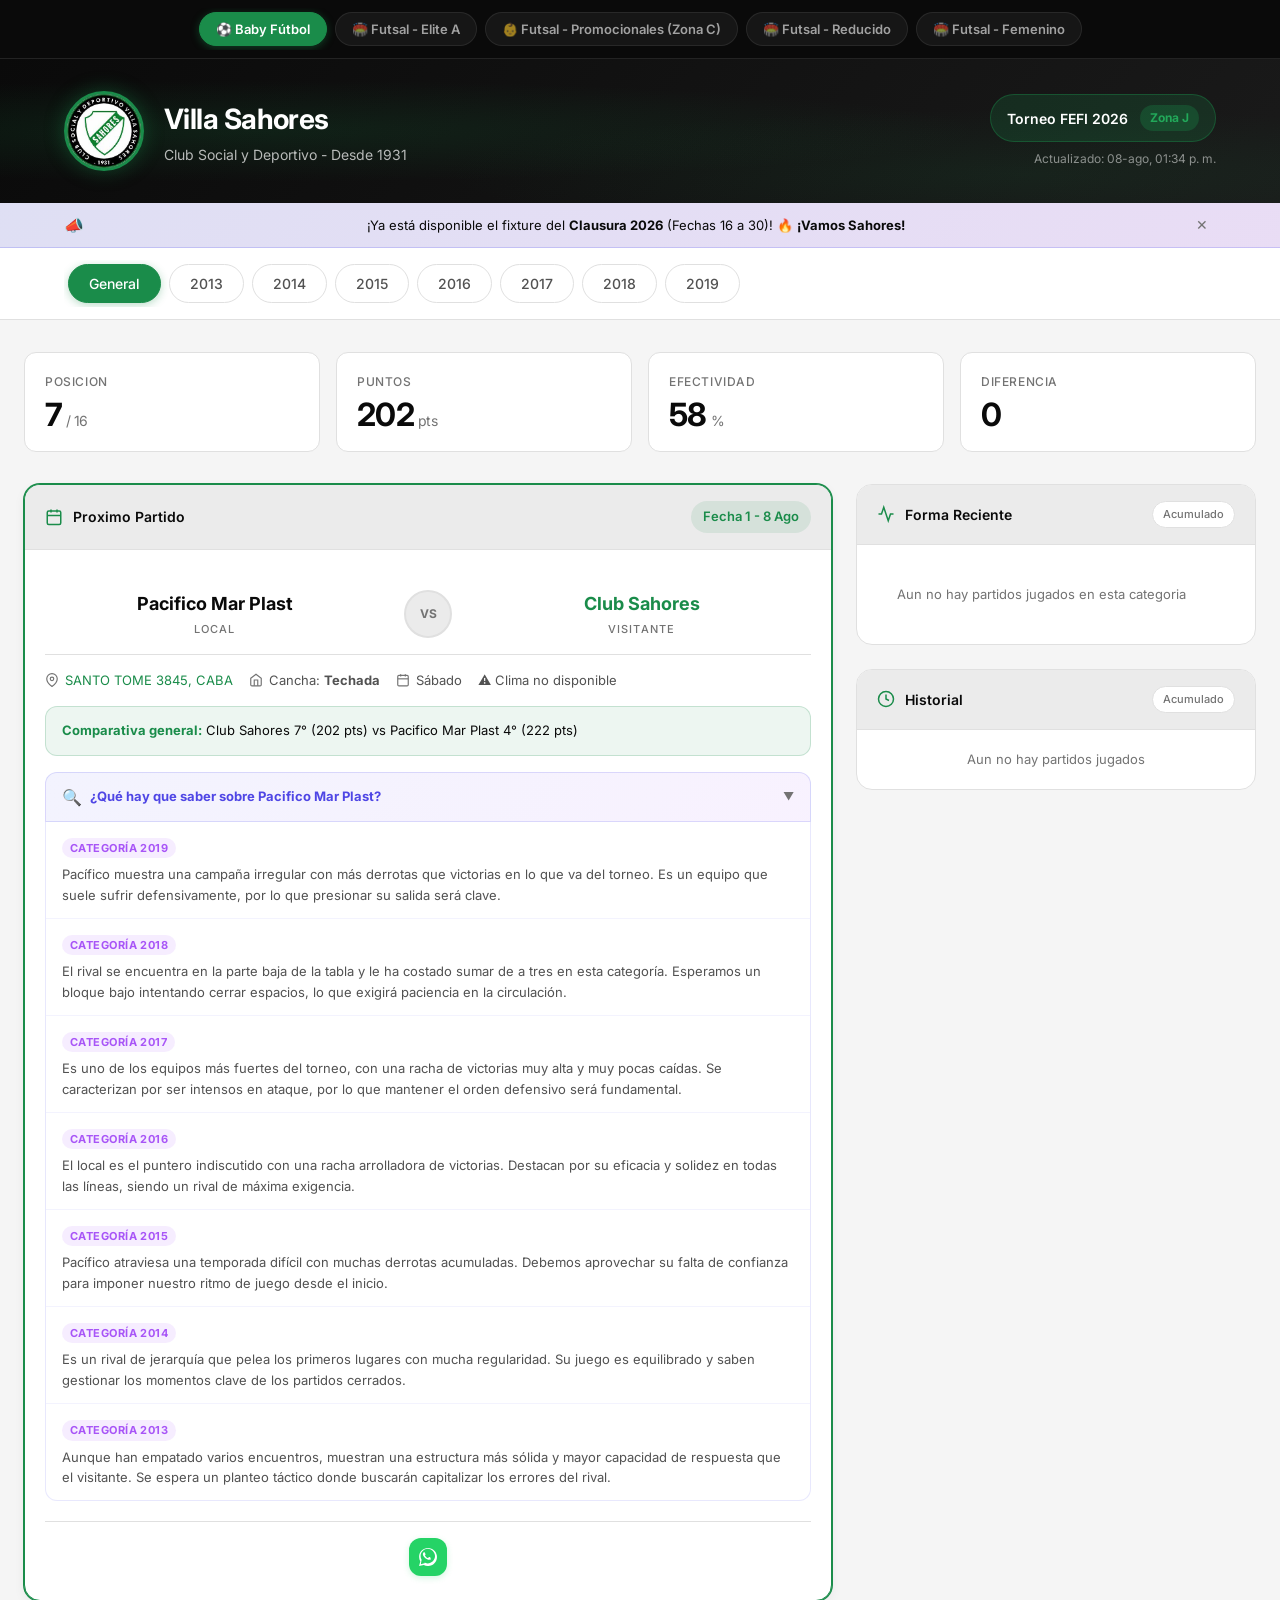
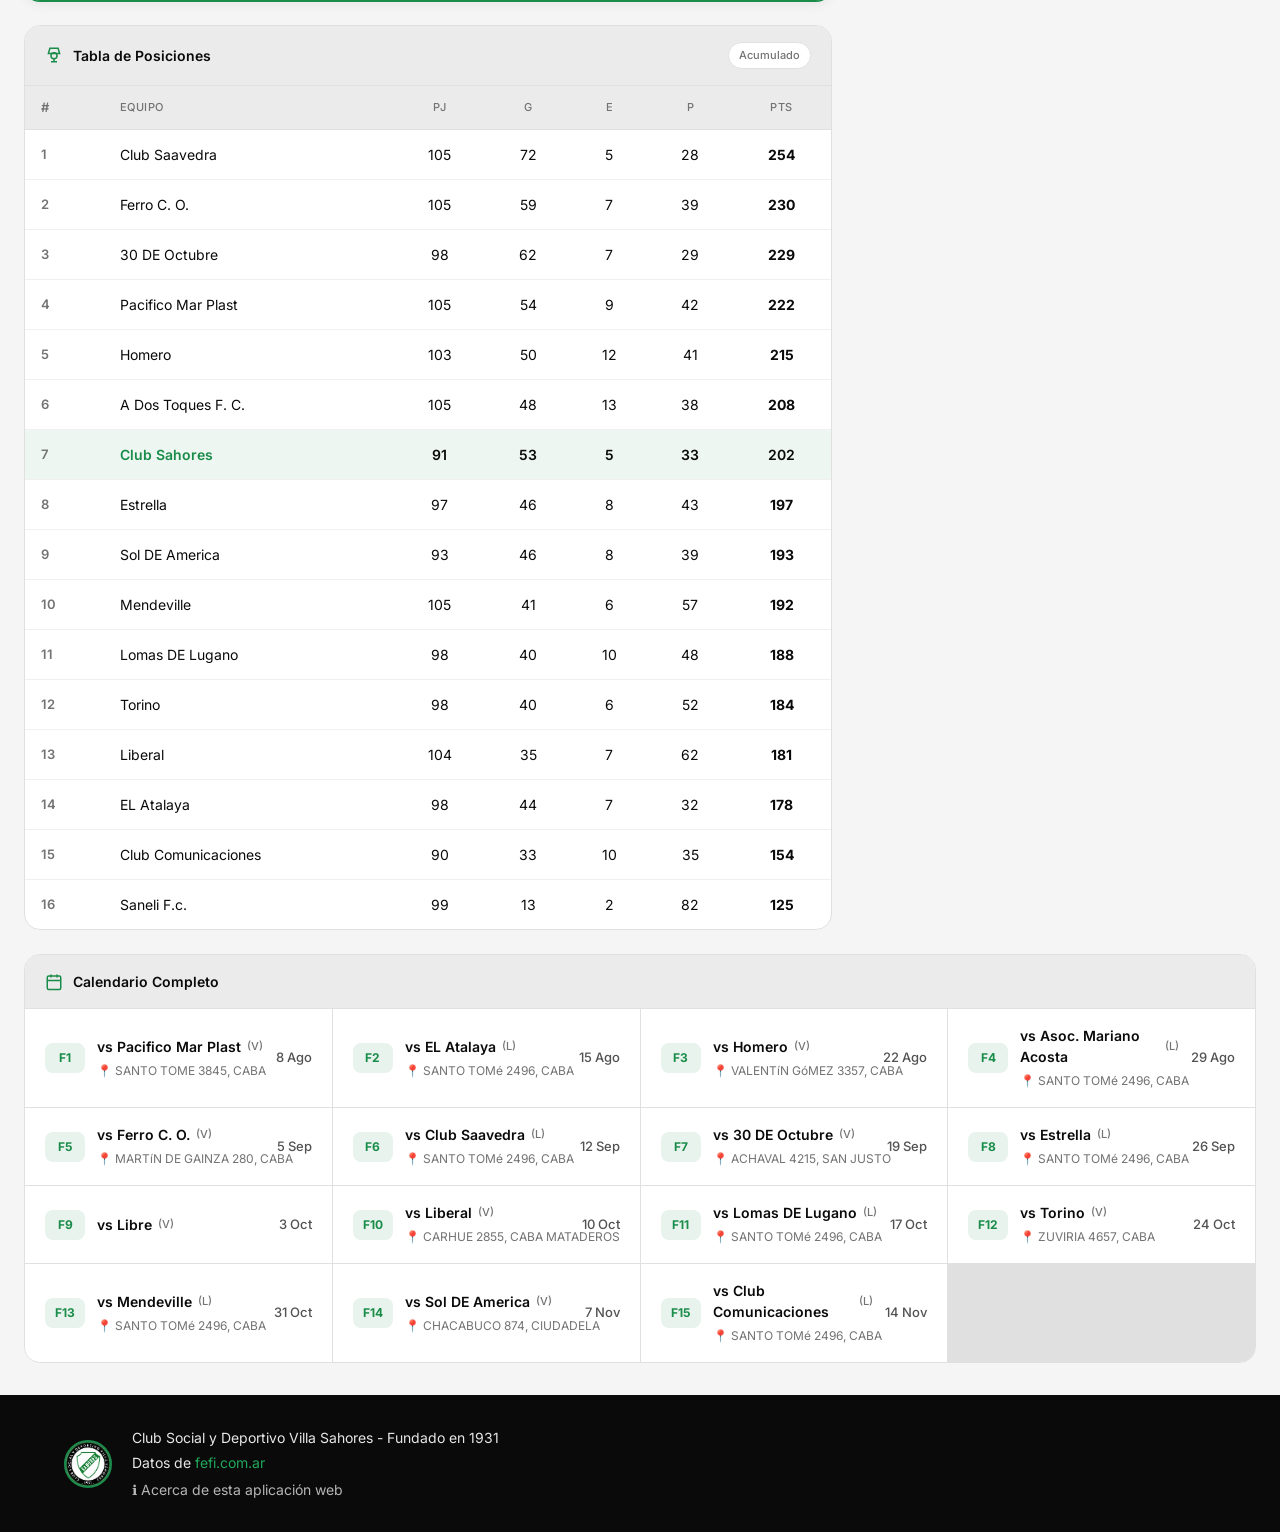
<file: index.html>
<!DOCTYPE html>
<html lang="es-AR">
<head>
  <meta charset="UTF-8">
  <meta name="viewport" content="width=device-width, initial-scale=1.0, viewport-fit=cover">
  <meta name="theme-color" content="#1a8c4a">
  <meta name="description" content="Dashboard del torneo FEFI 2026 - Club Social y Deportivo Villa Sahores, Zona J">
  <title>Villa Sahores - Dashboard Deportivo</title>

  <!-- PWA Manifest -->
  <link rel="manifest" href="manifest.json">

  <!-- iOS PWA (Apple) -->
  <meta name="apple-mobile-web-app-capable" content="yes">
  <meta name="apple-mobile-web-app-status-bar-style" content="default">
  <meta name="apple-mobile-web-app-title" content="Sahores">
  <link rel="apple-touch-icon" href="images/apple-touch-icon.png">
  <link rel="apple-touch-icon" sizes="180x180" href="images/apple-touch-icon.png">

  <!-- Android / General -->
  <link rel="icon" type="image/png" sizes="192x192" href="images/icon-192.png">
  <link rel="icon" type="image/png" sizes="512x512" href="images/icon-512.png">
  <link rel="shortcut icon" href="images/icon-192.png">

  <link rel="preconnect" href="https://fonts.googleapis.com">
  <link rel="preconnect" href="https://fonts.gstatic.com" crossorigin>
  <link href="https://fonts.googleapis.com/css2?family=Inter:wght@400;500;600;700&display=swap" rel="stylesheet">
  <link rel="stylesheet" href="styles.css?v=12">

  <!-- Google tag (gtag.js) -->
  <script async src="https://www.googletagmanager.com/gtag/js?id=G-KBW05P5Q7M"></script>
  <script>
    window.dataLayer = window.dataLayer || [];
    function gtag(){dataLayer.push(arguments);}
    gtag('js', new Date());
    gtag('config', 'G-KBW05P5Q7M');

    // Helper global para trackear eventos personalizados
    window.trackEvent = function(eventName, eventParams) {
      if (typeof gtag === "function") {
        gtag("event", eventName, eventParams);
      } else {
        console.log("Analytics event:", eventName, eventParams);
      }
    };
  </script>
</head>
<body>
  <!-- Sport Selector -->
  <nav class="sport-selector" id="sport-selector">
    <div class="container sport-selector-row">
      <button class="sport-btn active" data-sport="babyfutbol" id="sport-btn-babyfutbol">
        ⚽ Baby Fútbol
      </button>
      <button class="sport-btn" data-sport="futsal" id="sport-btn-futsal">
        🏟️ Futsal - Elite A
      </button>
      <button class="sport-btn" data-sport="futsal-promo" id="sport-btn-futsal-promo">
        👶 Futsal - Promocionales (Zona C)
      </button>
      <button class="sport-btn" data-sport="futsal-reducido" id="sport-btn-futsal-reducido">
        🏟️ Futsal - Reducido
      </button>
      <button class="sport-btn" data-sport="futsal-femenino" id="sport-btn-futsal-femenino">
        🏟️ Futsal - Femenino
      </button>
    </div>
  </nav>

  <!-- Hero Header -->
  <header class="hero">
    <div class="hero-bg"></div>
    <div class="container hero-content">
      <div class="hero-left">
        <img src="images/logo-sahores.jpeg" alt="Escudo Villa Sahores" class="club-logo">
        <div class="hero-text">
          <h1>Villa Sahores</h1>
          <p class="hero-subtitle" id="hero-subtitle">Club Social y Deportivo - Desde 1931</p>
        </div>
      </div>
      <div class="hero-right">
        <div class="tournament-badge" id="tournament-badge">
          <span class="badge-label" id="badge-label">Torneo FEFI 2026</span>
          <span class="badge-zona" id="badge-zona">Zona J</span>
        </div>
        <div class="updated" id="updated"></div>
      </div>
    </div>
  </header>

  <!-- Announcement Banner (FEFI & Futsal) -->
  <div id="announcement-banner" class="announcement-banner" style="display: none;">
    <div class="container announcement-banner-content">
      <span class="announcement-banner-icon" id="announcement-banner-icon">📣</span>
      <span class="announcement-banner-text" id="announcement-banner-text"></span>
      <button class="announcement-banner-close" onclick="closeAnnouncementBanner()" aria-label="Cerrar aviso">✕</button>
    </div>
  </div>

  <!-- Sub Tournament Selector for Futsal Elite A -->
  <div id="sub-tournament-container" class="sub-tournament-container" style="display: none;">
    <div class="container">
      <div class="sub-tournament-selector" id="sub-tournament-selector">
        <button class="sub-tab-btn active" data-sub="elite">🏆 Elite A (Clausura)</button>
        <button class="sub-tab-btn" data-sub="antecedentes">📜 Antecedentes (Apertura Honor B)</button>
      </div>
    </div>
  </div>

  <!-- Navigation Tabs -->
  <nav class="nav-bar">
    <div class="container">
      <div class="cat-selector" id="cat-selector" role="tablist"></div>
    </div>
  </nav>

  <main class="container main-content">
    <!-- Stats Grid -->
    <section class="stats-grid" id="metrics"></section>

    <!-- Two Column Layout -->
    <div class="two-col">
      <!-- Left Column -->
      <div class="col-main">
        <!-- Proximo Partido -->
        <section class="card card-featured" id="next-match-section">
          <div class="card-header">
            <div class="card-title">
              <svg class="icon" viewBox="0 0 24 24" fill="none" stroke="currentColor" stroke-width="2">
                <rect x="3" y="4" width="18" height="18" rx="2" ry="2"></rect>
                <line x1="16" y1="2" x2="16" y2="6"></line>
                <line x1="8" y1="2" x2="8" y2="6"></line>
                <line x1="3" y1="10" x2="21" y2="10"></line>
              </svg>
              <span>Proximo Partido</span>
            </div>
            <span class="card-badge" id="next-match-date"></span>
          </div>
          <div class="match-content">
            <div class="match-teams" id="next-match-teams"></div>
            <div class="match-meta" id="next-match-meta"></div>
            <div class="match-prediction" id="next-match-prediction"></div>
            <div class="match-scouting" id="next-match-scouting"></div>
            <div class="match-actions" id="next-match-actions"></div>
          </div>
        </section>

        <!-- Tabla de Posiciones -->
        <section class="card">
          <div class="card-header">
            <div class="card-title">
              <svg class="icon" viewBox="0 0 24 24" fill="none" stroke="currentColor" stroke-width="2">
                <path d="M8 21h8M12 17v4M6.5 3h11l2 7h-15l2-7z"></path>
                <circle cx="12" cy="13" r="4"></circle>
              </svg>
              <span>Tabla de Posiciones</span>
            </div>
            <span class="card-tag" id="table-cat-tag"></span>
          </div>
          <div class="table-wrapper">
            <table class="standings" id="standings"></table>
          </div>
        </section>

        <!-- Estadísticas de Goleadores y Tarjetas -->
        <section class="card" id="futsal-stats-card" style="display: none;">
          <div class="card-header">
            <div class="card-title">
              <svg class="icon" viewBox="0 0 24 24" fill="none" stroke="currentColor" stroke-width="2">
                <circle cx="12" cy="8" r="7"></circle>
                <path d="M5.5 21l3-8 7 8"></path>
              </svg>
              <span>Estadísticas de Jugadores</span>
            </div>
            <span class="card-tag" id="futsal-stats-cat-tag"></span>
          </div>
          <div class="table-wrapper">
            <table class="standings" id="futsal-stats-table"></table>
          </div>
        </section>
      </div>

      <!-- Right Column -->
      <div class="col-side">
        <!-- Forma Reciente -->
        <section class="card">
          <div class="card-header">
            <div class="card-title">
              <svg class="icon" viewBox="0 0 24 24" fill="none" stroke="currentColor" stroke-width="2">
                <polyline points="22 12 18 12 15 21 9 3 6 12 2 12"></polyline>
              </svg>
              <span>Forma Reciente</span>
            </div>
            <span class="card-tag" id="form-cat-tag"></span>
          </div>
          <div class="form-row" id="form-row"></div>
        </section>

        <!-- Historial -->
        <section class="card">
          <div class="card-header">
            <div class="card-title">
              <svg class="icon" viewBox="0 0 24 24" fill="none" stroke="currentColor" stroke-width="2">
                <circle cx="12" cy="12" r="10"></circle>
                <polyline points="12 6 12 12 16 14"></polyline>
              </svg>
              <span>Historial</span>
            </div>
            <span class="card-tag" id="history-cat-tag"></span>
          </div>
          <div class="history-list" id="history-list"></div>
        </section>
      </div>
    </div>

    <!-- Calendario Full Width -->
    <section class="card">
      <div class="card-header">
        <div class="card-title">
          <svg class="icon" viewBox="0 0 24 24" fill="none" stroke="currentColor" stroke-width="2">
            <rect x="3" y="4" width="18" height="18" rx="2" ry="2"></rect>
            <line x1="16" y1="2" x2="16" y2="6"></line>
            <line x1="8" y1="2" x2="8" y2="6"></line>
            <line x1="3" y1="10" x2="21" y2="10"></line>
          </svg>
          <span>Calendario Completo</span>
        </div>
      </div>
      <div class="schedule-grid" id="schedule"></div>
    </section>
  </main>

  <footer>
    <div class="container">
      <div class="footer-content">
        <img src="images/logo-sahores.jpeg" alt="Villa Sahores" class="footer-logo">
        <div class="footer-text">
          <p>Club Social y Deportivo Villa Sahores - Fundado en 1931</p>
          <p class="footer-credits" id="footer-credits">Datos de <a href="https://fefi.com.ar/2026-torneo-anual-baby-futbol/j/" target="_blank" rel="noopener">fefi.com.ar</a></p>
          <p class="footer-about">
            <a href="acerca-de.html" class="footer-about-link">ℹ️ Acerca de esta aplicación web</a>
          </p>
        </div>
      </div>
    </div>
  </footer>

  <script src="weather.js?v=20"></script>
  <script src="share.js?v=20"></script>
  <script src="futsal_stats.js?v=20"></script>
  <script src="futsal.js?v=20"></script>
  <script src="futsal_reducido.js?v=20"></script>
  <script src="futsal_femenino.js?v=20"></script>
  <script src="app.js?v=20"></script>

  <!-- Desregistrar Service Worker y limpiar cachés -->
  <script>
    if ('serviceWorker' in navigator) {
      navigator.serviceWorker.getRegistrations().then(function(regs) {
        for (var r of regs) { r.unregister(); }
      });
    }
    if ('caches' in window) {
      caches.keys().then(function(keys) {
        for (var k of keys) { caches.delete(k); }
      });
    }
  </script>
</body>
</html>
</file>
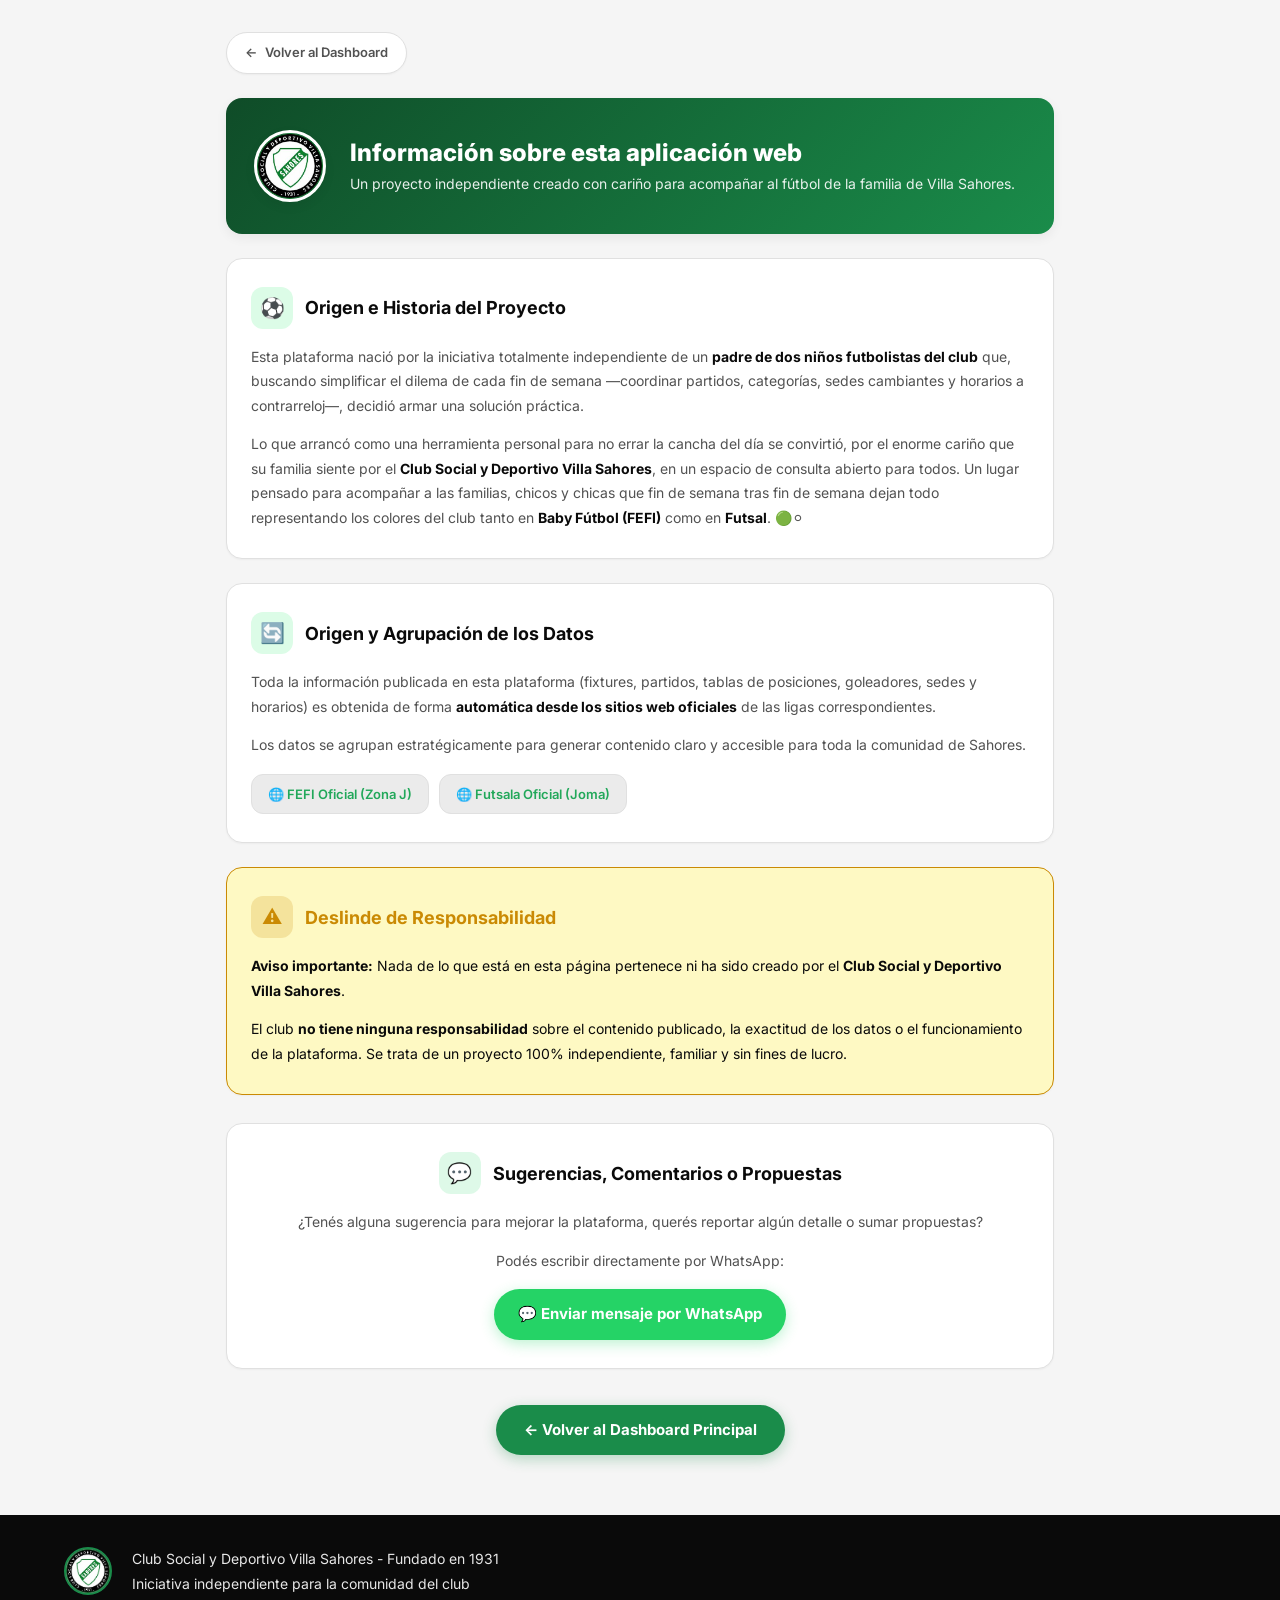
<file: acerca-de.html>
<!DOCTYPE html>
<html lang="es-AR">
<head>
  <meta charset="UTF-8">
  <meta name="viewport" content="width=device-width, initial-scale=1.0">
  <meta name="theme-color" content="#1a8c4a">
  <meta name="description" content="Información sobre la aplicación web del Club Social y Deportivo Villa Sahores">
  <title>Información sobre esta App Web - Villa Sahores</title>
  
  <!-- PWA Manifest & Icons -->
  <link rel="manifest" href="manifest.json">
  <link rel="apple-touch-icon" href="images/apple-touch-icon.png">
  <link rel="apple-touch-icon" sizes="180x180" href="images/apple-touch-icon.png">
  <link rel="icon" type="image/png" sizes="192x192" href="images/icon-192.png">
  <link rel="icon" type="image/png" sizes="512x512" href="images/icon-512.png">
  <link rel="shortcut icon" href="images/icon-192.png">

  <link rel="preconnect" href="https://fonts.googleapis.com">
  <link rel="preconnect" href="https://fonts.gstatic.com" crossorigin>
  <link href="https://fonts.googleapis.com/css2?family=Inter:wght@400;500;600;700;800&display=swap" rel="stylesheet">
  <link rel="stylesheet" href="styles.css?v=12">

  <style>
    .about-container {
      max-width: 860px;
      margin: 0 auto;
      padding: 32px 16px 60px 16px;
      width: 100%;
      box-sizing: border-box;
    }

    .btn-back-wrap {
      margin-bottom: 24px;
    }

    .btn-back {
      display: inline-flex;
      align-items: center;
      gap: 8px;
      background: var(--surface);
      border: 1px solid var(--border);
      color: var(--text-secondary);
      font-size: 13px;
      font-weight: 600;
      padding: 10px 18px;
      border-radius: var(--radius-full);
      text-decoration: none;
      transition: all var(--transition-fast);
      box-shadow: var(--shadow-sm);
    }

    .btn-back:hover {
      background: var(--brand-green);
      color: #ffffff;
      border-color: var(--brand-green);
      transform: translateX(-2px);
    }

    .about-hero-card {
      background: linear-gradient(135deg, #0f4c28 0%, #1a8c4a 100%);
      color: #ffffff;
      border-radius: var(--radius-lg);
      padding: 32px 28px;
      margin-bottom: 24px;
      box-shadow: var(--shadow-md);
      display: flex;
      align-items: center;
      gap: 24px;
    }

    .about-hero-logo {
      width: 72px;
      height: 72px;
      border-radius: 50%;
      object-fit: cover;
      border: 3px solid #ffffff;
      flex-shrink: 0;
      box-shadow: var(--shadow-md);
    }

    .about-hero-text h1 {
      font-size: 24px;
      font-weight: 800;
      color: #ffffff;
      margin: 0 0 6px 0;
      line-height: 1.25;
    }

    .about-hero-text p {
      font-size: 14px;
      color: rgba(255, 255, 255, 0.9);
      margin: 0;
      line-height: 1.4;
    }

    .about-section-card {
      background: var(--surface);
      border: 1px solid var(--border);
      border-radius: var(--radius-lg);
      padding: 28px 24px;
      margin-bottom: 24px;
      box-shadow: var(--shadow-sm);
    }

    .about-section-header {
      display: flex;
      align-items: center;
      gap: 12px;
      margin-bottom: 16px;
    }

    .about-section-icon {
      font-size: 20px;
      width: 42px;
      height: 42px;
      border-radius: var(--radius-md);
      background: var(--success-bg);
      color: var(--success);
      display: flex;
      align-items: center;
      justify-content: center;
      flex-shrink: 0;
    }

    .about-section-title {
      font-size: 18px;
      font-weight: 700;
      color: var(--text);
    }

    .about-section-body {
      font-size: 14px;
      line-height: 1.75;
      color: var(--text-secondary);
    }

    .about-section-body strong {
      color: var(--text);
      font-weight: 700;
    }

    .about-section-body p {
      margin-bottom: 14px;
    }

    .about-section-body p:last-child {
      margin-bottom: 0;
    }

    .about-disclaimer-card {
      background: var(--warning-bg);
      border: 1px solid var(--warning);
      border-radius: var(--radius-lg);
      padding: 28px 24px;
      margin-bottom: 28px;
      box-shadow: var(--shadow-sm);
    }

    .about-disclaimer-card .about-section-icon {
      background: rgba(202, 138, 4, 0.2);
      color: var(--warning);
    }

    .about-disclaimer-card .about-section-title {
      color: var(--warning);
    }

    .about-disclaimer-card .about-section-body {
      color: var(--text);
    }

    .source-badge-list {
      display: flex;
      flex-wrap: wrap;
      gap: 10px;
      margin-top: 16px;
    }

    .source-badge {
      display: inline-flex;
      align-items: center;
      gap: 6px;
      background: var(--bg-alt);
      border: 1px solid var(--border);
      padding: 8px 16px;
      border-radius: var(--radius-md);
      font-size: 13px;
      font-weight: 600;
      color: var(--brand-green-light);
      text-decoration: none;
      transition: all var(--transition-fast);
    }

    .source-badge:hover {
      background: var(--brand-green);
      color: #ffffff;
      border-color: var(--brand-green);
    }

    .about-actions {
      text-align: center;
      margin-top: 36px;
    }

    .btn-main-dashboard {
      display: inline-flex;
      align-items: center;
      justify-content: center;
      gap: 10px;
      background: var(--brand-green);
      color: white;
      font-size: 15px;
      font-weight: 700;
      padding: 14px 28px;
      border-radius: var(--radius-full);
      text-decoration: none;
      box-shadow: 0 4px 14px rgba(26, 140, 74, 0.3);
      transition: all var(--transition-base);
    }

    .btn-main-dashboard:hover {
      background: var(--brand-green-light);
      transform: translateY(-2px);
      box-shadow: 0 6px 20px rgba(26, 140, 74, 0.4);
    }

    .btn-whatsapp-contact {
      display: inline-flex;
      align-items: center;
      justify-content: center;
      gap: 10px;
      background: #25D366;
      color: #ffffff;
      font-size: 15px;
      font-weight: 700;
      padding: 12px 24px;
      border-radius: var(--radius-full);
      text-decoration: none;
      box-shadow: 0 4px 14px rgba(37, 211, 102, 0.3);
      transition: all var(--transition-base);
    }

    .btn-whatsapp-contact:hover {
      background: #128C7E;
      color: #ffffff;
      transform: translateY(-2px);
      box-shadow: 0 6px 20px rgba(37, 211, 102, 0.4);
    }

    @media (max-width: 600px) {
      .about-container {
        padding: 16px 12px 36px 12px;
      }
      .about-hero-card {
        flex-direction: column;
        text-align: center;
        padding: 24px 18px;
        gap: 14px;
      }
      .about-hero-logo {
        width: 64px;
        height: 64px;
      }
      .about-hero-text h1 {
        font-size: 20px;
      }
      .about-section-card,
      .about-disclaimer-card {
        padding: 20px 16px;
      }
      .about-section-title {
        font-size: 16px;
      }
      .about-section-body {
        font-size: 13px;
        line-height: 1.65;
      }
    }
  </style>
</head>
<body>

  <div class="about-container">
    <!-- Back Button -->
    <div class="btn-back-wrap">
      <a href="index.html" class="btn-back">
        <span>←</span> Volver al Dashboard
      </a>
    </div>

    <!-- Hero Card -->
    <div class="about-hero-card">
      <img src="images/logo-sahores.jpeg" alt="Villa Sahores" class="about-hero-logo">
      <div class="about-hero-text">
        <h1>Información sobre esta aplicación web</h1>
        <p>Un proyecto independiente creado con cariño para acompañar al fútbol de la familia de Villa Sahores.</p>
      </div>
    </div>

    <!-- Section 1: Origen del Proyecto -->
    <div class="about-section-card">
      <div class="about-section-header">
        <div class="about-section-icon">⚽</div>
        <h2 class="about-section-title">Origen e Historia del Proyecto</h2>
      </div>
      <div class="about-section-body">
        <p>
          Esta plataforma nació por la iniciativa totalmente independiente de un <strong>padre de dos niños futbolistas del club</strong> que, buscando simplificar el dilema de cada fin de semana —coordinar partidos, categorías, sedes cambiantes y horarios a contrarreloj—, decidió armar una solución práctica.
        </p>
        <p>
          Lo que arrancó como una herramienta personal para no errar la cancha del día se convirtió, por el enorme cariño que su familia siente por el <strong>Club Social y Deportivo Villa Sahores</strong>, en un espacio de consulta abierto para todos. Un lugar pensado para acompañar a las familias, chicos y chicas que fin de semana tras fin de semana dejan todo representando los colores del club tanto en <strong>Baby Fútbol (FEFI)</strong> como en <strong>Futsal</strong>. 🟢⚪
        </p>
      </div>
    </div>

    <!-- Section 2: Fuentes e Información -->
    <div class="about-section-card">
      <div class="about-section-header">
        <div class="about-section-icon">🔄</div>
        <h2 class="about-section-title">Origen y Agrupación de los Datos</h2>
      </div>
      <div class="about-section-body">
        <p>
          Toda la información publicada en esta plataforma (fixtures, partidos, tablas de posiciones, goleadores, sedes y horarios) es obtenida de forma <strong>automática desde los sitios web oficiales</strong> de las ligas correspondientes.
        </p>
        <p>
          Los datos se agrupan estratégicamente para generar contenido claro y accesible para toda la comunidad de Sahores.
        </p>
        <div class="source-badge-list">
          <a href="https://fefi.com.ar/2026-torneo-anual-baby-futbol/j/" target="_blank" rel="noopener" class="source-badge">
            🌐 FEFI Oficial (Zona J)
          </a>
          <a href="https://futsala.ar" target="_blank" rel="noopener" class="source-badge">
            🌐 Futsala Oficial (Joma)
          </a>
        </div>
      </div>
    </div>

    <!-- Section 3: Deslinde de Responsabilidad -->
    <div class="about-disclaimer-card">
      <div class="about-section-header">
        <div class="about-section-icon">⚠️</div>
        <h2 class="about-section-title">Deslinde de Responsabilidad</h2>
      </div>
      <div class="about-section-body">
        <p>
          <strong>Aviso importante:</strong> Nada de lo que está en esta página pertenece ni ha sido creado por el <strong>Club Social y Deportivo Villa Sahores</strong>.
        </p>
        <p>
          El club <strong>no tiene ninguna responsabilidad</strong> sobre el contenido publicado, la exactitud de los datos o el funcionamiento de la plataforma. Se trata de un proyecto 100% independiente, familiar y sin fines de lucro.
        </p>
      </div>
    </div>

    <!-- Section 4: Contacto y Sugerencias -->
    <div class="about-section-card" style="text-align: center;">
      <div class="about-section-header" style="justify-content: center;">
        <div class="about-section-icon" style="background: rgba(37, 211, 102, 0.15); color: #25D366;">💬</div>
        <h2 class="about-section-title">Sugerencias, Comentarios o Propuestas</h2>
      </div>
      <div class="about-section-body">
        <p>
          ¿Tenés alguna sugerencia para mejorar la plataforma, querés reportar algún detalle o sumar propuestas?
        </p>
        <p>
          Podés escribir directamente por WhatsApp:
        </p>
        <div style="margin-top: 16px; display: flex; justify-content: center;">
          <a href="https://wa.me/5491168080953?text=Hola!%20Te%20escribo%20desde%20la%20App%20Web%20de%20Villa%20Sahores%20con%20una%20sugerencia/comentario." target="_blank" rel="noopener" class="btn-whatsapp-contact">
            💬 Enviar mensaje por WhatsApp
          </a>
        </div>
      </div>
    </div>

    <!-- Action Button -->
    <div class="about-actions">
      <a href="index.html" class="btn-main-dashboard">
        <span>← Volver al Dashboard Principal</span>
      </a>
    </div>
  </div>

  <footer>
    <div class="container">
      <div class="footer-content">
        <img src="images/logo-sahores.jpeg" alt="Villa Sahores" class="footer-logo">
        <div class="footer-text">
          <p>Club Social y Deportivo Villa Sahores - Fundado en 1931</p>
          <p class="footer-credits">Iniciativa independiente para la comunidad del club</p>
        </div>
      </div>
    </div>
  </footer>

</body>
</html>
</file>
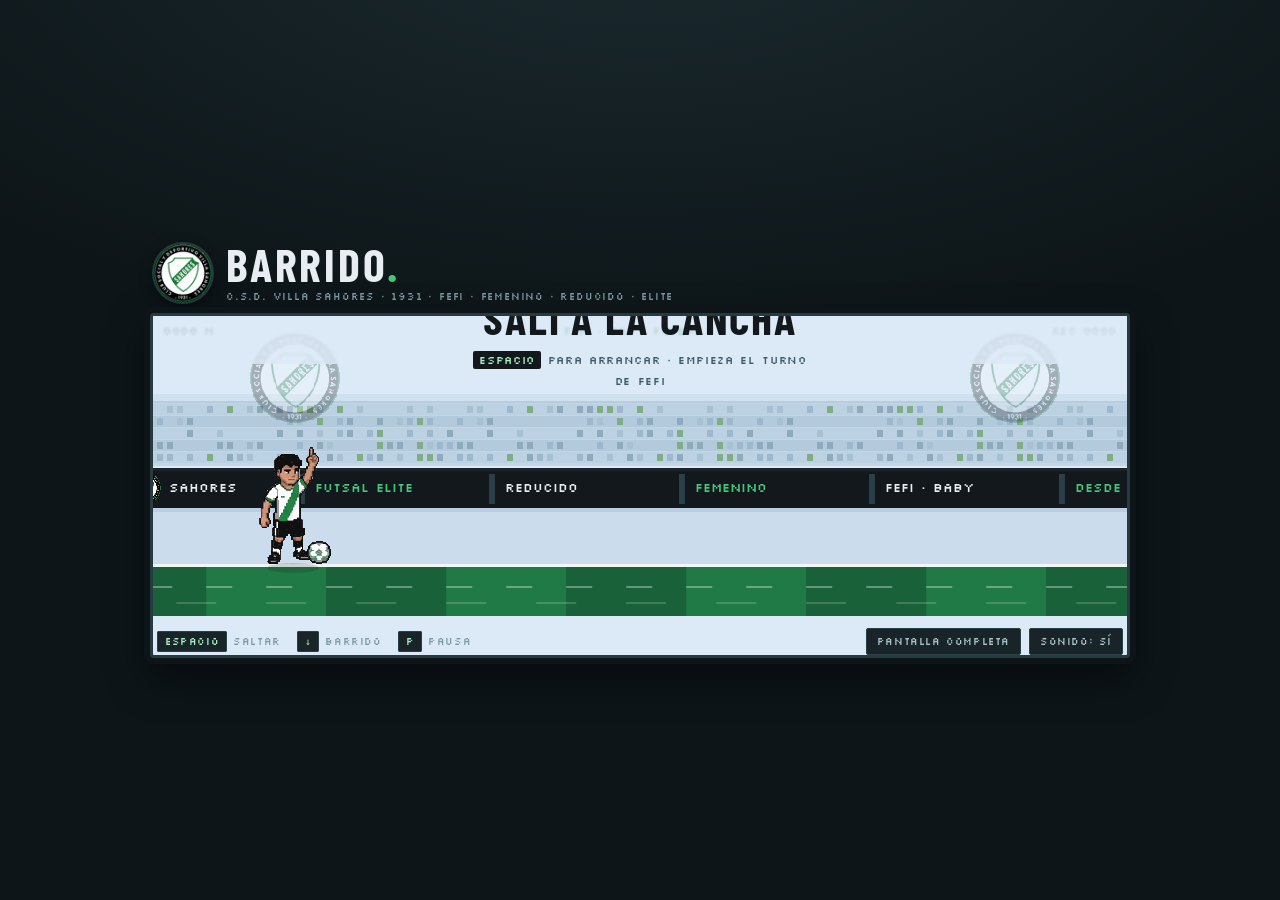
<file: barrido.html>
<!DOCTYPE html>
<html lang="es-AR">
<head>
<meta charset="utf-8">
<meta name="viewport" content="width=device-width, initial-scale=1, viewport-fit=cover">
<title>Barrido — Villa Sahores</title>
<link rel="preconnect" href="https://fonts.googleapis.com">
<link rel="preconnect" href="https://fonts.gstatic.com" crossorigin>
<link href="https://fonts.googleapis.com/css2?family=Silkscreen:wght@400;700&family=Barlow+Condensed:wght@600;700&display=swap" rel="stylesheet">
<style>
  :root{
    --sky:#dceaf7;
    --court:#1f7a45;
    --court-dark:#186139;
    --line:#f2f6f4;
    --ink:#12181c;
    --board:#0d1518;
    --led:#a8f0c4;
    --led-dim:#3d6b51;
    --cone:#e8622a;
    --paper:#e7edf2;
  }
  *{box-sizing:border-box}
  html,body{height:100%}
  body{
    margin:0;
    overscroll-behavior:none;
    -webkit-tap-highlight-color:transparent;
    -webkit-user-select:none;user-select:none;
    background:var(--board);
    background-image:
      radial-gradient(120% 80% at 50% -10%, #1b2a2f 0%, #0d1518 60%);
    color:var(--paper);
    font-family:"Barlow Condensed",system-ui,sans-serif;
    display:flex;
    align-items:center;
    justify-content:center;
    padding:16px;
    min-height:100dvh;
  }

  .cabinet{width:min(980px,100%)}

  /* ---- marquesina / scoreboard ---- */
  .marquee{
    display:flex;align-items:center;gap:14px;
    padding:0 4px 10px;
  }
  .crest{
    width:58px;height:58px;flex:none;border-radius:50%;
    box-shadow:0 0 0 2px #263a41, 0 4px 14px rgba(0,0,0,.5);
  }
  .marquee .txt{display:flex;flex-direction:column;gap:5px;min-width:0}
  .marquee h1{
    margin:0;
    font-family:"Barlow Condensed",sans-serif;
    font-weight:700;
    font-size:clamp(28px,6vw,46px);
    letter-spacing:.06em;
    text-transform:uppercase;
    line-height:.95;
    color:var(--paper);
  }
  .marquee h1 em{font-style:normal;color:#43c97b}
  .marquee p{
    margin:0;
    font-family:"Silkscreen",monospace;
    font-size:10px;
    letter-spacing:.08em;
    color:#7f9aa4;
    text-transform:uppercase;
  }

  .bezel{
    position:relative;
    touch-action:none;
    border:3px solid #263a41;
    border-radius:4px;
    background:var(--sky);
    box-shadow:0 0 0 6px #0d1518, 0 18px 40px rgba(0,0,0,.55);
    overflow:hidden;
  }

  canvas{display:block;width:100%;height:300px;image-rendering:pixelated}

  /* ---- HUD ---- */
  .hud{
    position:absolute;inset:8px 10px auto 10px;
    display:flex;justify-content:space-between;align-items:flex-start;
    font-family:"Silkscreen",monospace;
    font-size:11px;letter-spacing:.05em;
    color:#3c5a68;
    pointer-events:none;
  }
  .hud b{font-weight:400;color:#16323f}
  .hud .turno{color:#0f7a3f;letter-spacing:.06em}
  @media (max-width:560px){ .hud .turno{display:none} }
  .hud .rec{opacity:.65}
  .hud .flash{color:#0f7a3f;opacity:0}
  .hud .flash.on{animation:blip .9s steps(2,end) 3}
  @keyframes blip{0%,49%{opacity:1}50%,100%{opacity:0}}

  /* ---- overlay ---- */
  .curtain{
    position:absolute;inset:0;
    display:grid;place-content:center;justify-items:center;gap:10px;
    text-align:center;
    background:rgba(220,234,247,.82);
    backdrop-filter:blur(1px);
    padding:20px;
  }
  .curtain[hidden]{display:none}
  .curtain .big{
    font-family:"Barlow Condensed",sans-serif;font-weight:700;
    text-transform:uppercase;letter-spacing:.04em;
    font-size:clamp(26px,5.4vw,44px);line-height:1;
    color:#12181c;margin:0;
  }
  .curtain .sub{
    font-family:"Silkscreen",monospace;font-size:11px;letter-spacing:.06em;
    color:#3c5a68;margin:0;max-width:44ch;line-height:1.9;
  }
  .curtain .sub kbd{
    font:inherit;background:#12181c;color:var(--led);
    padding:2px 6px;border-radius:2px;
  }
  .curtain .stat{
    font-family:"Silkscreen",monospace;font-size:12px;color:#12181c;
    margin:0;letter-spacing:.06em;
  }
  .curtain .stat span{color:#0f7a3f}

  /* ---- Guía sutil de zonas táctiles para mobile ---- */
  .touch-zones-guide {
    position: absolute;
    inset: 0;
    pointer-events: none;
    display: flex;
    flex-direction: column;
    justify-content: space-between;
    padding: 30px 10px 10px 10px;
    z-index: 12;
    opacity: 0.85;
  }

  .touch-zone-badge {
    display: inline-flex;
    align-items: center;
    gap: 6px;
    background: rgba(13, 21, 24, 0.75);
    backdrop-filter: blur(4px);
    -webkit-backdrop-filter: blur(4px);
    border: 1px solid rgba(168, 240, 196, 0.35);
    color: var(--led);
    font-family: "Silkscreen", monospace;
    font-size: 10px;
    padding: 4px 10px;
    border-radius: 20px;
    letter-spacing: 0.05em;
    transition: all 0.15s ease;
    box-shadow: 0 2px 8px rgba(0, 0, 0, 0.5);
    width: fit-content;
  }

  .touch-zone-badge.top-zone {
    align-self: flex-start;
  }

  .touch-zone-badge.bottom-zone {
    align-self: flex-start;
  }

  .touch-zone-badge.active {
    background: rgba(67, 201, 123, 0.5);
    border-color: #43c97b;
    color: #ffffff;
    transform: scale(1.08);
    box-shadow: 0 0 14px rgba(67, 201, 123, 0.7);
  }

  @media (hover: hover) and (pointer: fine) {
    .touch-zones-guide {
      display: none;
    }
  }

  /* ---- controls bar ---- */
  .rack{
    display:flex;justify-content:space-between;align-items:center;gap:12px;
    padding:12px 4px 0;
    font-family:"Silkscreen",monospace;font-size:10px;letter-spacing:.06em;
    color:#7f9aa4;flex-wrap:wrap;
  }
  .rack .keys{display:flex;gap:16px;flex-wrap:wrap}
  .rack kbd{
    font:inherit;background:#182428;border:1px solid #2b3f47;
    color:var(--led);padding:3px 7px;border-radius:2px;margin-right:6px;
  }
  .rack button{
    font:inherit;background:#182428;border:1px solid #2b3f47;color:#a9c4cd;
    padding:6px 10px;border-radius:2px;cursor:pointer;letter-spacing:.06em;
  }
  .rack button:hover{border-color:#43c97b;color:#43c97b}
  .rack button:focus-visible,.pad button:focus-visible{outline:2px solid #43c97b;outline-offset:2px}

  /* ---- touch pad ---- */
  .pad{display:none;gap:10px;margin-top:12px;touch-action:none}
  .pad button{
    flex:1;padding:22px 0;font-family:"Silkscreen",monospace;font-size:13px;
    background:#182428;border:1px solid #2b3f47;color:var(--led);
    border-radius:3px;letter-spacing:.08em;touch-action:manipulation;cursor:pointer;
  }
  .pad button:active{background:#22343a}
  @media (pointer:coarse){ .pad{display:flex} .rack .keys{display:none} }

  /* ---- portón: en celular solo se juega apaisado ---- */
  .rotate{
    position:fixed;inset:0;z-index:60;
    background:#0d1518;
    background-image:radial-gradient(120% 90% at 50% 0%, #1b2a2f 0%, #0d1518 65%);
    display:flex;flex-direction:column;align-items:center;justify-content:center;
    gap:20px;padding:28px;text-align:center;
  }
  .rotate[hidden]{display:none}
  .rotate img{
    width:66px;height:66px;border-radius:50%;
    box-shadow:0 0 0 2px #263a41, 0 6px 18px rgba(0,0,0,.6);
  }
  .rotate .big{
    margin:0;font-family:"Barlow Condensed",sans-serif;font-weight:700;
    text-transform:uppercase;letter-spacing:.04em;font-size:clamp(28px,9vw,40px);
    line-height:1;color:var(--paper);
  }
  .rotate .sub{
    margin:0;font-family:"Silkscreen",monospace;font-size:10px;line-height:2.1;
    color:#7f9aa4;max-width:32ch;
  }
  .phone{
    width:44px;height:74px;border:3px solid #43c97b;border-radius:9px;
    position:relative;animation:tilt 2.4s ease-in-out infinite;
  }
  .phone::after{
    content:"";position:absolute;left:50%;bottom:6px;width:16px;height:3px;
    transform:translateX(-50%);background:#43c97b;border-radius:2px;
  }
  @keyframes tilt{0%,28%{transform:rotate(0)}58%,100%{transform:rotate(-90deg)}}

  /* ---- pantallas chicas ---- */
  @media (max-width:600px){
    body{padding:10px 10px 14px;align-items:flex-start}
    .marquee{gap:10px;padding-bottom:8px}
    .marquee h1{font-size:30px}
    .marquee p{font-size:9px;line-height:1.6}
    .crest{width:44px;height:44px}
    .rack{padding-top:10px;justify-content:center}
    .curtain .sub{font-size:10px;line-height:2}
  }
  /* ---- celular acostado: todo el alto para la cancha ---- */
  @media (orientation:landscape) and (max-height:540px){
    body{padding:6px}
    .marquee{padding-bottom:6px}
    .marquee p{display:none}
    .marquee h1{font-size:22px}
    .crest{width:32px;height:32px}
    .pad{display:none}
    .rack{padding-top:6px}
  }
  .cabinet:fullscreen{
    display:flex;flex-direction:column;justify-content:center;
    background:#0d1518;padding:10px;width:100%;height:100%;
  }

  @media (prefers-reduced-motion:reduce){
    .hud .flash.on{animation:none;opacity:1}
    .phone{animation:none;transform:rotate(-90deg)}
  }
</style>
</head>
<body>
<div class="rotate" id="rotate" hidden>
  <img alt="Escudo del Club Social Deportivo Villa Sahores">
  <div class="phone" aria-hidden="true"></div>
  <p class="big">Girá el celular</p>
  <p class="sub">La cancha se juega apaisada. Poné el teléfono en horizontal y salís a jugar.</p>
</div>

<div class="cabinet">

  <div class="marquee">
    <img class="crest" src="[data-uri]" alt="Escudo del Club Social Deportivo Villa Sahores">
    <div class="txt">
      <h1>Barrido<em>.</em></h1>
      <p>C.S.D. Villa Sahores · 1931 · fefi · femenino · reducido · elite</p>
    </div>
  </div>

  <div class="bezel" id="bezel">
    <canvas id="game" width="900" height="300" aria-label="Juego: el jugador corre con la pelota y esquiva obstáculos"></canvas>

    <div class="hud">
      <div><b id="metros">0000</b> M <span class="flash" id="flash"></span></div>
      <div class="turno" id="turno">FEFI · BABY FÚTBOL</div>
      <div class="rec">REC <b id="record">0000</b></div>
    <div class="touch-zones-guide" id="touchGuide">
      <div class="touch-zone-badge top-zone" id="badgeJump">
        <span>⬆️</span> <span>SALTÁ (Tap Arriba)</span>
      </div>
      <div class="touch-zone-badge bottom-zone" id="badgeSlide">
        <span>⬇️</span> <span>BARRÉ (Tap Abajo)</span>
      </div>
    </div>

    <div class="curtain" id="curtain">
      <p class="big" id="cTitle">Salí a la cancha</p>
      <p class="stat" id="cStat" hidden></p>
      <p class="sub" id="cSub"><kbd>ESPACIO</kbd> para arrancar · empieza el turno de FEFI</p>
    </div>
  </div>

  <div class="rack">
    <div class="keys">
      <span><kbd>ESPACIO</kbd>saltar</span>
      <span><kbd>↓</kbd>barrido</span>
      <span><kbd>P</kbd>pausa</span>
    </div>
    <div style="display:flex;gap:8px">
      <button id="fs" type="button">Pantalla completa</button>
      <button id="sound" type="button" aria-pressed="true">Sonido: sí</button>
    </div>
  </div>

  <div class="pad">
    <button id="btnJump" type="button">SALTAR</button>
    <button id="btnSlide" type="button">BARRIDO</button>
  </div>

</div>

<script>
(() => {
"use strict";

/* ================= sprites ================= */
const META = {"run0": [1, 1, 64, 115], "run1": [120, 1, 67, 115], "run2": [239, 1, 55, 114], "run3": [358, 1, 64, 113], "run4": [477, 1, 57, 116], "run5": [596, 1, 65, 118], "run6": [1, 126, 53, 116], "run7": [120, 126, 67, 113], "run8": [239, 126, 66, 116], "run9": [358, 126, 47, 116], "jump": [477, 126, 87, 103], "slide": [596, 126, 117, 76], "hit0": [1, 251, 90, 93], "hit1": [120, 251, 115, 72], "cel0": [239, 251, 71, 119], "cel1": [358, 251, 64, 123], "ball": [477, 251, 22, 21], "badge": [596, 251, 104, 104]};
const IMG = new Image();
IMG.src = "[data-uri]";

/* ================= setup ================= */
const cv  = document.getElementById("game");
const ctx = cv.getContext("2d", { alpha:false });
let  W = 900;                    // ancho lógico (cambia según la pantalla)
let  SCALE = 1;                  // escala horizontal respecto del diseño de 900
const H = 300;
const GROUND = 248;              // línea de piso (y lógico)
const TOUCH = matchMedia("(pointer:coarse)").matches;

const elMetros  = document.getElementById("metros");
const elRecord  = document.getElementById("record");
const elFlash   = document.getElementById("flash");
const elCurtain = document.getElementById("curtain");
const elTitle   = document.getElementById("cTitle");
const elSub     = document.getElementById("cSub");
const elStat    = document.getElementById("cStat");
const elSound   = document.getElementById("sound");
const elTurno   = document.getElementById("turno");

/* La cancha mantiene 300 de alto lógico y estira el ancho según la pantalla:
   en el celular se ve más cuadrada, en la compu bien panorámica. */
function layout(){
  const shell = document.querySelector(".bezel");
  const cabW  = Math.max(240, shell.clientWidth);
  const vh    = window.innerHeight;
  const used  = document.querySelector(".marquee").offsetHeight
              + document.querySelector(".rack").offsetHeight
              + document.querySelector(".pad").offsetHeight + 56;
  const room  = Math.max(140, vh - used);

  let cssH = Math.min(300, room);
  cssH = Math.max(cabW/3.4, Math.min(cabW/1.5, cssH));
  cssH = Math.max(108, cssH);

  W = Math.max(380, Math.min(1100, Math.round(H * cabW / cssH)));
  SCALE = W / 900;

  cv.style.height = Math.round(cssH) + "px";
  const dpr = Math.min(window.devicePixelRatio || 1, 2);
  cv.width  = Math.round(W * dpr);
  cv.height = Math.round(H * dpr);
  ctx.setTransform(dpr,0,0,dpr,0,0);
  ctx.imageSmoothingEnabled = false;

  P.x = Math.max(64, Math.round(126 * SCALE));
}
let relayout;
function scheduleLayout(){ clearTimeout(relayout); relayout = setTimeout(layout, 80); }
window.addEventListener("resize", scheduleLayout);
window.addEventListener("orientationchange", scheduleLayout);
if (window.visualViewport) window.visualViewport.addEventListener("resize", scheduleLayout);

function spr(name, cx, bottom, scale=1, flip=false, rot=0){
  const f = META[name]; if(!f) return;
  const w = f[2]*scale, h = f[3]*scale;
  ctx.save();
  ctx.translate(cx, bottom);
  if (rot) ctx.rotate(rot);
  if (flip) ctx.scale(-1,1);
  ctx.drawImage(IMG, f[0],f[1],f[2],f[3], -w/2, -h, w, h);
  ctx.restore();
}

/* ================= audio ================= */
let AC = null, muted = false;
function ac(){
  if(!AC){ try{ AC = new (window.AudioContext||window.webkitAudioContext)(); }catch(e){} }
  if (AC && AC.state === "suspended") AC.resume().catch(()=>{});
  return AC;
}
function beep(freq, dur, type="square", vol=.05, slide=0){
  if (muted) return; const a = ac(); if(!a) return;
  const o = a.createOscillator(), g = a.createGain();
  o.type = type; o.frequency.setValueAtTime(freq, a.currentTime);
  if (slide) o.frequency.exponentialRampToValueAtTime(Math.max(40,freq+slide), a.currentTime+dur);
  g.gain.setValueAtTime(vol, a.currentTime);
  g.gain.exponentialRampToValueAtTime(.0001, a.currentTime+dur);
  o.connect(g).connect(a.destination); o.start(); o.stop(a.currentTime+dur);
}
function noise(dur=.18, vol=.05){
  if (muted) return; const a = ac(); if(!a) return;
  const n = Math.floor(a.sampleRate*dur);
  const buf = a.createBuffer(1,n,a.sampleRate), d = buf.getChannelData(0);
  for(let i=0;i<n;i++) d[i] = (Math.random()*2-1) * (1-i/n);
  const s = a.createBufferSource(); s.buffer = buf;
  const g = a.createGain(); g.gain.value = vol;
  const f = a.createBiquadFilter(); f.type="bandpass"; f.frequency.value=900;
  s.connect(f).connect(g).connect(a.destination); s.start();
}
elSound.addEventListener("click", () => {
  muted = !muted;
  elSound.textContent = "Sonido: " + (muted ? "no" : "sí");
  elSound.setAttribute("aria-pressed", String(!muted));
});

/* ================= fondo ================= */
const rnd = (s) => { s = Math.sin(s*127.1)*43758.5453; return s - Math.floor(s); };

// tribuna pre-renderizada y tileada
const stand = document.createElement("canvas");
stand.width = 300; stand.height = 150;
{
  const c = stand.getContext("2d");
  c.fillStyle = "#dceaf7"; c.fillRect(0,0,300,150);
  c.fillStyle = "#c2d6e6"; c.fillRect(0,84,300,66);
  for (let r=0;r<5;r++){
    const y = 88 + r*12;
    c.fillStyle = r%2 ? "#b3cadd" : "#bcd2e3"; c.fillRect(0,y,300,11);
    for (let i=0;i<300;i+=10){
      const v = rnd(r*31+i);
      if (v < .55) continue;
      c.fillStyle = v > .93 ? "#7fae86" : v > .82 ? "#9db8cc" : v > .7 ? "#a7c0d2" : "#8fa9bd";
      c.fillRect(i+2, y+2, 6, 7);
    }
  }
  // techo
  c.fillStyle = "#cfe0ee"; c.fillRect(0,78,300,7);
  c.fillStyle = "#b7cddf"; c.fillRect(0,85,300,2);
}

const ADS = ["VILLA SAHORES", "FUTSAL ELITE", "REDUCIDO", "FEMENINO",
             "FEFI · BABY", "DESDE 1931", "VAMOS SAHORES"];

const TURNOS = [
  ["FEFI · BABY FÚTBOL", 0],
  ["FUTSAL FEMENINO",  250],
  ["FUTSAL REDUCIDO",  600],
  ["FUTSAL ELITE",    1000]
];

function badge(cx, cy, size){
  const f = META.badge;
  ctx.drawImage(IMG, f[0],f[1],f[2],f[3], cx-size/2, cy-size/2, size, size);
}

function drawBackground(scroll){
  // cielo
  ctx.fillStyle = "#dceaf7"; ctx.fillRect(0,0,W,GROUND);
  // tribuna (parallax lento)
  const o1 = -((scroll*0.12) % 300);
  for (let x = o1; x < W; x += 300) ctx.drawImage(stand, x, 0);
  // escudo pintado sobre el paredón de la tribuna
  const o0 = -((scroll*0.12) % 720);
  ctx.globalAlpha = .26;
  for (let x = o0; x < W; x += 720) badge(x + 150, 62, 92);
  ctx.globalAlpha = 1;

  // cartelería
  ctx.fillStyle = "#12181c"; ctx.fillRect(0,152,W,40);
  ctx.fillStyle = "#1a2429"; ctx.fillRect(0,152,W,3);
  ctx.font = "13px Silkscreen, monospace";
  ctx.textBaseline = "middle";
  const step = 190, o2 = -((scroll*0.42) % step);
  const cols = Math.ceil(W/step) + 2, base = Math.floor((scroll*0.42)/step);
  for (let i = -1; i < cols; i++){
    const bx = o2 + i*step;
    const k = (((base + i) % ADS.length) + ADS.length) % ADS.length;
    if (k === 0){
      badge(bx + 20, 172, 32);
      ctx.fillStyle = "#e7edf2";
      ctx.fillText("SAHORES", bx + 44, 172);
    } else {
      ctx.fillStyle = k % 2 ? "#43c97b" : "#e7edf2";
      ctx.fillText(ADS[k], bx, 172);
    }
    ctx.fillStyle = "#2b3f47"; ctx.fillRect(bx - 16, 158, 6, 30);
  }
  // pared de fondo + piso lejano
  ctx.fillStyle = "#cbdced"; ctx.fillRect(0,192,W,GROUND-192);
  ctx.fillStyle = "#b9cee2"; ctx.fillRect(0,192,W,4);

  // piso
  ctx.fillStyle = "#1f7a45"; ctx.fillRect(0,GROUND,W,H-GROUND);
  ctx.fillStyle = "#186139";
  const bandW = 120, o3 = -((scroll) % (bandW*2));
  for (let x = o3; x < W; x += bandW*2) ctx.fillRect(x, GROUND, bandW, H-GROUND);
  // línea de cal
  ctx.fillStyle = "#f2f6f4"; ctx.fillRect(0,GROUND,W,3);
  // marcas del parquet
  ctx.fillStyle = "rgba(242,246,244,.35)";
  const o4 = -((scroll*1.0) % 60);
  for (let x = o4; x < W; x += 60) ctx.fillRect(x, GROUND+22, 26, 2);
  ctx.fillStyle = "rgba(242,246,244,.18)";
  const o5 = -((scroll*1.0) % 90);
  for (let x = o5; x < W; x += 90) ctx.fillRect(x, GROUND+38, 40, 2);
}

/* ================= obstáculos ================= */
function cone(x, base, h){
  const w = h*0.8;
  ctx.fillStyle = "#12181c";
  ctx.beginPath(); ctx.moveTo(x, base-h-2); ctx.lineTo(x+w/2+2, base); ctx.lineTo(x-w/2-2, base); ctx.fill();
  ctx.fillStyle = "#e8622a";
  ctx.beginPath(); ctx.moveTo(x, base-h); ctx.lineTo(x+w/2, base-2); ctx.lineTo(x-w/2, base-2); ctx.fill();
  ctx.fillStyle = "#f6f1e7";
  const y = base - h*0.45, hw = (w/2)*(h*0.45/h)*0.98;
  ctx.fillRect(x-hw*0.92, y, hw*1.84, Math.max(3,h*0.14));
  ctx.fillStyle = "#12181c"; ctx.fillRect(x-w/2-4, base-3, w+8, 4);
  ctx.fillStyle = "#c9491a"; ctx.fillRect(x-w/2-3, base-3, w+6, 3);
}

function hurdle(x, base, w, h){
  ctx.fillStyle = "#12181c";
  ctx.fillRect(x-w/2, base-h-4, w, 8);
  ctx.fillRect(x-w/2, base-h, 5, h);
  ctx.fillRect(x+w/2-5, base-h, 5, h);
  ctx.fillStyle = "#f6f1e7"; ctx.fillRect(x-w/2+2, base-h-2, w-4, 4);
  ctx.fillStyle = "#43c97b"; ctx.fillRect(x-w/2+2, base-h+2, w-4, 4);
  ctx.fillStyle = "#e7edf2"; ctx.fillRect(x-w/2+1, base-h+8, 3, h-8);
  ctx.fillRect(x+w/2-4, base-h+8, 3, h-8);
}

function crossbar(x, bottom, w){
  // travesaño colgado: hay que barrerse por abajo
  ctx.fillStyle = "#12181c"; ctx.fillRect(x-5, 0, 10, bottom-18);
  ctx.fillStyle = "#e7edf2"; ctx.fillRect(x-3, 0, 6, bottom-18);
  ctx.fillStyle = "#12181c"; ctx.fillRect(x-w/2-3, bottom-22, w+6, 24);
  ctx.fillStyle = "#e7edf2"; ctx.fillRect(x-w/2, bottom-19, w, 6);
  ctx.fillStyle = "#43c97b"; ctx.fillRect(x-w/2, bottom-13, w, 4);
  ctx.strokeStyle = "rgba(18,24,28,.55)"; ctx.lineWidth = 1;
  for (let i=-w/2+4; i<w/2; i+=8){
    ctx.beginPath(); ctx.moveTo(x+i, bottom-9); ctx.lineTo(x+i, bottom-1); ctx.stroke();
  }
  for (let j=bottom-9; j<=bottom-1; j+=4){
    ctx.beginPath(); ctx.moveTo(x-w/2+1, j); ctx.lineTo(x+w/2-1, j); ctx.stroke();
  }
}

function makeObstacle(id, x){
  switch(id){
    case "cono1": return { id, x, w:34, boxes:[[-14,-34,28,34]] };
    case "cono2": return { id, x, w:66, boxes:[[-32,-32,26,32],[2,-36,28,36]] };
    case "cono3": return { id, x, w:100,boxes:[[-48,-30,24,30],[-12,-38,26,38],[24,-30,24,30]] };
    case "valla": return { id, x, w:58, boxes:[[-29,-48,58,48]] };
    case "pelota":{
      const alt = 68 + Math.floor(rndf()*17);       // 68..84 sobre el piso
      return { id, x, w:38, alt, spin:0, extra:70, boxes:[[-17,-alt-17,34,34]] };
    }
    case "trave": return { id, x, w:80, boxes:[] };
  }
}

function drawObstacle(o){
  switch(o.id){
    case "cono1": cone(o.x, GROUND, 34); break;
    case "cono2": cone(o.x-19, GROUND, 32); cone(o.x+16, GROUND, 36); break;
    case "cono3": cone(o.x-36, GROUND, 30); cone(o.x, GROUND, 38); cone(o.x+36, GROUND, 30); break;
    case "valla": hurdle(o.x, GROUND, 58, 48); break;
    case "pelota": {
      spr("ball", o.x, GROUND-o.alt+17, 1.55, false, o.spin);
      ctx.fillStyle = "rgba(18,24,28,.10)";
      ctx.beginPath(); ctx.ellipse(o.x+6, GROUND+3, 16, 4, 0, 0, 6.284); ctx.fill();
      break;
    }
    case "trave": crossbar(o.x, GROUND-54, 80); break;
  }
}

function obstacleBoxes(o){
  if (o.id === "trave") return [[o.x-42, 0, 84, GROUND-54]];
  return o.boxes.map(b => [o.x+b[0], GROUND+b[1], b[2], b[3]]);
}

/* ================= estado ================= */
let rndSeed = 1;
function rndf(){ rndSeed = (rndSeed*1664525 + 1013904223) % 4294967296; return rndSeed/4294967296; }

const P = {
  x: 130, y: 0, vy: 0,
  state: "run", frame: 0, t: 0,
  slideT: 0, coyote: 0, buffer: 0, dead: false, deadT: 0
};
const GRAV = 2450, JUMP_V = -735, SLIDE_TIME = .32, SLIDE_MAX = 1.5;

let obstacles = [], dust = [], scroll = 0, dist = 0, speed = 0, spawnIn = 0;
let mode = "ready", record = 0, shake = 0, nextMile = 100, flashT = 0;
let turnoIdx = 0, turnoT = 0;
let gated = false, resumeCount = 0;
let ball = { x: 0, y: 0, rot: 0 };

function reset(){
  P.y = 0; P.vy = 0; P.state = "run"; P.frame = 0; P.t = 0;
  P.slideT = 0; P.slideMax = 0; P.coyote = 0; P.buffer = 0; P.dead = false; P.deadT = 0;
  slideHeld = false; slideLock = false;
  obstacles = []; dust = []; dist = 0; speed = 340; spawnIn = 420;
  shake = 0; nextMile = 100; flashT = 0;
  turnoIdx = 0; turnoT = 0; elTurno.textContent = TURNOS[0][0];
  ball.x = P.x + 34; ball.y = 0; ball.rot = 0;
}

/* ================= input ================= */
let slideHeld = false, slideLock = false, paused = false;

function beginSlide(){
  P.state = "slide"; P.slideT = SLIDE_TIME; P.slideMax = SLIDE_MAX;
  noise(.2,.045);
}
function pressJump(){
  if (gated) return;
  if (mode === "ready"){ start(); return; }
  if (mode === "over"){ if (P.deadT > .5) start(); return; }
  if (mode !== "play") return;
  P.buffer = .12;
}
function releaseJump(){ if (P.vy < -190) P.vy = -190; }   // salto variable
function pressSlide(){
  if (gated) return;
  if (mode !== "play"){ pressJump(); return; }
  slideHeld = true;
  if (P.y > 0) P.vy += 950;                                // caída rápida
  else if (P.state !== "slide" && !slideLock) beginSlide();
}
function releaseSlide(){ slideHeld = false; slideLock = false; }

const KEY_JUMP  = ["Space","ArrowUp","KeyW","Enter"];
const KEY_SLIDE = ["ArrowDown","KeyS"];
addEventListener("keydown", e => {
  if (KEY_JUMP.includes(e.code) || KEY_SLIDE.includes(e.code)) e.preventDefault();
  if (e.repeat) return;
  if (KEY_JUMP.includes(e.code))  pressJump();
  if (KEY_SLIDE.includes(e.code)) pressSlide();
  if (e.code === "KeyP" && mode === "play") paused = !paused;
});
addEventListener("keyup", e => {
  if (KEY_JUMP.includes(e.code))  releaseJump();
  if (KEY_SLIDE.includes(e.code)) releaseSlide();
});

/* Dedos: mitad de arriba = saltar, mitad de abajo = barrido.
   Se sostiene mientras el dedo esté apoyado y admite las dos cosas a la vez. */
const bezel = document.getElementById("bezel");
const zone = new Map();
function grab(id, kind){
  zone.set(id, kind);
  if (kind === "slide") {
    pressSlide();
    const b = document.getElementById("badgeSlide");
    if (b) { b.classList.add("active"); setTimeout(() => b.classList.remove("active"), 220); }
  } else {
    pressJump();
    const b = document.getElementById("badgeJump");
    if (b) { b.classList.add("active"); setTimeout(() => b.classList.remove("active"), 220); }
  }
}
function drop(e){
  const k = zone.get(e.pointerId); if (!k) return;
  zone.delete(e.pointerId);
  (k === "slide" ? releaseSlide : releaseJump)();
}
bezel.addEventListener("pointerdown", e => {
  e.preventDefault();
  try { bezel.setPointerCapture(e.pointerId); } catch(_){}
  const r = bezel.getBoundingClientRect();
  const abajo = (e.clientY - r.top) / r.height > .55;
  grab(e.pointerId, abajo && mode === "play" ? "slide" : "jump");
});
["pointerup","pointercancel"].forEach(t => bezel.addEventListener(t, drop));
bezel.addEventListener("contextmenu", e => e.preventDefault());

function bindHold(el, kind){
  el.addEventListener("pointerdown", e => {
    e.preventDefault();
    try { el.setPointerCapture(e.pointerId); } catch(_){}
    grab(e.pointerId, kind);
  });
  ["pointerup","pointercancel","pointerleave"].forEach(t => el.addEventListener(t, drop));
}
bindHold(document.getElementById("btnJump"),  "jump");
bindHold(document.getElementById("btnSlide"), "slide");
document.addEventListener("visibilitychange", () => { if (document.hidden) paused = true; });

/* ================= flujo ================= */
function start(){
  reset(); mode = "play"; paused = false;
  elCurtain.hidden = true;
  beep(520,.07); setTimeout(()=>beep(780,.09),80);
}
function gameOver(){
  mode = "over"; P.dead = true; P.deadT = 0; P.state = "hit"; shake = 14;
  noise(.3,.07); beep(220,.25,"sawtooth",.05,-120);
  const m = Math.floor(dist/40);
  const nuevo = m > record;
  if (nuevo) record = m;
  elTitle.textContent = nuevo ? "¡Récord de Sahores!" : "Te barrieron";
  elStat.hidden = false;
  elStat.innerHTML = nuevo
    ? `<span>${pad(m)}</span> M · nuevo récord`
    : `${pad(m)} M · récord ${pad(record)}`;
  elSub.innerHTML = TOUCH ? "Tocá la cancha para la revancha"
                          : '<kbd>ESPACIO</kbd> para la revancha';
  elCurtain.hidden = false;
  elRecord.textContent = pad(record);
}
const pad = n => String(Math.max(0,Math.floor(n))).padStart(4,"0");

/* ================= spawn ================= */
function spawn(){
  const m = Math.floor(dist/40);
  const pool = ["cono1","cono1","cono2","valla"];
  if (m > TURNOS[1][1]) pool.push("cono3","pelota");
  if (m > TURNOS[2][1]) pool.push("pelota","trave");
  if (m > TURNOS[3][1]) pool.push("trave","cono3");
  const id = pool[Math.floor(rndf()*pool.length)];
  const last = obstacles[obstacles.length-1];
  const o = makeObstacle(id, W + 60);
  obstacles.push(o);
  // separación segura: alcanza para caer y volver a saltar
  const base = speed * (id === "trave" || id === "pelota" ? .95 : .82);
  spawnIn = base + rndf() * (250 - Math.min(140, m*0.22)) * SCALE;
  if (last && (last.id==="pelota"||last.id==="trave") && (id==="pelota"||id==="trave")) spawnIn += 160 * SCALE;
}

/* ================= colisión ================= */
function playerBox(){
  if (P.state === "slide") return [P.x-26, GROUND-P.y-40, 56, 40];
  if (P.y > 4)            return [P.x-15, GROUND-P.y-78, 30, 78];
  return [P.x-15, GROUND-P.y-86, 30, 86];
}
const hit = (a,b) => a[0] < b[0]+b[2] && a[0]+a[2] > b[0] && a[1] < b[1]+b[3] && a[1]+a[3] > b[1];

/* ================= update ================= */
function update(dt){
  if (gated) return;
  if (mode === "over"){ P.deadT += dt; shake = Math.max(0, shake - dt*40); return; }
  if (mode !== "play") { scroll += 60*dt; return; }

  const vspeed = Math.min(760, 340 + dist*0.021);   // ritmo "de diseño"
  speed = vspeed * SCALE;                            // px reales de esta pantalla
  const dx = speed * dt;
  dist += vspeed * dt; scroll += dx;
  spawnIn -= dx;
  if (spawnIn <= 0) spawn();

  // metros
  const m = Math.floor(dist/40);
  elMetros.textContent = pad(m);
  if (m >= nextMile){
    nextMile += 100; flashT = 1.6;
    elFlash.textContent = "+100";
    elFlash.classList.remove("on"); void elFlash.offsetWidth; elFlash.classList.add("on");
    beep(880,.08); setTimeout(()=>beep(1180,.1),90);
  }
  if (flashT > 0 && (flashT -= dt) <= 0) elFlash.classList.remove("on");

  // turnos del club: se corre una categoría por tramo
  let ti = 0;
  for (let i = 0; i < TURNOS.length; i++) if (m >= TURNOS[i][1]) ti = i;
  if (ti !== turnoIdx){
    turnoIdx = ti; turnoT = 2.4;
    elTurno.textContent = TURNOS[ti][0];
    beep(640,.09); setTimeout(()=>beep(860,.09),110); setTimeout(()=>beep(1080,.14),220);
  }
  if (turnoT > 0) turnoT -= dt;

  // salto
  P.buffer = Math.max(0, P.buffer - dt);
  P.coyote = P.y <= 0 ? .09 : Math.max(0, P.coyote - dt);
  if (P.buffer > 0 && (P.y <= 0 || P.coyote > 0)){
    if (P.state === "slide"){ P.state = "run"; slideLock = true; }
    P.vy = JUMP_V; P.y += 1; P.buffer = 0; P.coyote = 0;
    beep(660,.09,"square",.045,220);
    for (let i=0;i<5;i++) dust.push({x:P.x-6+rndf()*14, y:GROUND, vx:-60-rndf()*80, vy:-30*rndf(), t:.35});
  }
  if (P.y > 0 || P.vy < 0){
    P.vy += GRAV*dt; P.y -= P.vy*dt;
    if (P.y <= 0){
      if (P.vy > 200) for (let i=0;i<6;i++) dust.push({x:P.x-8+rndf()*18, y:GROUND, vx:-70-rndf()*90, vy:-20-40*rndf(), t:.4});
      P.y = 0; P.vy = 0;
    }
  }

  // barrido
  if (P.state === "slide"){
    P.slideT -= dt; P.slideMax -= dt;
    if (rndf() < .5) dust.push({x:P.x-30, y:GROUND, vx:-90-rndf()*110, vy:-15-30*rndf(), t:.4});
    if (P.y > 0) P.state = "run";
    else if (P.slideMax <= 0){ P.state = "run"; slideLock = true; }
    else if (P.slideT <= 0 && !slideHeld) P.state = "run";
  } else if (P.y > 0) P.state = "jump";
  else if (slideHeld && !slideLock) beginSlide();
  else P.state = "run";

  // animación de carrera
  P.t += dt * (speed/300);
  if (P.state === "run") P.frame = Math.floor(P.t*13) % 10;

  // pelota
  const targetY = P.state === "slide" ? 6 : P.y * .92;
  ball.y += (targetY - ball.y) * Math.min(1, dt*9);
  const off = P.state === "slide" ? 46 : 34;
  ball.x += ((P.x + off) - ball.x) * Math.min(1, dt*8);
  ball.rot += (speed/16) * dt;

  // obstáculos
  for (const o of obstacles){
    o.x -= dx + (o.extra ? o.extra*dt : 0);
    if (o.id === "pelota") o.spin -= dt*9;
  }
  obstacles = obstacles.filter(o => o.x > -140);

  // partículas
  for (const d of dust){ d.x += d.vx*dt; d.y += d.vy*dt; d.vy += 120*dt; d.t -= dt; }
  dust = dust.filter(d => d.t > 0);

  // colisión
  const pb = playerBox();
  for (const o of obstacles){
    for (const b of obstacleBoxes(o)){
      if (hit(pb, [b[0]+3, b[1]+3, b[2]-6, b[3]-6])) { gameOver(); return; }
    }
  }
  shake = Math.max(0, shake - dt*40);
}

/* ================= render ================= */
function render(){
  ctx.save();
  if (shake > .3) ctx.translate((rndf()-.5)*shake, (rndf()-.5)*shake*.6);

  drawBackground(scroll);
  for (const o of obstacles) drawObstacle(o);

  // sombra del jugador
  const sh = 1 - Math.min(.7, P.y/160);
  ctx.fillStyle = `rgba(18,24,28,${.16*sh})`;
  ctx.beginPath(); ctx.ellipse(P.x+4, GROUND+4, 26*sh, 5*sh, 0, 0, 6.284); ctx.fill();

  // polvo
  for (const d of dust){
    ctx.fillStyle = `rgba(242,246,244,${Math.max(0,d.t)*1.6})`;
    ctx.fillRect(d.x, d.y-2, 4, 3);
  }

  const feet = GROUND - P.y;
  if (mode === "over"){
    const f = P.deadT < .3 ? "hit0" : "hit1";
    spr(f, P.x, GROUND+2, .95);
    // la pelota se escapa
    ball.x -= 3; ball.rot -= .12;
    spr("ball", ball.x, GROUND, 1.1, false, ball.rot);
  } else if (mode === "ready"){
    spr("cel1", P.x, GROUND, .95);
    spr("ball", P.x+30, GROUND, 1.1, false, 0);
  } else {
    if (P.state === "slide")      spr("slide", P.x-4, feet, .95);
    else if (P.state === "jump")  spr("jump",  P.x, feet, .95);
    else                          spr("run"+P.frame, P.x, feet, .95);
    spr("ball", ball.x, GROUND - ball.y, 1.1, false, ball.rot);
  }

  if (turnoT > 0 && mode === "play"){
    const a = Math.min(1, turnoT * 1.8);
    ctx.globalAlpha = a;
    const bw = Math.min(400, W-28), bx = W/2 - bw/2;
    ctx.fillStyle = "#12181c"; ctx.fillRect(bx, 54, bw, 58);
    ctx.fillStyle = "#43c97b"; ctx.fillRect(bx, 54, bw, 3);
    badge(bx + 30, 84, 40);
    ctx.textAlign = "center";
    const tx = bx + 30 + (bw - 60)/2 + 12;
    ctx.font = "10px Silkscreen, monospace"; ctx.fillStyle = "#7f9aa4";
    ctx.fillText("CAMBIO DE TURNO", tx, 76);
    ctx.font = (bw < 330 ? "12px" : "15px") + " Silkscreen, monospace"; ctx.fillStyle = "#e7edf2";
    ctx.fillText(TURNOS[turnoIdx][0], tx, 98);
    ctx.textAlign = "left"; ctx.globalAlpha = 1;
  }

  if (resumeCount > 0 && mode === "play"){
    ctx.fillStyle = "rgba(220,234,247,.86)"; ctx.fillRect(0,0,W,GROUND);
    ctx.textAlign = "center";
    ctx.fillStyle = "#0f7a3f"; ctx.font = "46px Silkscreen, monospace";
    ctx.fillText(String(Math.ceil(resumeCount)), W/2, 132);
    ctx.fillStyle = "#3c5a68"; ctx.font = "10px Silkscreen, monospace";
    ctx.fillText("VOLVÉS A LA CANCHA", W/2, 162);
    ctx.textAlign = "left";
  }

  if (paused && resumeCount <= 0 && mode === "play"){
    ctx.fillStyle = "rgba(220,234,247,.8)"; ctx.fillRect(0,0,W,GROUND);
    ctx.fillStyle = "#12181c"; ctx.font = "20px Silkscreen, monospace";
    ctx.textAlign = "center"; ctx.fillText("PAUSA", W/2, 130);
    ctx.font = "10px Silkscreen, monospace"; ctx.fillStyle = "#3c5a68";
    ctx.fillText("P para seguir", W/2, 152);
    ctx.textAlign = "left";
  }
  ctx.restore();
}

/* ================= loop ================= */
let last = 0;
function frame(ts){
  const dt = Math.min(.033, (ts - last)/1000 || 0);
  last = ts;
  if (resumeCount > 0 && !gated){
    resumeCount -= dt;
    if (resumeCount <= 0){ resumeCount = 0; paused = false; }
  }
  if (!paused) update(dt);
  render();
  requestAnimationFrame(frame);
}

/* ---- en celular hay que jugar apaisado ---- */
const elRotate = document.getElementById("rotate");

function esCelularParado(){
  return TOUCH && window.innerHeight > window.innerWidth && window.innerWidth < 760;
}
function checkOrientation(){
  const parado = esCelularParado();
  elRotate.hidden = !parado;
  if (parado && !gated){
    gated = true;
    resumeCount = 0;
    if (mode === "play") paused = true;
    slideHeld = false; zone.clear();
  } else if (!parado && gated){
    gated = false;
    layout();
    if (mode === "play"){ paused = true; resumeCount = 3; }   // cuenta regresiva al volver
  }
}
addEventListener("resize", checkOrientation);
addEventListener("orientationchange", checkOrientation);
if (window.visualViewport) window.visualViewport.addEventListener("resize", checkOrientation);

/* pantalla completa (muy útil en el celular) */
const cab = document.querySelector(".cabinet");
const elFs = document.getElementById("fs");
if (!cab.requestFullscreen) elFs.hidden = true;
elFs.addEventListener("click", () => {
  if (document.fullscreenElement) document.exitFullscreen();
  else cab.requestFullscreen().catch(()=>{});
});
document.addEventListener("fullscreenchange", () => {
  elFs.textContent = document.fullscreenElement ? "Salir de pantalla completa" : "Pantalla completa";
  if (document.fullscreenElement && screen.orientation && screen.orientation.lock){
    screen.orientation.lock("landscape").catch(()=>{});
  }
  scheduleLayout();
});

function boot(){
  elRotate.querySelector("img").src = document.querySelector(".marquee .crest").src;
  layout(); checkOrientation(); reset(); mode = "ready";
  elRecord.textContent = pad(0);
  elSub.innerHTML = TOUCH
    ? "Tocá para arrancar · arriba saltás, abajo te barrés"
    : '<kbd>ESPACIO</kbd> para arrancar · empieza el turno de FEFI';
  requestAnimationFrame(ts => { last = ts; frame(ts); });
}
if (IMG.complete) boot(); else IMG.onload = boot;
})();
</script>
</body>
</html>
</file>
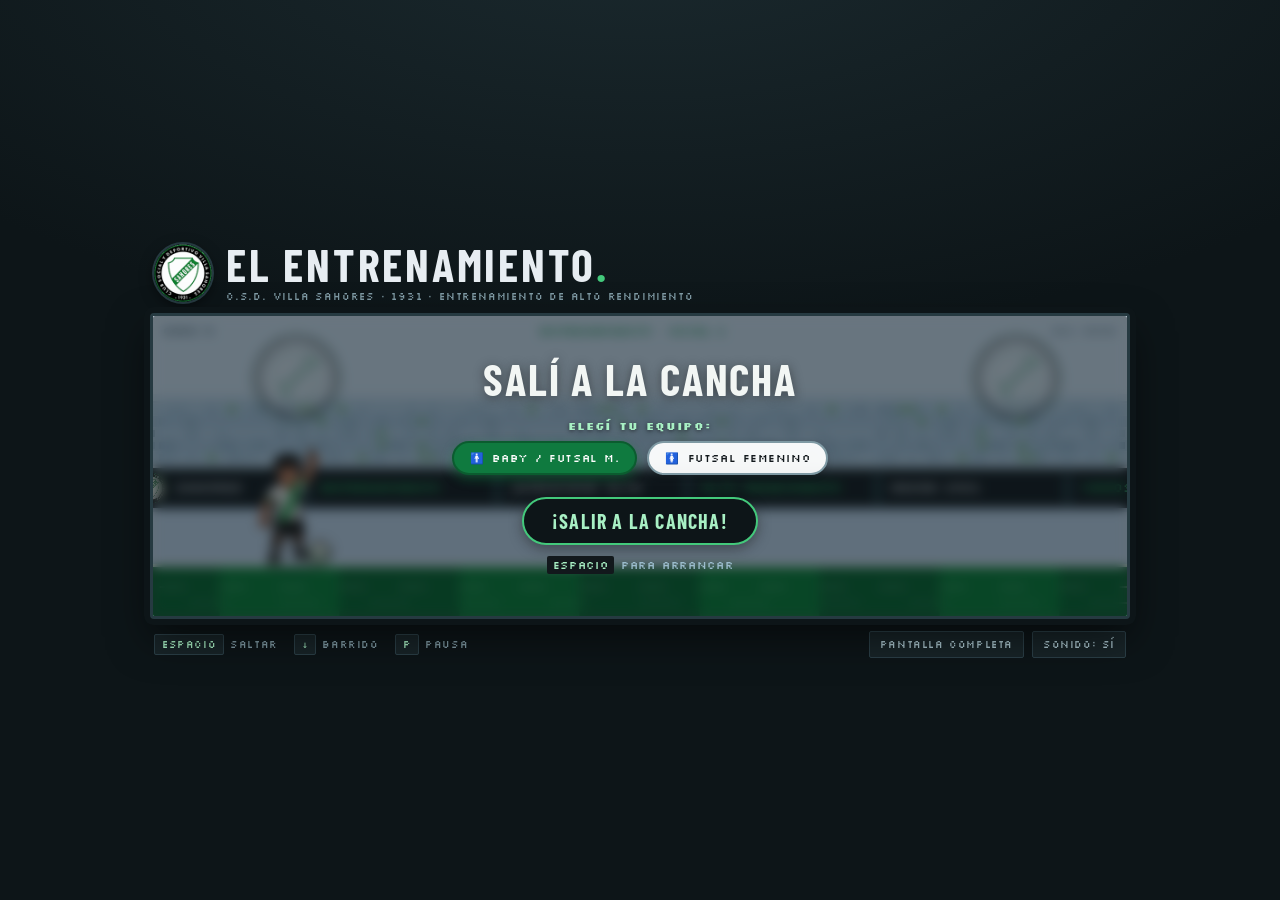
<file: entrenamiento.html>
<!DOCTYPE html>
<html lang="es-AR">
<head>
<meta charset="utf-8">
<meta name="viewport" content="width=device-width, initial-scale=1, viewport-fit=cover">
<title>El Entrenamiento — Villa Sahores</title>
<link rel="preconnect" href="https://fonts.googleapis.com">
<link href="https://fonts.googleapis.com/css2?family=Silkscreen:wght@400;700&family=Barlow+Condensed:wght@600;700&display=swap" rel="stylesheet">
<script>
  if ('serviceWorker' in navigator) {
    navigator.serviceWorker.getRegistrations().then(function(regs) {
      for (var r of regs) { r.update(); }
    });
  }
  if ('caches' in window) {
    caches.keys().then(function(keys) {
      for (var k of keys) {
        if (k !== 'sahores-v20') caches.delete(k);
      }
    });
  }
</script>
<style>
  :root{
    --sky:#dceaf7;
    --court:#1f7a45;
    --court-dark:#186139;
    --line:#f2f6f4;
    --ink:#12181c;
    --board:#0d1518;
    --led:#a8f0c4;
    --led-dim:#3d6b51;
    --cone:#e8622a;
    --paper:#e7edf2;
  }
  *{box-sizing:border-box}
  html,body{height:100%}
  body{
    margin:0;
    overscroll-behavior:none;
    -webkit-tap-highlight-color:transparent;
    -webkit-user-select:none;user-select:none;
    background:var(--board);
    background-image:
      radial-gradient(120% 80% at 50% -10%, #1b2a2f 0%, #0d1518 60%);
    color:var(--paper);
    font-family:"Barlow Condensed",system-ui,sans-serif;
    display:flex;
    align-items:center;
    justify-content:center;
    padding:16px;
    min-height:100dvh;
  }

  .cabinet{width:min(980px,100%)}

  /* ---- marquesina / scoreboard ---- */
  .marquee{
    display:flex;align-items:center;gap:14px;
    padding:0 4px 10px;
  }
  .crest{
    width:58px;height:58px;flex:none;border-radius:50%;
    box-shadow:0 0 0 2px #263a41, 0 4px 14px rgba(0,0,0,.5);
  }
  .marquee .txt{display:flex;flex-direction:column;gap:5px;min-width:0}
  .marquee h1{
    margin:0;
    font-family:"Barlow Condensed",sans-serif;
    font-weight:700;
    font-size:clamp(28px,6vw,46px);
    letter-spacing:.06em;
    text-transform:uppercase;
    line-height:.95;
    color:var(--paper);
  }
  .marquee h1 em{font-style:normal;color:#43c97b}
  .marquee p{
    margin:0;
    font-family:"Silkscreen",monospace;
    font-size:10px;
    letter-spacing:.08em;
    color:#7f9aa4;
    text-transform:uppercase;
  }

  .bezel-wrap{
    position:relative;
  }
  .bezel{
    position:relative;
    touch-action:none;
    border:3px solid #263a41;
    border-radius:4px;
    background:var(--sky);
    box-shadow:0 0 0 6px #0d1518, 0 18px 40px rgba(0,0,0,.55);
    overflow:hidden;
  }

  canvas{display:block;width:100%;height:300px;image-rendering:pixelated}

  /* ---- HUD ---- */
  .hud{
    position:absolute;inset:8px 10px auto 10px;
    display:flex;justify-content:space-between;align-items:flex-start;
    font-family:"Silkscreen",monospace;
    font-size:11px;letter-spacing:.05em;
    color:#3c5a68;
    pointer-events:none;
  }
  .hud b{font-weight:400;color:#16323f}
  .hud .turno{color:#0f7a3f;letter-spacing:.06em}
  @media (max-width:560px){ .hud .turno{display:none} }
  .hud .rec{opacity:.65}
  .hud .flash{color:#0f7a3f;opacity:0}
  .hud .flash.on{animation:blip .9s steps(2,end) 3}
  @keyframes blip{0%,49%{opacity:1}50%,100%{opacity:0}}

  /* ---- overlay ---- */
  .curtain{
    position:absolute;
    top:3px;left:3px;right:3px;bottom:3px;
    z-index:20;
    display:grid;place-content:center;justify-items:center;gap:10px;
    text-align:center;
    background:rgba(13,21,24,.55);
    backdrop-filter:blur(6px) saturate(1.4);
    -webkit-backdrop-filter:blur(6px) saturate(1.4);
    padding:20px;
    border-radius:2px;
  }
  .curtain[hidden]{display:none}
  .curtain .big{
    font-family:"Barlow Condensed",sans-serif;font-weight:700;
    text-transform:uppercase;letter-spacing:.04em;
    font-size:clamp(26px,5.4vw,44px);line-height:1;
    color:#f2f6f4;margin:0;
    text-shadow: 0 2px 12px rgba(0,0,0,.45);
  }
  .curtain .sub{
    font-family:"Silkscreen",monospace;font-size:11px;letter-spacing:.06em;
    color:#9bbccc;margin:0;max-width:44ch;line-height:1.9;
  }
  .curtain .sub kbd{
    font:inherit;background:#12181c;color:var(--led);
    padding:2px 6px;border-radius:2px;
  }
  .curtain .stat{
    font-family:"Silkscreen",monospace;font-size:12px;color:#e7edf2;
    margin:0;letter-spacing:.06em;
  }
  .curtain .stat span{color:#43c97b}

  /* ---- Guía sutil de zonas táctiles a la derecha para mobile ---- */
  .touch-zones-guide {
    position: absolute;
    inset: 0;
    pointer-events: none;
    display: flex;
    flex-direction: column;
    justify-content: space-between;
    align-items: flex-end;
    padding: 10px 14px 10px 14px;
    z-index: 12;
    opacity: 0.9;
  }

  .touch-zone-badge {
    display: inline-flex;
    align-items: center;
    gap: 6px;
    background: rgba(13, 21, 24, 0.78);
    backdrop-filter: blur(4px);
    -webkit-backdrop-filter: blur(4px);
    border: 1px solid rgba(168, 240, 196, 0.35);
    color: var(--led);
    font-family: "Silkscreen", monospace;
    font-size: 11px;
    padding: 8px 14px;
    border-radius: 20px;
    letter-spacing: 0.05em;
    transition: all 0.15s ease;
    box-shadow: 0 4px 12px rgba(0, 0, 0, 0.5);
    width: fit-content;
    pointer-events: auto;
    user-select: none;
    -webkit-user-select: none;
  }

  .touch-zone-badge.top-zone {
    position: absolute;
    top: 8px;
    right: 12px;
  }

  .touch-zone-badge.bottom-zone {
    position: absolute;
    bottom: 8px;
    right: 12px;
  }

  .touch-zone-badge.active,
  .touch-zone-badge:active {
    background: rgba(67, 201, 123, 0.6);
    border-color: #43c97b;
    color: #ffffff;
    transform: scale(1.08);
    box-shadow: 0 0 16px rgba(67, 201, 123, 0.8);
  }

  @media (hover: hover) and (pointer: fine) {
    .touch-zones-guide {
      display: none !important;
    }
  }

  /* ---- Selector de personaje y botón jugar ---- */
  .char-select-container {
    display: flex;
    flex-direction: column;
    align-items: center;
    gap: 8px;
    margin: 8px 0;
    z-index: 25;
  }

  .char-label {
    font-family: "Silkscreen", monospace;
    font-size: 11px;
    letter-spacing: 0.08em;
    color: #a8f0c4;
    font-weight: 700;
    text-transform: uppercase;
    text-shadow: 0 1px 4px rgba(0,0,0,0.6);
  }

  .char-cards {
    display: flex;
    gap: 10px;
    flex-wrap: wrap;
    justify-content: center;
  }

  .char-card {
    display: inline-flex;
    align-items: center;
    gap: 8px;
    font-family: "Silkscreen", monospace;
    font-size: 11px;
    letter-spacing: 0.05em;
    padding: 8px 16px;
    border-radius: 24px;
    border: 2px solid #7f9aa4;
    background: rgba(255, 255, 255, 0.95);
    color: #12181c;
    cursor: pointer;
    transition: all 0.15s ease;
    touch-action: manipulation;
    user-select: none;
    -webkit-user-select: none;
    box-shadow: 0 2px 6px rgba(0, 0, 0, 0.15);
  }

  .char-card:hover {
    border-color: #0f7a3f;
    transform: translateY(-1px);
  }

  .char-card.active {
    background: #0f7a3f;
    border-color: #0b5c2f;
    color: #ffffff;
    box-shadow: 0 4px 12px rgba(15, 122, 63, 0.45);
  }

  .curtain-actions {
    display: flex;
    gap: 12px;
    align-items: center;
    justify-content: center;
    flex-wrap: wrap;
    margin-top: 4px;
  }

  .btn-play {
    display: inline-flex;
    align-items: center;
    justify-content: center;
    font-family: "Barlow Condensed", sans-serif;
    font-weight: 700;
    font-size: 20px;
    letter-spacing: 0.06em;
    text-transform: uppercase;
    padding: 10px 28px;
    border-radius: 26px;
    border: 2px solid #43c97b;
    background: #0d1518;
    color: var(--led);
    cursor: pointer;
    transition: all 0.15s ease;
    box-shadow: 0 4px 14px rgba(0, 0, 0, 0.35);
    touch-action: manipulation;
  }

  .btn-play:hover, .btn-play:active {
    background: #182428;
    border-color: #a8f0c4;
    color: #ffffff;
    transform: scale(1.04);
  }

  .btn-share {
    display: inline-flex;
    align-items: center;
    justify-content: center;
    gap: 8px;
    font-family: "Silkscreen", monospace;
    font-size: 11px;
    letter-spacing: 0.05em;
    padding: 10px 18px;
    border-radius: 26px;
    border: 2px solid #a8f0c4;
    background: rgba(15, 122, 63, 0.35);
    color: #a8f0c4;
    cursor: pointer;
    transition: all 0.15s ease;
    touch-action: manipulation;
    box-shadow: 0 4px 14px rgba(0, 0, 0, 0.35);
  }

  .btn-share:hover, .btn-share:active {
    background: #0f7a3f;
    color: #ffffff;
    border-color: #43c97b;
    transform: scale(1.04);
  }

  .btn-share[hidden] {
    display: none;
  }

  /* ---- controls bar ---- */
  .rack{
    display:flex;justify-content:space-between;align-items:center;gap:12px;
    padding:12px 4px 0;
    font-family:"Silkscreen",monospace;font-size:10px;letter-spacing:.06em;
    color:#7f9aa4;flex-wrap:wrap;
  }
  .rack .keys{display:flex;gap:16px;flex-wrap:wrap}
  .rack kbd{
    font:inherit;background:#182428;border:1px solid #2b3f47;
    color:var(--led);padding:3px 7px;border-radius:2px;margin-right:6px;
  }
  .rack button{
    font:inherit;background:#182428;border:1px solid #2b3f47;color:#a9c4cd;
    padding:6px 10px;border-radius:2px;cursor:pointer;letter-spacing:.06em;
  }
  .rack button:hover{border-color:#43c97b;color:#43c97b}
  .rack button:focus-visible{outline:2px solid #43c97b;outline-offset:2px}

  /* Ocultar botones inferiores en mobile para no duplicar controles ni empujar la cancha */
  .pad {
    display: none !important;
  }

  /* ---- Pantalla de rotación: diseño base ---- */
  .rotate {
    display: none;
    position: fixed;
    inset: 0;
    width: 100vw;
    height: 100vh;
    height: 100dvh;
    z-index: 999999;
    background: #0d1518;
    background-image: radial-gradient(120% 90% at 50% 0%, #1b2a2f 0%, #0d1518 65%);
    flex-direction: column;
    align-items: center;
    justify-content: center;
    gap: 20px;
    padding: 28px;
    text-align: center;
    box-sizing: border-box;
  }
  .rotate img{
    width:66px;height:66px;border-radius:50%;
    box-shadow:0 0 0 2px #263a41, 0 6px 18px rgba(0,0,0,.6);
  }
  .rotate .big{
    margin:0;font-family:"Barlow Condensed",sans-serif;font-weight:700;
    text-transform:uppercase;letter-spacing:.04em;font-size:clamp(28px,9vw,40px);
    line-height:1;color:var(--paper);
  }
  .rotate .sub{
    margin:0;font-family:"Silkscreen",monospace;font-size:10px;line-height:2.1;
    color:#7f9aa4;max-width:32ch;
  }
  .phone{
    width:44px;height:74px;border:3px solid #43c97b;border-radius:9px;
    position:relative;animation:tilt 2.4s ease-in-out infinite;
  }
  .phone::after{
    content:"";position:absolute;left:50%;bottom:6px;width:16px;height:3px;
    transform:translateX(-50%);background:#43c97b;border-radius:2px;
  }
  @keyframes tilt{0%,28%{transform:rotate(0)}58%,100%{transform:rotate(-90deg)}}

  /* ---- Modo vertical en celulares: mostrar .rotate al 100% y ocultar totalmente .cabinet ---- */
  @media (orientation: portrait), (max-aspect-ratio: 1/1) {
    body {
      overflow: hidden !important;
      padding: 0 !important;
      margin: 0 !important;
      width: 100vw !important;
      height: 100vh !important;
      height: 100dvh !important;
    }
    .cabinet {
      display: none !important;
    }
    .rotate {
      display: flex !important;
    }
  }

  /* ---- Modo apaisado en celulares: experiencia arcade pantalla completa ---- */
  @media (orientation: landscape) and (max-height: 560px) {
    body {
      padding: 0 !important;
      margin: 0 !important;
      width: 100vw !important;
      height: 100vh !important;
      height: 100dvh !important;
      overflow: hidden !important;
      display: flex !important;
      align-items: center !important;
      justify-content: center !important;
      background: #0d1518 !important;
    }
    .rotate {
      display: none !important;
    }
    .cabinet {
      display: flex !important;
      flex-direction: column !important;
      justify-content: center !important;
      align-items: center !important;
      width: 100vw !important;
      height: 100vh !important;
      height: 100dvh !important;
      max-width: 100% !important;
      padding: 0 !important;
      margin: 0 !important;
    }
    .marquee {
      display: none !important;
    }
    .rack {
      display: none !important;
    }
    .bezel-wrap {
      width: 100vw !important;
      height: 100vh !important;
      height: 100dvh !important;
      display: flex !important;
      align-items: center !important;
      justify-content: center !important;
    }
    .bezel {
      width: 100% !important;
      height: 100% !important;
      border: none !important;
      border-radius: 0 !important;
      box-shadow: none !important;
    }
    canvas {
      width: 100% !important;
      height: 100% !important;
      object-fit: cover !important;
    }
    .curtain {
      padding: 8px !important;
      gap: 5px !important;
      top: 0 !important;
      left: 0 !important;
      right: 0 !important;
      bottom: 0 !important;
    }
    .curtain .big {
      font-size: 20px !important;
      line-height: 1.1 !important;
    }
    .curtain .stat {
      font-size: 11px !important;
    }
    .char-select-container {
      gap: 3px !important;
      margin: 2px 0 !important;
    }
    .char-label {
      font-size: 9px !important;
    }
    .char-card {
      padding: 5px 12px !important;
      font-size: 10px !important;
      gap: 5px !important;
    }
    .curtain-actions {
      gap: 8px !important;
      margin-top: 2px !important;
    }
    .btn-play {
      font-size: 15px !important;
      padding: 5px 18px !important;
    }
    .btn-share {
      font-size: 10px !important;
      padding: 5px 12px !important;
    }
    .curtain .sub {
      display: none !important;
    }
    .touch-zone-badge {
      padding: 10px 16px !important;
      font-size: 12px !important;
      border-radius: 10px !important;
    }
    .touch-zone-badge.top-zone {
      top: 10px !important;
      right: 14px !important;
    }
    .touch-zone-badge.bottom-zone {
      bottom: 10px !important;
      right: 14px !important;
    }
  }

  @media (prefers-reduced-motion:reduce){
    .hud .flash.on{animation:none;opacity:1}
    .phone{animation:none;transform:rotate(-90deg)}
  }
</style>
</head>
<body>
<div class="rotate" id="rotate">
  <img class="crest" src="[data-uri]" alt="Escudo del Club Social Deportivo Villa Sahores">
  <div class="phone" aria-hidden="true"></div>
  <p class="big">Girá el celular</p>
  <p class="sub">La cancha se juega apaisada. Poné el teléfono en horizontal y salís a jugar.</p>
</div>

<div class="cabinet">

  <div class="marquee">
    <img class="crest" src="[data-uri]" alt="Escudo del Club Social Deportivo Villa Sahores">
    <div class="txt">
      <h1>El Entrenamiento<em>.</em></h1>
      <p>C.S.D. Villa Sahores · 1931 · Entrenamiento de Alto Rendimiento</p>
    </div>
  </div>

  <div class="bezel-wrap">
    <div class="bezel" id="bezel">
      <canvas id="game" width="900" height="300" aria-label="Juego: el jugador corre con la pelota y esquiva obstáculos"></canvas>

      <div class="hud">
        <div><b id="metros">0000</b> M <span class="flash" id="flash"></span></div>
        <div class="turno" id="turno">ENTRENAMIENTO · NIVEL 1</div>
        <div class="rec">REC <b id="record">0000</b></div>
      </div>

      <div class="touch-zones-guide" id="touchGuide">
        <div class="touch-zone-badge top-zone" id="badgeJump">
          <span>⬆️ SALTÁ</span>
        </div>
        <div class="touch-zone-badge bottom-zone" id="badgeSlide">
          <span>⬇️ BARRÉ</span>
        </div>
      </div>
    </div>

    <div class="curtain" id="curtain">
      <p class="big" id="cTitle">Salí a la cancha</p>
      <p class="stat" id="cStat" hidden></p>
      <div class="char-select-container" id="charSelect">
        <span class="char-label">Elegí tu equipo:</span>
        <div class="char-cards">
          <button type="button" class="char-card active" id="btnCharM" data-char="m">
            <span class="char-icon">🚹</span>
            <span class="char-name">Baby / Futsal M.</span>
          </button>
          <button type="button" class="char-card" id="btnCharF" data-char="f">
            <span class="char-icon">🚺</span>
            <span class="char-name">Futsal Femenino</span>
          </button>
        </div>
      </div>
      <div class="curtain-actions">
        <button type="button" class="btn-play" id="btnPlay">
          ¡SALIR A LA CANCHA!
        </button>
        <button type="button" class="btn-share" id="btnShareCard" hidden>
          <span>📸</span> Compartir Tarjeta
        </button>
      </div>
      <p class="sub" id="cSub"><kbd>ESPACIO</kbd> o Tocá para arrancar</p>
    </div>
  </div>

  <div class="rack">
    <div class="keys">
      <span><kbd>ESPACIO</kbd>saltar</span>
      <span><kbd>↓</kbd>barrido</span>
      <span><kbd>P</kbd>pausa</span>
    </div>
    <div style="display:flex;gap:8px">
      <button id="fs" type="button">Pantalla completa</button>
      <button id="sound" type="button" aria-pressed="true">Sonido: sí</button>
    </div>
  </div>

  <div class="pad">
    <button id="btnJump" type="button">SALTAR</button>
    <button id="btnSlide" type="button">BARRIDO</button>
  </div>

</div>

<script>
(() => {
"use strict";

/* ================= sprites ================= */
const META = {"cel1": [1, 1, 64, 123], "f_cel1": [67, 1, 64, 123], "cel0": [133, 1, 71, 119], "f_cel0": [206, 1, 85, 119], "run5": [293, 1, 65, 118], "run4": [360, 1, 57, 116], "run6": [419, 1, 53, 116], "run8": [474, 1, 66, 116], "run9": [1, 126, 47, 116], "f_run4": [50, 126, 57, 116], "f_run5": [109, 126, 65, 116], "f_run6": [176, 126, 53, 116], "f_run8": [231, 126, 66, 116], "f_run9": [299, 126, 48, 116], "run0": [349, 126, 64, 115], "run1": [415, 126, 67, 115], "f_run0": [484, 126, 64, 115], "f_run1": [1, 244, 67, 115], "run2": [70, 244, 55, 114], "f_run2": [127, 244, 55, 114], "run3": [184, 244, 64, 113], "run7": [250, 244, 67, 113], "f_run3": [319, 244, 64, 113], "f_run7": [385, 244, 67, 113], "badge": [454, 244, 104, 104], "jump": [1, 361, 87, 103], "f_jump": [90, 361, 87, 103], "hit0": [179, 361, 90, 93], "f_hit0": [271, 361, 107, 93], "slide": [380, 361, 117, 76], "f_slide": [1, 466, 117, 76], "hit1": [120, 466, 115, 72], "f_hit1": [237, 466, 123, 72], "ball": [362, 466, 22, 21]};
const IMG = new Image();
IMG.src = "[data-uri]";

/* ================= setup ================= */
const cv  = document.getElementById("game");
const ctx = cv.getContext("2d", { alpha:false });
let  W = 900;                    // ancho lógico (cambia según la pantalla)
let  SCALE = 1;                  // escala horizontal respecto del diseño de 900
const H = 300;
const GROUND = 248;              // línea de piso (y lógico)
const TOUCH = matchMedia("(pointer:coarse)").matches;

const elMetros  = document.getElementById("metros");
const elRecord  = document.getElementById("record");
const elFlash   = document.getElementById("flash");
const elCurtain = document.getElementById("curtain");
const elTitle   = document.getElementById("cTitle");
const elSub     = document.getElementById("cSub");
const elStat    = document.getElementById("cStat");
const elSound   = document.getElementById("sound");
const elTurno   = document.getElementById("turno");

/* La cancha mantiene 300 de alto lógico y estira el ancho según la pantalla:
   en el celular se ve más cuadrada, en la compu bien panorámica. */
function layout(){
  const isLandscapeMobile = (window.innerHeight <= 560 && window.innerWidth > window.innerHeight);
  const shell = document.querySelector(".bezel");
  const cabW  = Math.max(240, shell ? shell.clientWidth : window.innerWidth);
  const vh    = window.innerHeight;

  let cssH;
  if (isLandscapeMobile) {
    cssH = Math.min(300, vh);
    W = Math.max(480, Math.min(1100, Math.round(H * (cabW || window.innerWidth) / (cssH || 240))));
  } else {
    const marquee = document.querySelector(".marquee");
    const rack = document.querySelector(".rack");
    const used = (marquee && marquee.offsetHeight ? marquee.offsetHeight : 0)
               + (rack && rack.offsetHeight ? rack.offsetHeight : 0) + 40;
    const room = Math.max(140, vh - used);
    cssH = Math.min(300, room);
    cssH = Math.max(cabW/3.4, Math.min(cabW/1.5, cssH));
    cssH = Math.max(108, cssH);
    W = Math.max(380, Math.min(1100, Math.round(H * cabW / cssH)));
  }
  SCALE = W / 900;

  cv.style.height = isLandscapeMobile ? "100%" : (Math.round(cssH) + "px");
  const dpr = Math.min(window.devicePixelRatio || 1, 2);
  cv.width  = Math.round(W * dpr);
  cv.height = Math.round(H * dpr);
  ctx.setTransform(dpr,0,0,dpr,0,0);
  ctx.imageSmoothingEnabled = false;

  P.x = Math.max(64, Math.round(126 * SCALE));
}
let relayout;
function scheduleLayout(){ clearTimeout(relayout); relayout = setTimeout(layout, 80); }
window.addEventListener("resize", scheduleLayout);
window.addEventListener("orientationchange", scheduleLayout);
if (window.visualViewport) window.visualViewport.addEventListener("resize", scheduleLayout);

function spr(name, cx, bottom, scale=1, flip=false, rot=0){
  const f = META[name]; if(!f) return;
  const w = f[2]*scale, h = f[3]*scale;
  ctx.save();
  ctx.translate(cx, bottom);
  if (rot) ctx.rotate(rot);
  if (flip) ctx.scale(-1,1);
  ctx.drawImage(IMG, f[0],f[1],f[2],f[3], -w/2, -h, w, h);
  ctx.restore();
}

/* ================= audio ================= */
let AC = null, muted = false;
function ac(){
  if(!AC){ try{ AC = new (window.AudioContext||window.webkitAudioContext)(); }catch(e){} }
  if (AC && AC.state === "suspended") AC.resume().catch(()=>{});
  return AC;
}
function beep(freq, dur, type="square", vol=.05, slide=0){
  if (muted) return; const a = ac(); if(!a) return;
  const o = a.createOscillator(), g = a.createGain();
  o.type = type; o.frequency.setValueAtTime(freq, a.currentTime);
  if (slide) o.frequency.exponentialRampToValueAtTime(Math.max(40,freq+slide), a.currentTime+dur);
  g.gain.setValueAtTime(vol, a.currentTime);
  g.gain.exponentialRampToValueAtTime(.0001, a.currentTime+dur);
  o.connect(g).connect(a.destination); o.start(); o.stop(a.currentTime+dur);
}
function noise(dur=.18, vol=.05){
  if (muted) return; const a = ac(); if(!a) return;
  const n = Math.floor(a.sampleRate*dur);
  const buf = a.createBuffer(1,n,a.sampleRate), d = buf.getChannelData(0);
  for(let i=0;i<n;i++) d[i] = (Math.random()*2-1) * (1-i/n);
  const s = a.createBufferSource(); s.buffer = buf;
  const g = a.createGain(); g.gain.value = vol;
  const f = a.createBiquadFilter(); f.type="bandpass"; f.frequency.value=900;
  s.connect(f).connect(g).connect(a.destination); s.start();
}
elSound.addEventListener("click", () => {
  muted = !muted;
  elSound.textContent = "Sonido: " + (muted ? "no" : "sí");
  elSound.setAttribute("aria-pressed", String(!muted));
});

/* ================= fondo ================= */
const rnd = (s) => { s = Math.sin(s*127.1)*43758.5453; return s - Math.floor(s); };

// tribuna pre-renderizada y tileada
const stand = document.createElement("canvas");
stand.width = 300; stand.height = 150;
{
  const c = stand.getContext("2d");
  c.fillStyle = "#dceaf7"; c.fillRect(0,0,300,150);
  c.fillStyle = "#c2d6e6"; c.fillRect(0,84,300,66);
  for (let r=0;r<5;r++){
    const y = 88 + r*12;
    c.fillStyle = r%2 ? "#b3cadd" : "#bcd2e3"; c.fillRect(0,y,300,11);
    for (let i=0;i<300;i+=10){
      const v = rnd(r*31+i);
      if (v < .55) continue;
      c.fillStyle = v > .93 ? "#7fae86" : v > .82 ? "#9db8cc" : v > .7 ? "#a7c0d2" : "#8fa9bd";
      c.fillRect(i+2, y+2, 6, 7);
    }
  }
  // techo
  c.fillStyle = "#cfe0ee"; c.fillRect(0,78,300,7);
  c.fillStyle = "#b7cddf"; c.fillRect(0,85,300,2);
}

const ADS = ["VILLA SAHORES", "ENTRENAMIENTO", "INTENSIDAD ALTA",
             "ALTO RENDIMIENTO", "DESDE 1931", "VAMOS SAHORES"];

const TURNOS = [
  ["ENTRENAMIENTO · NIVEL 1", 0],
  ["AUMENTANDO INTENSIDAD", 250],
  ["INTENSIDAD ALTA", 600],
  ["INTENSIDAD MÁXIMA", 1000]
];

function badge(cx, cy, size){
  const f = META.badge;
  ctx.drawImage(IMG, f[0],f[1],f[2],f[3], cx-size/2, cy-size/2, size, size);
}

function drawBackground(scroll){
  // cielo
  ctx.fillStyle = "#dceaf7"; ctx.fillRect(0,0,W,GROUND);
  // tribuna (parallax lento)
  const o1 = -((scroll*0.12) % 300);
  for (let x = o1; x < W; x += 300) ctx.drawImage(stand, x, 0);
  // escudo pintado sobre el paredón de la tribuna
  const o0 = -((scroll*0.12) % 720);
  ctx.globalAlpha = .26;
  for (let x = o0; x < W; x += 720) badge(x + 150, 62, 92);
  ctx.globalAlpha = 1;

  // cartelería
  ctx.fillStyle = "#12181c"; ctx.fillRect(0,152,W,40);
  ctx.fillStyle = "#1a2429"; ctx.fillRect(0,152,W,3);
  ctx.font = "13px Silkscreen, monospace";
  ctx.textBaseline = "middle";
  const step = 190, o2 = -((scroll*0.42) % step);
  const cols = Math.ceil(W/step) + 2, base = Math.floor((scroll*0.42)/step);
  for (let i = -1; i < cols; i++){
    const bx = o2 + i*step;
    const k = (((base + i) % ADS.length) + ADS.length) % ADS.length;
    if (k === 0){
      badge(bx + 20, 172, 32);
      ctx.fillStyle = "#e7edf2";
      ctx.fillText("SAHORES", bx + 44, 172);
    } else {
      ctx.fillStyle = k % 2 ? "#43c97b" : "#e7edf2";
      ctx.fillText(ADS[k], bx, 172);
    }
    ctx.fillStyle = "#2b3f47"; ctx.fillRect(bx - 16, 158, 6, 30);
  }
  // pared de fondo + piso lejano
  ctx.fillStyle = "#cbdced"; ctx.fillRect(0,192,W,GROUND-192);
  ctx.fillStyle = "#b9cee2"; ctx.fillRect(0,192,W,4);

  // piso
  ctx.fillStyle = "#1f7a45"; ctx.fillRect(0,GROUND,W,H-GROUND);
  ctx.fillStyle = "#186139";
  const bandW = 120, o3 = -((scroll) % (bandW*2));
  for (let x = o3; x < W; x += bandW*2) ctx.fillRect(x, GROUND, bandW, H-GROUND);
  // línea de cal
  ctx.fillStyle = "#f2f6f4"; ctx.fillRect(0,GROUND,W,3);
  // marcas del parquet
  ctx.fillStyle = "rgba(242,246,244,.35)";
  const o4 = -((scroll*1.0) % 60);
  for (let x = o4; x < W; x += 60) ctx.fillRect(x, GROUND+22, 26, 2);
  ctx.fillStyle = "rgba(242,246,244,.18)";
  const o5 = -((scroll*1.0) % 90);
  for (let x = o5; x < W; x += 90) ctx.fillRect(x, GROUND+38, 40, 2);
}

/* ================= obstáculos ================= */
function cone(x, base, h){
  const w = h*0.8;
  ctx.fillStyle = "#12181c";
  ctx.beginPath(); ctx.moveTo(x, base-h-2); ctx.lineTo(x+w/2+2, base); ctx.lineTo(x-w/2-2, base); ctx.fill();
  ctx.fillStyle = "#e8622a";
  ctx.beginPath(); ctx.moveTo(x, base-h); ctx.lineTo(x+w/2, base-2); ctx.lineTo(x-w/2, base-2); ctx.fill();
  ctx.fillStyle = "#f6f1e7";
  const y = base - h*0.45, hw = (w/2)*(h*0.45/h)*0.98;
  ctx.fillRect(x-hw*0.92, y, hw*1.84, Math.max(3,h*0.14));
  ctx.fillStyle = "#12181c"; ctx.fillRect(x-w/2-4, base-3, w+8, 4);
  ctx.fillStyle = "#c9491a"; ctx.fillRect(x-w/2-3, base-3, w+6, 3);
}

function hurdle(x, base, w, h){
  ctx.fillStyle = "#12181c";
  ctx.fillRect(x-w/2, base-h-4, w, 8);
  ctx.fillRect(x-w/2, base-h, 5, h);
  ctx.fillRect(x+w/2-5, base-h, 5, h);
  ctx.fillStyle = "#f6f1e7"; ctx.fillRect(x-w/2+2, base-h-2, w-4, 4);
  ctx.fillStyle = "#43c97b"; ctx.fillRect(x-w/2+2, base-h+2, w-4, 4);
  ctx.fillStyle = "#e7edf2"; ctx.fillRect(x-w/2+1, base-h+8, 3, h-8);
  ctx.fillRect(x+w/2-4, base-h+8, 3, h-8);
}

function crossbar(x, bottom, w){
  // travesaño colgado: hay que barrerse por abajo
  ctx.fillStyle = "#12181c"; ctx.fillRect(x-5, 0, 10, bottom-18);
  ctx.fillStyle = "#e7edf2"; ctx.fillRect(x-3, 0, 6, bottom-18);
  ctx.fillStyle = "#12181c"; ctx.fillRect(x-w/2-3, bottom-22, w+6, 24);
  ctx.fillStyle = "#e7edf2"; ctx.fillRect(x-w/2, bottom-19, w, 6);
  ctx.fillStyle = "#43c97b"; ctx.fillRect(x-w/2, bottom-13, w, 4);
  ctx.strokeStyle = "rgba(18,24,28,.55)"; ctx.lineWidth = 1;
  for (let i=-w/2+4; i<w/2; i+=8){
    ctx.beginPath(); ctx.moveTo(x+i, bottom-9); ctx.lineTo(x+i, bottom-1); ctx.stroke();
  }
  for (let j=bottom-9; j<=bottom-1; j+=4){
    ctx.beginPath(); ctx.moveTo(x-w/2+1, j); ctx.lineTo(x+w/2-1, j); ctx.stroke();
  }
}

function makeObstacle(id, x){
  switch(id){
    case "cono1": return { id, x, w:34, boxes:[[-14,-34,28,34]] };
    case "cono2": return { id, x, w:66, boxes:[[-32,-32,26,32],[2,-36,28,36]] };
    case "cono3": return { id, x, w:100,boxes:[[-48,-30,24,30],[-12,-38,26,38],[24,-30,24,30]] };
    case "valla": return { id, x, w:58, boxes:[[-29,-48,58,48]] };
    case "pelota":{
      const alt = 68 + Math.floor(rndf()*17);       // 68..84 sobre el piso
      return { id, x, w:38, alt, spin:0, extra:70, boxes:[[-17,-alt-17,34,34]] };
    }
    case "trave": return { id, x, w:80, boxes:[] };
  }
}

function drawObstacle(o){
  switch(o.id){
    case "cono1": cone(o.x, GROUND, 34); break;
    case "cono2": cone(o.x-19, GROUND, 32); cone(o.x+16, GROUND, 36); break;
    case "cono3": cone(o.x-36, GROUND, 30); cone(o.x, GROUND, 38); cone(o.x+36, GROUND, 30); break;
    case "valla": hurdle(o.x, GROUND, 58, 48); break;
    case "pelota": {
      spr("ball", o.x, GROUND-o.alt+17, 1.55, false, o.spin);
      ctx.fillStyle = "rgba(18,24,28,.10)";
      ctx.beginPath(); ctx.ellipse(o.x+6, GROUND+3, 16, 4, 0, 0, 6.284); ctx.fill();
      break;
    }
    case "trave": crossbar(o.x, GROUND-54, 80); break;
  }
}

function obstacleBoxes(o){
  if (o.id === "trave") return [[o.x-42, 0, 84, GROUND-54]];
  return o.boxes.map(b => [o.x+b[0], GROUND+b[1], b[2], b[3]]);
}

/* ================= estado ================= */
let rndSeed = 1;
function rndf(){ rndSeed = (rndSeed*1664525 + 1013904223) % 4294967296; return rndSeed/4294967296; }

const P = {
  x: 130, y: 0, vy: 0,
  state: "run", frame: 0, t: 0,
  slideT: 0, coyote: 0, buffer: 0, dead: false, deadT: 0
};
const GRAV = 2450, JUMP_V = -735, SLIDE_TIME = .32, SLIDE_MAX = 1.5;

let obstacles = [], dust = [], scroll = 0, dist = 0, speed = 0, spawnIn = 0;
let mode = "ready", record = 0, shake = 0, nextMile = 100, flashT = 0;
let turnoIdx = 0, turnoT = 0;
let gated = false, resumeCount = 0;
let ball = { x: 0, y: 0, rot: 0 };

function reset(){
  P.y = 0; P.vy = 0; P.state = "run"; P.frame = 0; P.t = 0;
  P.slideT = 0; P.slideMax = 0; P.coyote = 0; P.buffer = 0; P.dead = false; P.deadT = 0;
  slideHeld = false; slideLock = false;
  obstacles = []; dust = []; dist = 0; speed = 340; spawnIn = 420;
  shake = 0; nextMile = 100; flashT = 0;
  turnoIdx = 0; turnoT = 0; elTurno.textContent = TURNOS[0][0];
  ball.x = P.x + 34; ball.y = 0; ball.rot = 0;
}

/* ================= input ================= */
let slideHeld = false, slideLock = false, paused = false;

function beginSlide(){
  P.state = "slide"; P.slideT = SLIDE_TIME; P.slideMax = SLIDE_MAX;
  noise(.2,.045);
}
function pressJump(){
  if (gated) return;
  if (mode === "ready"){ start(); return; }
  if (mode === "over"){ if (P.deadT > .5) start(); return; }
  if (mode !== "play") return;
  P.buffer = .12;
}
function releaseJump(){ if (P.vy < -190) P.vy = -190; }   // salto variable
function pressSlide(){
  if (gated) return;
  if (mode !== "play"){ pressJump(); return; }
  slideHeld = true;
  if (P.y > 0) P.vy += 950;                                // caída rápida
  else if (P.state !== "slide" && !slideLock) beginSlide();
}
function releaseSlide(){ slideHeld = false; slideLock = false; }

const KEY_JUMP  = ["Space","ArrowUp","KeyW","Enter"];
const KEY_SLIDE = ["ArrowDown","KeyS"];
addEventListener("keydown", e => {
  if (KEY_JUMP.includes(e.code) || KEY_SLIDE.includes(e.code)) e.preventDefault();
  if (e.repeat) return;
  if (KEY_JUMP.includes(e.code))  pressJump();
  if (KEY_SLIDE.includes(e.code)) pressSlide();
  if (e.code === "KeyP" && mode === "play") paused = !paused;
});
addEventListener("keyup", e => {
  if (KEY_JUMP.includes(e.code))  releaseJump();
  if (KEY_SLIDE.includes(e.code)) releaseSlide();
});

/* Dedos: mitad de arriba = saltar, mitad de abajo = barrido.
   Se sostiene mientras el dedo esté apoyado y admite las dos cosas a la vez. */
const bezel = document.getElementById("bezel");
const zone = new Map();
function grab(id, kind){
  if (mode !== "play") return;
  zone.set(id, kind);
  if (kind === "slide") {
    pressSlide();
    const b = document.getElementById("badgeSlide");
    if (b) { b.classList.add("active"); setTimeout(() => b.classList.remove("active"), 220); }
  } else {
    pressJump();
    const b = document.getElementById("badgeJump");
    if (b) { b.classList.add("active"); setTimeout(() => b.classList.remove("active"), 220); }
  }
}
function drop(e){
  const k = zone.get(e.pointerId); if (!k) return;
  zone.delete(e.pointerId);
  (k === "slide" ? releaseSlide : releaseJump)();
}
bezel.addEventListener("pointerdown", e => {
  if (e.target && e.target.closest && e.target.closest("button, a, #charSelect, #btnPlay")) return;
  if (mode !== "play") return;
  e.preventDefault();
  try { bezel.setPointerCapture(e.pointerId); } catch(_){}
  const r = bezel.getBoundingClientRect();
  const abajo = (e.clientY - r.top) / r.height > .55;
  grab(e.pointerId, abajo ? "slide" : "jump");
});
["pointerup","pointercancel"].forEach(t => bezel.addEventListener(t, drop));
bezel.addEventListener("contextmenu", e => e.preventDefault());

function bindHold(el, kind){
  if (!el) return;
  el.addEventListener("pointerdown", e => {
    if (mode !== "play") return;
    e.preventDefault();
    e.stopPropagation();
    try { el.setPointerCapture(e.pointerId); } catch(_){}
    grab(e.pointerId, kind);
  });
  ["pointerup","pointercancel","pointerleave"].forEach(t => el.addEventListener(t, drop));
}
bindHold(document.getElementById("btnJump"),  "jump");
bindHold(document.getElementById("btnSlide"), "slide");
const bJump = document.getElementById("badgeJump");
const bSlide = document.getElementById("badgeSlide");
if (bJump) bindHold(bJump, "jump");
if (bSlide) bindHold(bSlide, "slide");
document.addEventListener("visibilitychange", () => { if (document.hidden) paused = true; });

/* ================= flujo ================= */
function start(){
  reset(); mode = "play"; paused = false;
  elCurtain.hidden = true;
  const elBtnPlay = document.getElementById("btnPlay");
  if (elBtnPlay) elBtnPlay.textContent = "¡SALIR A LA CANCHA!";
  const elBtnShare = document.getElementById("btnShareCard");
  if (elBtnShare) elBtnShare.hidden = true;
  beep(520,.07); setTimeout(()=>beep(780,.09),80);
}
function gameOver(){
  mode = "over"; P.dead = true; P.deadT = 0; P.state = "hit"; shake = 14;
  noise(.3,.07); beep(220,.25,"sawtooth",.05,-120);
  const m = Math.floor(dist/40);
  const nuevo = m > record;
  if (nuevo) record = m;
  elTitle.textContent = nuevo ? "¡Récord en El Entrenamiento!" : "El entrenamiento terminó";
  elStat.hidden = false;
  elStat.innerHTML = nuevo
    ? `<span>${pad(m)}</span> M · nuevo récord`
    : `${pad(m)} M · récord ${pad(record)}`;
  elSub.innerHTML = TOUCH ? "Tocá la cancha para la revancha"
                          : '<kbd>ESPACIO</kbd> para la revancha';
  const elBtnPlay = document.getElementById("btnPlay");
  if (elBtnPlay) elBtnPlay.textContent = "¡REVANCHA!";
  const elBtnShare = document.getElementById("btnShareCard");
  if (elBtnShare) elBtnShare.hidden = false;
  elCurtain.hidden = false;
  elRecord.textContent = pad(record);
}
const pad = n => String(Math.max(0,Math.floor(n))).padStart(4,"0");

/* ================= spawn ================= */
function spawn(){
  const m = Math.floor(dist/40);
  const pool = ["cono1","cono1","cono2","valla"];
  if (m > TURNOS[1][1]) pool.push("cono3","pelota");
  if (m > TURNOS[2][1]) pool.push("pelota","trave");
  if (m > TURNOS[3][1]) pool.push("trave","cono3");
  const id = pool[Math.floor(rndf()*pool.length)];
  const last = obstacles[obstacles.length-1];
  const o = makeObstacle(id, W + 60);
  obstacles.push(o);
  // separación segura: alcanza para caer y volver a saltar
  const base = speed * (id === "trave" || id === "pelota" ? .95 : .82);
  spawnIn = base + rndf() * (250 - Math.min(140, m*0.22)) * SCALE;
  if (last && (last.id==="pelota"||last.id==="trave") && (id==="pelota"||id==="trave")) spawnIn += 160 * SCALE;
}

/* ================= colisión ================= */
function playerBox(){
  if (P.state === "slide") return [P.x-26, GROUND-P.y-40, 56, 40];
  if (P.y > 4)            return [P.x-15, GROUND-P.y-78, 30, 78];
  return [P.x-15, GROUND-P.y-86, 30, 86];
}
const hit = (a,b) => a[0] < b[0]+b[2] && a[0]+a[2] > b[0] && a[1] < b[1]+b[3] && a[1]+a[3] > b[1];

/* ================= update ================= */
function update(dt){
  if (gated) return;
  if (mode === "over"){ P.deadT += dt; shake = Math.max(0, shake - dt*40); return; }
  if (mode !== "play") { scroll += 60*dt; return; }

  const vspeed = Math.min(760, 340 + dist*0.021);   // ritmo "de diseño"
  speed = vspeed * SCALE;                            // px reales de esta pantalla
  const dx = speed * dt;
  dist += vspeed * dt; scroll += dx;
  spawnIn -= dx;
  if (spawnIn <= 0) spawn();

  // metros
  const m = Math.floor(dist/40);
  elMetros.textContent = pad(m);
  if (m >= nextMile){
    nextMile += 100; flashT = 1.6;
    elFlash.textContent = "+100";
    elFlash.classList.remove("on"); void elFlash.offsetWidth; elFlash.classList.add("on");
    beep(880,.08); setTimeout(()=>beep(1180,.1),90);
  }
  if (flashT > 0 && (flashT -= dt) <= 0) elFlash.classList.remove("on");

  // turnos del club: se corre una categoría por tramo
  let ti = 0;
  for (let i = 0; i < TURNOS.length; i++) if (m >= TURNOS[i][1]) ti = i;
  if (ti !== turnoIdx){
    turnoIdx = ti; turnoT = 2.4;
    elTurno.textContent = TURNOS[ti][0];
    beep(640,.09); setTimeout(()=>beep(860,.09),110); setTimeout(()=>beep(1080,.14),220);
  }
  if (turnoT > 0) turnoT -= dt;

  // salto
  P.buffer = Math.max(0, P.buffer - dt);
  P.coyote = P.y <= 0 ? .09 : Math.max(0, P.coyote - dt);
  if (P.buffer > 0 && (P.y <= 0 || P.coyote > 0)){
    if (P.state === "slide"){ P.state = "run"; slideLock = true; }
    P.vy = JUMP_V; P.y += 1; P.buffer = 0; P.coyote = 0;
    beep(660,.09,"square",.045,220);
    for (let i=0;i<5;i++) dust.push({x:P.x-6+rndf()*14, y:GROUND, vx:-60-rndf()*80, vy:-30*rndf(), t:.35});
  }
  if (P.y > 0 || P.vy < 0){
    P.vy += GRAV*dt; P.y -= P.vy*dt;
    if (P.y <= 0){
      if (P.vy > 200) for (let i=0;i<6;i++) dust.push({x:P.x-8+rndf()*18, y:GROUND, vx:-70-rndf()*90, vy:-20-40*rndf(), t:.4});
      P.y = 0; P.vy = 0;
    }
  }

  // barrido
  if (P.state === "slide"){
    P.slideT -= dt; P.slideMax -= dt;
    if (rndf() < .5) dust.push({x:P.x-30, y:GROUND, vx:-90-rndf()*110, vy:-15-30*rndf(), t:.4});
    if (P.y > 0) P.state = "run";
    else if (P.slideMax <= 0){ P.state = "run"; slideLock = true; }
    else if (P.slideT <= 0 && !slideHeld) P.state = "run";
  } else if (P.y > 0) P.state = "jump";
  else if (slideHeld && !slideLock) beginSlide();
  else P.state = "run";

  // animación de carrera
  P.t += dt * (speed/300);
  if (P.state === "run") P.frame = Math.floor(P.t*13) % 10;

  // pelota
  const targetY = P.state === "slide" ? 6 : P.y * .92;
  ball.y += (targetY - ball.y) * Math.min(1, dt*9);
  const off = P.state === "slide" ? 46 : 34;
  ball.x += ((P.x + off) - ball.x) * Math.min(1, dt*8);
  ball.rot += (speed/16) * dt;

  // obstáculos
  for (const o of obstacles){
    o.x -= dx + (o.extra ? o.extra*dt : 0);
    if (o.id === "pelota") o.spin -= dt*9;
  }
  obstacles = obstacles.filter(o => o.x > -140);

  // partículas
  for (const d of dust){ d.x += d.vx*dt; d.y += d.vy*dt; d.vy += 120*dt; d.t -= dt; }
  dust = dust.filter(d => d.t > 0);

  // colisión
  const pb = playerBox();
  for (const o of obstacles){
    for (const b of obstacleBoxes(o)){
      if (hit(pb, [b[0]+3, b[1]+3, b[2]-6, b[3]-6])) { gameOver(); return; }
    }
  }
  shake = Math.max(0, shake - dt*40);
}

/* ================= render ================= */
function render(){
  ctx.save();
  if (shake > .3) ctx.translate((rndf()-.5)*shake, (rndf()-.5)*shake*.6);

  drawBackground(scroll);
  for (const o of obstacles) drawObstacle(o);

  // sombra del jugador
  const sh = 1 - Math.min(.7, P.y/160);
  ctx.fillStyle = `rgba(18,24,28,${.16*sh})`;
  ctx.beginPath(); ctx.ellipse(P.x+4, GROUND+4, 26*sh, 5*sh, 0, 0, 6.284); ctx.fill();

  // polvo
  for (const d of dust){
    ctx.fillStyle = `rgba(242,246,244,${Math.max(0,d.t)*1.6})`;
    ctx.fillRect(d.x, d.y-2, 4, 3);
  }

  const feet = GROUND - P.y;
  const pfx = getCharPrefix();
  if (mode === "over"){
    const f = P.deadT < .3 ? pfx + "hit0" : pfx + "hit1";
    spr(f, P.x, GROUND+2, .95);
    // la pelota se escapa
    ball.x -= 3; ball.rot -= .12;
    spr("ball", ball.x, GROUND, 1.1, false, ball.rot);
  } else if (mode === "ready"){
    spr(pfx + "cel1", P.x, GROUND, .95);
    spr("ball", P.x+30, GROUND, 1.1, false, 0);
  } else {
    if (P.state === "slide")      spr(pfx + "slide", P.x-4, feet, .95);
    else if (P.state === "jump")  spr(pfx + "jump",  P.x, feet, .95);
    else                          spr(pfx + "run" + P.frame, P.x, feet, .95);
    spr("ball", ball.x, GROUND - ball.y, 1.1, false, ball.rot);
  }

  if (turnoT > 0 && mode === "play"){
    const a = Math.min(1, turnoT * 1.8);
    ctx.globalAlpha = a;
    const bw = Math.min(400, W-28), bx = W/2 - bw/2;
    ctx.fillStyle = "#12181c"; ctx.fillRect(bx, 54, bw, 58);
    ctx.fillStyle = "#43c97b"; ctx.fillRect(bx, 54, bw, 3);
    badge(bx + 30, 84, 40);
    ctx.textAlign = "center";
    const tx = bx + 30 + (bw - 60)/2 + 12;
    ctx.font = "10px Silkscreen, monospace"; ctx.fillStyle = "#7f9aa4";
    ctx.fillText("CAMBIO DE TURNO", tx, 76);
    ctx.font = (bw < 330 ? "12px" : "15px") + " Silkscreen, monospace"; ctx.fillStyle = "#e7edf2";
    ctx.fillText(TURNOS[turnoIdx][0], tx, 98);
    ctx.textAlign = "left"; ctx.globalAlpha = 1;
  }

  if (resumeCount > 0 && mode === "play"){
    ctx.fillStyle = "rgba(220,234,247,.86)"; ctx.fillRect(0,0,W,GROUND);
    ctx.textAlign = "center";
    ctx.fillStyle = "#0f7a3f"; ctx.font = "46px Silkscreen, monospace";
    ctx.fillText(String(Math.ceil(resumeCount)), W/2, 132);
    ctx.fillStyle = "#3c5a68"; ctx.font = "10px Silkscreen, monospace";
    ctx.fillText("VOLVÉS A LA CANCHA", W/2, 162);
    ctx.textAlign = "left";
  }

  if (paused && resumeCount <= 0 && mode === "play"){
    ctx.fillStyle = "rgba(220,234,247,.8)"; ctx.fillRect(0,0,W,GROUND);
    ctx.fillStyle = "#12181c"; ctx.font = "20px Silkscreen, monospace";
    ctx.textAlign = "center"; ctx.fillText("PAUSA", W/2, 130);
    ctx.font = "10px Silkscreen, monospace"; ctx.fillStyle = "#3c5a68";
    ctx.fillText("P para seguir", W/2, 152);
    ctx.textAlign = "left";
  }
  ctx.restore();
}

/* ================= loop ================= */
let last = 0;
function frame(ts){
  const dt = Math.min(.033, (ts - last)/1000 || 0);
  last = ts;
  if (resumeCount > 0 && !gated){
    resumeCount -= dt;
    if (resumeCount <= 0){ resumeCount = 0; paused = false; }
  }
  if (!paused) update(dt);
  render();
  requestAnimationFrame(frame);
}

/* ---- en celular hay que jugar apaisado ---- */
const elRotate = document.getElementById("rotate");

function esCelularParado(){
  return (window.innerHeight > window.innerWidth) || window.matchMedia("(orientation: portrait)").matches;
}
function checkOrientation(){
  const parado = esCelularParado();
  if (parado && !gated){
    gated = true;
    resumeCount = 0;
    if (mode === "play") paused = true;
    slideHeld = false; zone.clear();
  } else if (!parado && gated){
    gated = false;
    layout();
    if (mode === "play"){ paused = true; resumeCount = 3; }   // cuenta regresiva al volver
  }
}
addEventListener("resize", checkOrientation);
addEventListener("orientationchange", checkOrientation);
if (window.visualViewport) window.visualViewport.addEventListener("resize", checkOrientation);

/* pantalla completa (muy útil en el celular) */
const cab = document.querySelector(".cabinet");
const elFs = document.getElementById("fs");
if (!cab.requestFullscreen) elFs.hidden = true;
elFs.addEventListener("click", () => {
  if (document.fullscreenElement) document.exitFullscreen();
  else cab.requestFullscreen().catch(()=>{});
});
document.addEventListener("fullscreenchange", () => {
  elFs.textContent = document.fullscreenElement ? "Salir de pantalla completa" : "Pantalla completa";
  if (document.fullscreenElement && screen.orientation && screen.orientation.lock){
    screen.orientation.lock("landscape").catch(()=>{});
  }
  scheduleLayout();
});

/* ================= personaje ================= */
let selectedChar = localStorage.getItem("sahores_char") || "m";
function getCharPrefix(){ return selectedChar === "f" ? "f_" : ""; }

function updateCharUI(){
  document.querySelectorAll(".char-card").forEach(card => {
    card.classList.toggle("active", card.dataset.char === selectedChar);
  });
  if (mode === "ready" || mode === "over") {
    if (elTurno) elTurno.textContent = TURNOS[0][0];
    render();
  }
}

document.querySelectorAll(".char-card").forEach(card => {
  const handler = e => {
    e.preventDefault();
    e.stopPropagation();
    selectedChar = card.dataset.char;
    localStorage.setItem("sahores_char", selectedChar);
    updateCharUI();
  };
  card.addEventListener("click", handler);
  card.addEventListener("pointerdown", e => {
    e.stopPropagation();
    handler(e);
  });
});

const btnPlay = document.getElementById("btnPlay");
if (btnPlay) {
  const playHandler = e => {
    e.preventDefault();
    e.stopPropagation();
    if (mode === "ready" || (mode === "over" && P.deadT > 0.3)) {
      start();
    }
  };
  btnPlay.addEventListener("click", playHandler);
  btnPlay.addEventListener("pointerdown", playHandler);
}

/* ================= compartir tarjeta de resultado ================= */
function generateShareCardCanvas(meters, isRecord) {
  const cardCanvas = document.createElement("canvas");
  cardCanvas.width = 800;
  cardCanvas.height = 450;
  const c = cardCanvas.getContext("2d");

  // Fondo degradado deportivo
  const bgGrad = c.createLinearGradient(0, 0, 800, 450);
  bgGrad.addColorStop(0, "#0d1518");
  bgGrad.addColorStop(0.5, "#18262b");
  bgGrad.addColorStop(1, "#0a1013");
  c.fillStyle = bgGrad;
  c.fillRect(0, 0, 800, 450);

  // Línea de parquet en el piso
  c.fillStyle = "#1f7a45";
  c.fillRect(0, 360, 800, 90);
  c.fillStyle = "#f2f6f4";
  c.fillRect(0, 360, 800, 4);

  // Escudo gigante en marca de agua al fondo
  const fBadge = META.badge;
  if (fBadge) {
    c.globalAlpha = 0.14;
    c.drawImage(IMG, fBadge[0], fBadge[1], fBadge[2], fBadge[3], 500, 30, 270, 270);
    c.globalAlpha = 1.0;
  }

  // Escudo + Encabezado
  if (fBadge) {
    c.drawImage(IMG, fBadge[0], fBadge[1], fBadge[2], fBadge[3], 40, 36, 52, 52);
  }
  c.fillStyle = "#e7edf2";
  c.font = "bold 26px 'Barlow Condensed', sans-serif";
  c.fillText("EL ENTRENAMIENTO", 104, 60);
  c.fillStyle = "#a8f0c4";
  c.font = "12px 'Silkscreen', monospace";
  c.fillText("C.S.D. VILLA SAHORES · 1931", 104, 78);

  // Título del reporte
  c.fillStyle = isRecord ? "#43c97b" : "#f2f6f4";
  c.font = "bold 38px 'Barlow Condensed', sans-serif";
  c.fillText(isRecord ? "¡NUEVO RÉCORD DEL CLUB!" : "ASÍ ME FUE EN EL ENTRENAMIENTO", 40, 145);

  // Metros en tamaño gigante
  c.fillStyle = "#ffffff";
  c.font = "bold 76px 'Barlow Condensed', sans-serif";
  c.fillText(`${pad(meters)} M`, 40, 230);

  c.fillStyle = "#9bbccc";
  c.font = "13px 'Silkscreen', monospace";
  c.fillText(`RÉCORD MÁXIMO: ${pad(record)} M`, 40, 270);

  if (isRecord) {
    c.fillStyle = "#43c97b";
    c.fillRect(40, 290, 185, 30);
    c.fillStyle = "#0d1518";
    c.font = "bold 12px 'Silkscreen', monospace";
    c.fillText("★ MEJOR MARCA ★", 54, 310);
  }

  // Jugador / Jugadora celebrando
  const pfx = getCharPrefix();
  const fCel = META[pfx + "cel1"] || META["cel1"];
  if (fCel) {
    const sprScale = 1.85;
    const sw = fCel[2] * sprScale;
    const sh = fCel[3] * sprScale;
    c.drawImage(IMG, fCel[0], fCel[1], fCel[2], fCel[3], 630 - sw/2, 360 - sh, sw, sh);
    
    const fBall = META["ball"];
    if (fBall) {
      c.drawImage(IMG, fBall[0], fBall[1], fBall[2], fBall[3], 630 + sw/2 - 10, 360 - 28, 28, 28);
    }
  }

  // Pie de tarjeta
  c.fillStyle = "rgba(231,237,242,0.7)";
  c.font = "12px 'Silkscreen', monospace";
  c.fillText("futbolsahores.pages.dev", 40, 410);

  return cardCanvas;
}

async function shareCard() {
  const meters = Math.floor(dist / 40);
  const isRecord = meters >= record && meters > 0;
  const cardCanvas = generateShareCardCanvas(meters, isRecord);
  const charText = selectedChar === "f" ? "Futsal Femenino" : "Baby / Futsal Masculino";

  cardCanvas.toBlob(async blob => {
    if (!blob) return;
    const fileName = `sahores-entrenamiento-${meters}m.png`;
    const file = new File([blob], fileName, { type: "image/png" });

    const shareData = {
      title: "El Entrenamiento — Villa Sahores",
      text: `🏃 Así me fue en El Entrenamiento de Villa Sahores: ${meters}m (${charText}). ¡Superá mi marca! ⚽`,
      url: window.location.href,
      files: [file]
    };

    try {
      if (navigator.canShare && navigator.canShare({ files: [file] })) {
        await navigator.share(shareData);
        return;
      }
    } catch (err) {
      if (err.name !== "AbortError") console.log("Share failed:", err);
    }

    try {
      if (navigator.clipboard && window.ClipboardItem) {
        await navigator.clipboard.write([new ClipboardItem({ "image/png": blob })]);
        alert("¡Imagen de la tarjeta copiada al portapapeles! Podés pegarla en cualquier chat.");
        return;
      }
    } catch (_) {}

    const a = document.createElement("a");
    a.href = URL.createObjectURL(blob);
    a.download = fileName;
    a.click();
    URL.revokeObjectURL(a.href);
  }, "image/png");
}

const btnShareCard = document.getElementById("btnShareCard");
if (btnShareCard) {
  const shareHandler = e => {
    e.preventDefault();
    e.stopPropagation();
    shareCard();
  };
  btnShareCard.addEventListener("click", shareHandler);
  btnShareCard.addEventListener("pointerdown", e => {
    e.stopPropagation();
    shareHandler(e);
  });
}

function boot(){
  elRotate.querySelector("img").src = document.querySelector(".marquee .crest").src;
  layout(); checkOrientation(); reset(); mode = "ready";
  updateCharUI();
  elRecord.textContent = pad(0);
  elSub.innerHTML = TOUCH
    ? "Tocá la cancha para arrancar"
    : '<kbd>ESPACIO</kbd> para arrancar';
  requestAnimationFrame(ts => { last = ts; frame(ts); });
}
if (IMG.complete) boot(); else IMG.onload = boot;
})();
</script>
</body>
</html>
</file>
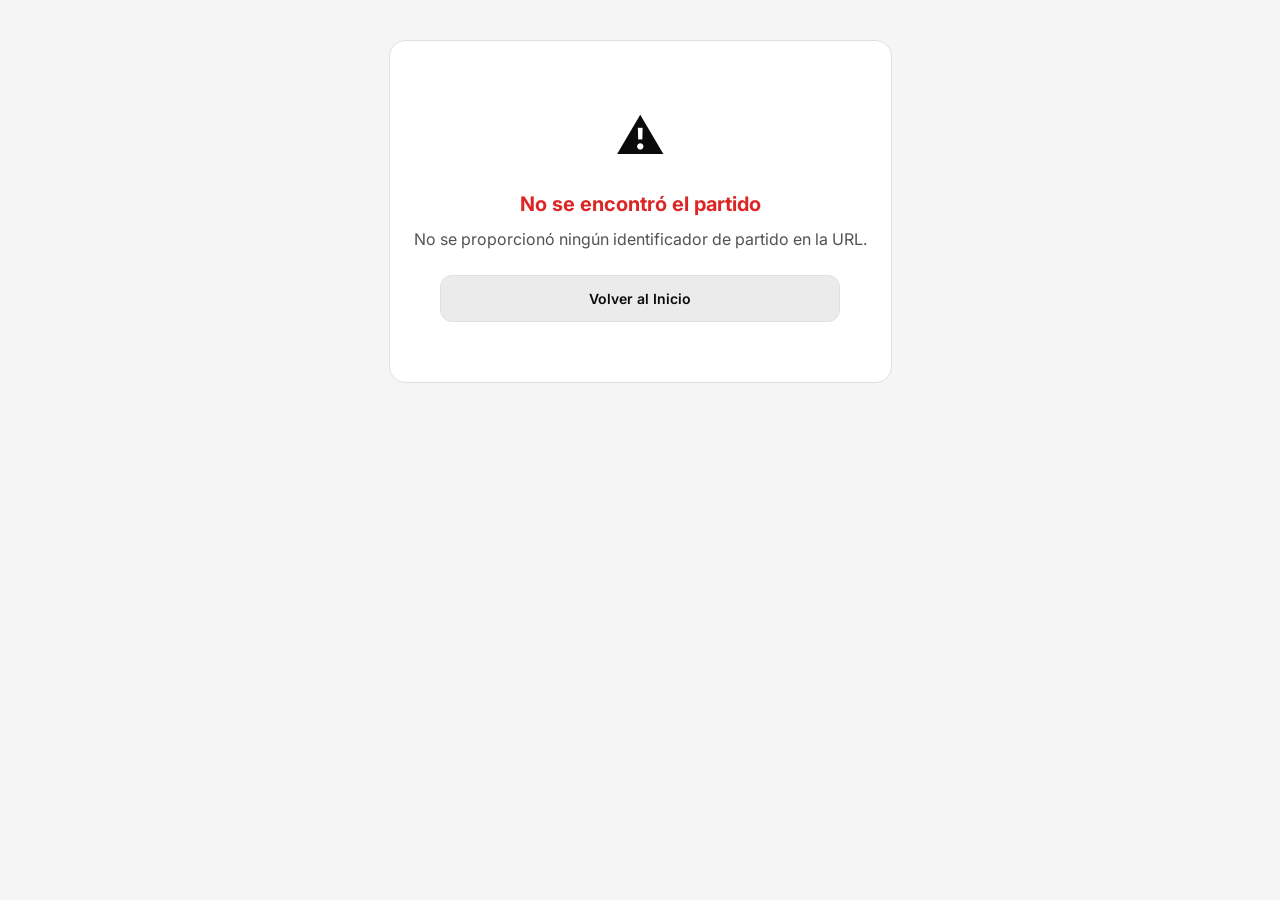
<file: match.html>
<!DOCTYPE html>
<html lang="es-AR">
<head>
  <meta charset="UTF-8">
  <meta name="viewport" content="width=device-width, initial-scale=1.0">
  <meta name="theme-color" content="#1a8c4a">
  <meta name="description" content="Detalle de partido - Club Social y Deportivo Villa Sahores">
  <title>Villa Sahores - Detalle de Partido</title>
  
  <!-- PWA Manifest & Icons -->
  <link rel="manifest" href="manifest.json">
  <link rel="apple-touch-icon" href="images/apple-touch-icon.png">
  <link rel="apple-touch-icon" sizes="180x180" href="images/apple-touch-icon.png">
  <link rel="icon" type="image/png" sizes="192x192" href="images/icon-192.png">
  <link rel="icon" type="image/png" sizes="512x512" href="images/icon-512.png">
  <link rel="shortcut icon" href="images/icon-192.png">

  <link rel="preconnect" href="https://fonts.googleapis.com">
  <link rel="preconnect" href="https://fonts.gstatic.com" crossorigin>
  <link href="https://fonts.googleapis.com/css2?family=Inter:wght@400;500;600;700;800&display=swap" rel="stylesheet">
  <link rel="stylesheet" href="styles.css">
  <style>
    .match-page {
      max-width: 800px;
      margin: 40px auto;
      padding: 0 16px;
    }
    
    .match-header-container {
      text-align: center;
      margin-bottom: 24px;
    }
    
    .match-category-badge {
      display: inline-block;
      font-size: 12px;
      font-weight: 700;
      color: var(--brand-green-light);
      background: rgba(26, 140, 74, 0.15);
      border: 1px solid rgba(26, 140, 74, 0.3);
      padding: 6px 16px;
      border-radius: var(--radius-full);
      text-transform: uppercase;
      letter-spacing: 0.05em;
      margin-bottom: 12px;
    }
    
    .match-date-label {
      font-size: 14px;
      color: var(--text-secondary);
      font-weight: 500;
    }
    
    .match-scoreboard-card {
      background: var(--surface);
      border: 1px solid var(--border);
      border-radius: var(--radius-lg);
      padding: 40px 24px;
      box-shadow: var(--shadow-lg);
      margin-bottom: 24px;
      position: relative;
      overflow: hidden;
    }
    
    .match-scoreboard-card::before {
      content: '';
      position: absolute;
      top: 0;
      left: 0;
      width: 100%;
      height: 4px;
      background: linear-gradient(90deg, var(--brand-green) 0%, var(--brand-green-light) 100%);
    }
    
    .scoreboard-row {
      display: flex;
      align-items: center;
      justify-content: space-between;
      gap: 16px;
    }
    
    .scoreboard-team {
      flex: 1;
      display: flex;
      flex-direction: column;
      align-items: center;
      text-align: center;
    }
    
    .team-logo-wrapper {
      width: 100px;
      height: 100px;
      border-radius: 50%;
      background: var(--bg-alt);
      border: 2px solid var(--border);
      display: flex;
      align-items: center;
      justify-content: center;
      margin-bottom: 16px;
      overflow: hidden;
      box-shadow: var(--shadow-sm);
      transition: transform var(--transition-base);
    }
    
    .scoreboard-team:hover .team-logo-wrapper {
      transform: scale(1.05);
    }
    
    .team-logo-img {
      width: 80px;
      height: 80px;
      object-fit: contain;
    }
    
    .team-logo-placeholder {
      font-size: 32px;
    }
    
    .team-title {
      font-size: 20px;
      font-weight: 800;
      color: var(--text);
      letter-spacing: -0.02em;
    }
    
    .team-title.highlight {
      color: var(--brand-green-light);
    }
    
    .scoreboard-score-wrapper {
      display: flex;
      align-items: center;
      gap: 16px;
    }
    
    .score-number {
      font-size: 64px;
      font-weight: 800;
      color: var(--text);
      font-variant-numeric: tabular-nums;
      line-height: 1;
      letter-spacing: -0.05em;
    }
    
    .score-divider {
      font-size: 24px;
      font-weight: 600;
      color: var(--text-muted);
    }
    
    .match-events-grid {
      display: grid;
      grid-template-columns: 1fr 1fr;
      gap: 24px;
      margin-bottom: 24px;
    }
    
    .event-card {
      background: var(--surface);
      border: 1px solid var(--border);
      border-radius: var(--radius-md);
      padding: 24px;
    }
    
    .event-card-title {
      font-size: 14px;
      font-weight: 700;
      text-transform: uppercase;
      letter-spacing: 0.05em;
      color: var(--text-muted);
      border-bottom: 1px solid var(--border);
      padding-bottom: 12px;
      margin-bottom: 16px;
      display: flex;
      align-items: center;
      gap: 8px;
    }
    
    .event-card-title svg {
      width: 16px;
      height: 16px;
      color: var(--brand-green);
    }
    
    .event-list {
      display: flex;
      flex-direction: column;
      gap: 10px;
    }
    
    .event-item {
      display: flex;
      align-items: center;
      gap: 8px;
      font-size: 14px;
      color: var(--text-secondary);
    }
    
    .event-team-badge {
      font-size: 9px;
      font-weight: 700;
      padding: 2px 6px;
      border-radius: 4px;
      text-transform: uppercase;
    }
    
    .event-team-badge.home {
      background: rgba(42, 133, 244, 0.1);
      color: #4285F4;
    }
    
    .event-team-badge.away {
      background: rgba(220, 38, 38, 0.1);
      color: #dc2626;
    }
    
    .event-icon {
      font-size: 14px;
    }
    
    .event-player {
      font-weight: 600;
      color: var(--text);
    }
    
    .event-detail {
      font-size: 12px;
      color: var(--text-muted);
    }
    
    .referee-card {
      background: var(--surface);
      border: 1px solid var(--border);
      border-radius: var(--radius-md);
      padding: 20px;
      display: flex;
      align-items: center;
      gap: 16px;
      margin-bottom: 32px;
    }
    
    .referee-photo-large {
      width: 56px;
      height: 56px;
      border-radius: 50%;
      object-fit: cover;
      border: 2px solid var(--brand-green);
      box-shadow: var(--shadow-sm);
    }
    
    .referee-placeholder-large {
      width: 56px;
      height: 56px;
      border-radius: 50%;
      background: var(--bg-alt);
      display: flex;
      align-items: center;
      justify-content: center;
      font-size: 24px;
      border: 2px solid var(--border);
    }
    
    .referee-info-block {
      flex: 1;
    }
    
    .referee-label {
      font-size: 11px;
      font-weight: 600;
      text-transform: uppercase;
      color: var(--text-muted);
      letter-spacing: 0.05em;
    }
    
    .referee-fullname {
      font-size: 16px;
      font-weight: 700;
      color: var(--text);
    }
    
    .referee-stats-label {
      font-size: 12px;
      color: var(--text-secondary);
      margin-top: 2px;
    }
    
    .match-action-buttons {
      display: flex;
      flex-direction: column;
      gap: 12px;
      align-items: center;
      margin-top: 40px;
    }
    
    .share-row {
      display: flex;
      gap: 10px;
      width: 100%;
      max-width: 400px;
    }
    
    .btn-match-action {
      flex: 1;
      padding: 12px;
      border-radius: var(--radius-md);
      font-size: 14px;
      font-weight: 600;
      cursor: pointer;
      display: inline-flex;
      align-items: center;
      justify-content: center;
      gap: 8px;
      transition: all var(--transition-fast);
      text-decoration: none;
      border: none;
      color: white;
    }
    
    .btn-match-action.back {
      background: var(--bg-alt);
      color: var(--text);
      border: 1px solid var(--border);
      width: 100%;
      max-width: 400px;
    }
    
    .btn-match-action.back:hover {
      background: var(--border);
      transform: translateY(-1px);
    }
    
    .btn-match-action.copy {
      background: var(--brand-green);
      box-shadow: 0 2px 6px rgba(26, 140, 74, 0.2);
    }
    
    .btn-match-action.copy:hover {
      background: #15733c;
      transform: translateY(-1px);
      box-shadow: 0 4px 12px rgba(26, 140, 74, 0.3);
    }
    
    .btn-match-action.whatsapp {
      background: #25D366;
      box-shadow: 0 2px 6px rgba(37, 211, 102, 0.2);
    }
    
    .btn-match-action.whatsapp:hover {
      background: #128C7E;
      transform: translateY(-1px);
      box-shadow: 0 4px 12px rgba(37, 211, 102, 0.3);
    }
    
    /* Loading and error layouts */
    .match-loader {
      text-align: center;
      padding: 100px 0;
      color: var(--text-muted);
    }
    
    .spinner {
      border: 4px solid rgba(26, 140, 74, 0.1);
      width: 36px;
      height: 36px;
      border-radius: 50%;
      border-left-color: var(--brand-green);
      animation: spin 1s linear infinite;
      margin: 0 auto 16px;
    }
    
    @keyframes spin {
      0% { transform: rotate(0deg); }
      100% { transform: rotate(360deg); }
    }
    
    .match-error-container {
      text-align: center;
      padding: 60px 24px;
      background: var(--surface);
      border: 1px solid var(--border);
      border-radius: var(--radius-lg);
    }
    
    .match-error-icon {
      font-size: 48px;
      margin-bottom: 16px;
    }
    
    .match-error-title {
      font-size: 20px;
      font-weight: 700;
      margin-bottom: 8px;
      color: var(--danger);
    }
    
    @media (max-width: 768px) {
      .match-events-grid {
        grid-template-columns: 1fr;
        gap: 16px;
      }
      
      .score-number {
        font-size: 48px;
      }
      
      .team-logo-wrapper {
        width: 80px;
        height: 80px;
      }
      
      .team-logo-img {
        width: 60px;
        height: 60px;
      }
      
      .team-title {
        font-size: 16px;
      }
      
      .match-scoreboard-card {
        padding: 24px 16px;
      }
    }
    
    /* Planilla Photo Gallery */
    .planillas-grid {
      display: grid;
      grid-template-columns: repeat(auto-fit, minmax(200px, 1fr));
      gap: 16px;
    }
    
    .planilla-thumb {
      position: relative;
      display: block;
      border-radius: var(--radius-md);
      overflow: hidden;
      border: 1px solid var(--border);
      transition: all 0.2s;
      aspect-ratio: 3/4;
    }
    
    .planilla-thumb img {
      width: 100%;
      height: 100%;
      object-fit: cover;
      display: block;
    }
    
    .planilla-thumb:hover {
      transform: translateY(-2px);
      box-shadow: 0 6px 20px rgba(0,0,0,0.3);
      border-color: var(--brand-green);
    }
    
    .planilla-overlay {
      position: absolute;
      bottom: 0;
      left: 0;
      right: 0;
      background: linear-gradient(transparent, rgba(0,0,0,0.8));
      color: #fff;
      padding: 16px 12px 10px;
      font-size: 12px;
      font-weight: 600;
      text-align: center;
      opacity: 0;
      transition: opacity 0.2s;
    }
    
    .planilla-thumb:hover .planilla-overlay {
      opacity: 1;
    }
  </style>
</head>
<body>
  <div class="match-page">
    <!-- Loader -->
    <div id="loader" class="match-loader">
      <div class="spinner"></div>
      <p>Cargando detalles del partido...</p>
    </div>

    <!-- Error Screen -->
    <div id="error-screen" style="display: none;" class="match-error-container">
      <div class="match-error-icon">⚠️</div>
      <h2 class="match-error-title">No se encontró el partido</h2>
      <p style="color: var(--text-secondary); margin-bottom: 24px;" id="error-msg">El ID de partido proporcionado no existe en la base de datos local o no es válido.</p>
      <a href="index.html" class="btn-match-action back">Volver al Inicio</a>
    </div>

    <!-- Match Content (Hidden by default) -->
    <div id="match-content" style="display: none;">
      <!-- Header -->
      <header class="match-header-container">
        <span class="match-category-badge" id="category-badge">CATEGORIA</span>
        <div class="match-date-label" id="match-date-label">FECHA Y HORA</div>
      </header>

      <!-- Scoreboard -->
      <section class="match-scoreboard-card">
        <div class="scoreboard-row">
          <!-- Home Team -->
          <div class="scoreboard-team">
            <div class="team-logo-wrapper" id="home-logo-wrap">
              <span class="team-logo-placeholder">⚽</span>
            </div>
            <h2 class="team-title" id="home-name">LOCAL</h2>
          </div>

          <!-- Score -->
          <div class="scoreboard-score-wrapper">
            <span class="score-number" id="home-score">0</span>
            <span class="score-divider">-</span>
            <span class="score-number" id="away-score">0</span>
          </div>

          <!-- Away Team -->
          <div class="scoreboard-team">
            <div class="team-logo-wrapper" id="away-logo-wrap">
              <span class="team-logo-placeholder">⚽</span>
            </div>
            <h2 class="team-title" id="away-name">VISITANTE</h2>
          </div>
        </div>
      </section>

      <!-- Events -->
      <section class="match-events-grid">
        <!-- Goals Card -->
        <div class="event-card">
          <h3 class="event-card-title">
            <svg viewBox="0 0 24 24" fill="none" stroke="currentColor" stroke-width="2">
              <path d="M12 22c5.523 0 10-4.477 10-10S17.523 2 12 2 2 6.477 2 12s4.477 10 10 10z"></path>
              <circle cx="12" cy="12" r="3"></circle>
            </svg>
            <span>Goles del Partido</span>
          </h3>
          <div class="event-list" id="goals-list"></div>
        </div>

        <!-- Cards Card -->
        <div class="event-card">
          <h3 class="event-card-title">
            <svg viewBox="0 0 24 24" fill="none" stroke="currentColor" stroke-width="2">
              <rect x="3" y="3" width="18" height="18" rx="2" ry="2"></rect>
              <line x1="9" y1="3" x2="9" y2="21"></line>
            </svg>
            <span>Tarjetas y Amonestaciones</span>
          </h3>
          <div class="event-list" id="cards-list"></div>
        </div>
      </section>

      <!-- Referee Info -->
      <section class="referee-card" id="referee-card" style="display: none;">
        <div id="referee-photo-container">
          <span class="referee-placeholder-large">🧑‍⚖️</span>
        </div>
        <div class="referee-info-block">
          <div class="referee-label">Árbitro Principal</div>
          <div class="referee-fullname" id="referee-fullname">Nombre del Árbitro</div>
          <div class="referee-stats-label" id="referee-stats-label">Dirigió 1 partidos de Villa Sahores</div>
        </div>
      </section>

      <!-- Planillas (fotos oficiales) -->
      <section id="planillas-section" style="display: none; margin-bottom: 24px;">
        <h3 class="event-card-title" style="margin-bottom: 16px;">
          <svg viewBox="0 0 24 24" fill="none" stroke="currentColor" stroke-width="2">
            <rect x="3" y="3" width="18" height="18" rx="2" ry="2"></rect>
            <circle cx="8.5" cy="8.5" r="1.5"></circle>
            <polyline points="21 15 16 10 5 21"></polyline>
          </svg>
          <span>Planillas Oficiales</span>
        </h3>
        <div class="planillas-grid" id="planillas-grid"></div>
      </section>

      <!-- Actions / Share -->
      <footer class="match-action-buttons">
        <div class="share-row">
          <button id="btn-copy-link" class="btn-match-action copy">
            🔗 Copiar Enlace
          </button>
          <a id="btn-share-whatsapp" href="#" target="_blank" rel="noopener" class="btn-match-action whatsapp">
            💬 WhatsApp
          </a>
        </div>
        <a href="index.html" class="btn-match-action back">
          ↩️ Volver al Dashboard
        </a>
      </footer>
    </div>
  </div>

  <script src="match.js"></script>
</body>
</html>
</file>
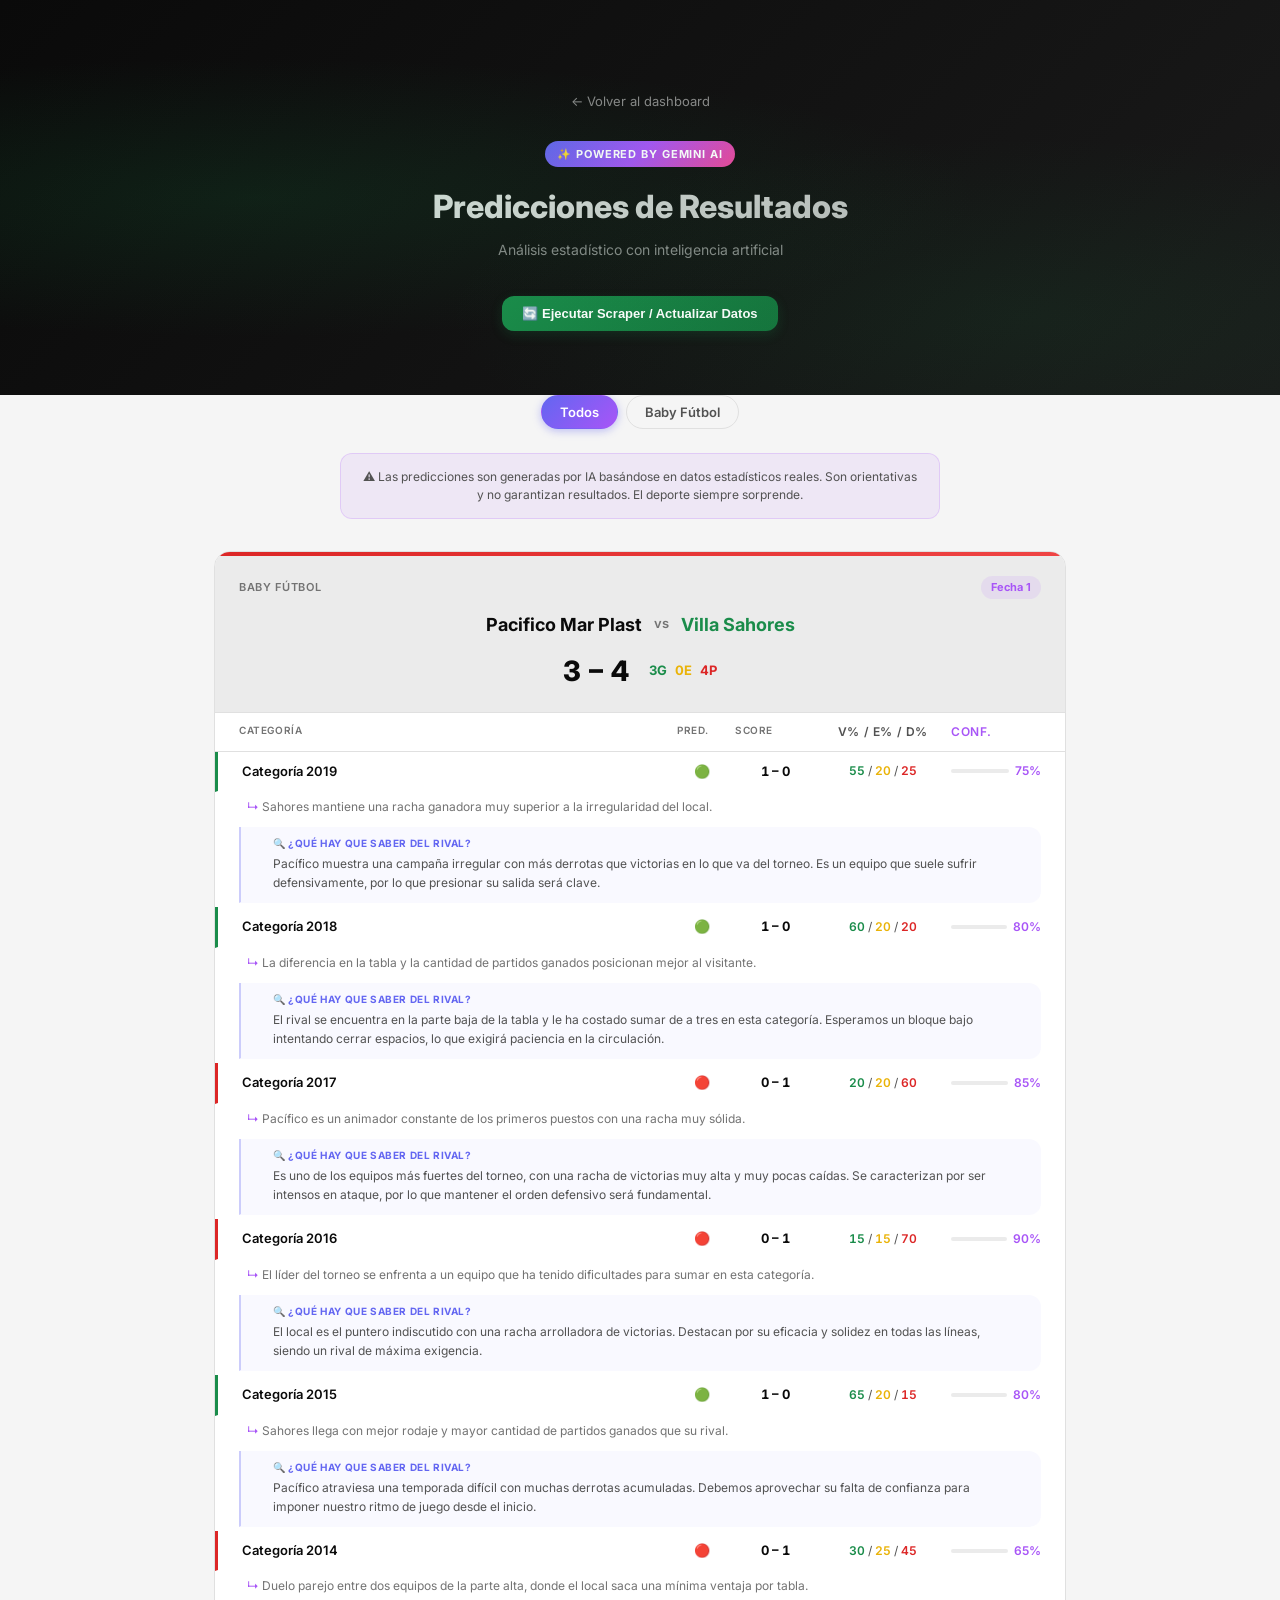
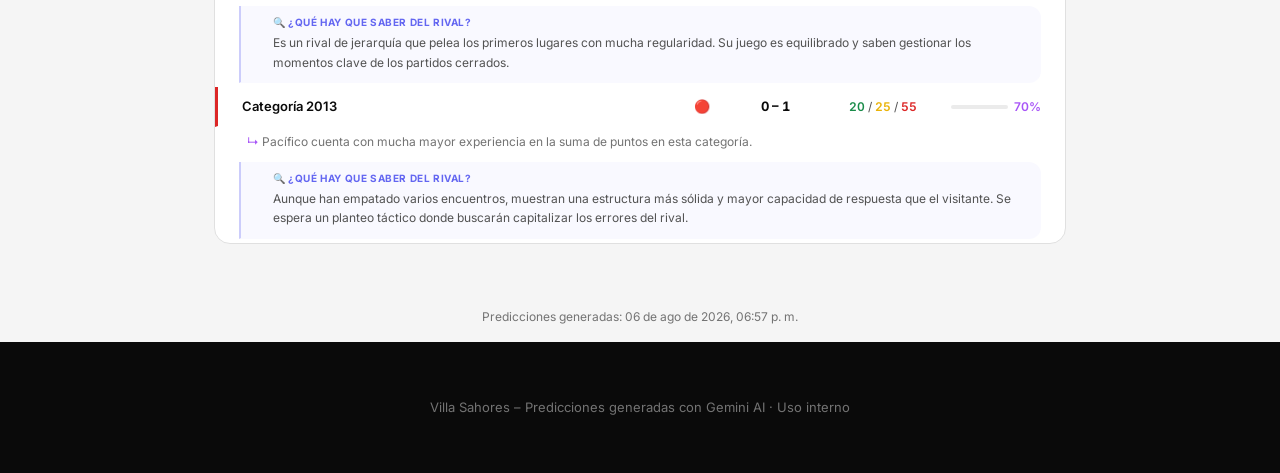
<file: predictions.html>
<!DOCTYPE html>
<html lang="es">
<head>
  <meta charset="UTF-8">
  <meta name="viewport" content="width=device-width, initial-scale=1.0">
  <meta name="robots" content="noindex, nofollow">
  <meta name="theme-color" content="#1a8c4a">
  <title>Villa Sahores - Predicciones AI</title>
  
  <!-- PWA Manifest & Icons -->
  <link rel="manifest" href="manifest.json">
  <link rel="apple-touch-icon" href="images/apple-touch-icon.png">
  <link rel="apple-touch-icon" sizes="180x180" href="images/apple-touch-icon.png">
  <link rel="icon" type="image/png" sizes="192x192" href="images/icon-192.png">
  <link rel="icon" type="image/png" sizes="512x512" href="images/icon-512.png">
  <link rel="shortcut icon" href="images/icon-192.png">

  <link rel="preconnect" href="https://fonts.googleapis.com">
  <link rel="preconnect" href="https://fonts.gstatic.com" crossorigin>
  <link href="https://fonts.googleapis.com/css2?family=Inter:wght@400;500;600;700;800&display=swap" rel="stylesheet">
  <link rel="stylesheet" href="styles.css">
  <style>
    /* ─── Predictions-specific styles ─── */
    .ai-badge {
      display: inline-flex;
      align-items: center;
      gap: 6px;
      background: linear-gradient(135deg, #6366f1 0%, #a855f7 50%, #ec4899 100%);
      color: white;
      font-size: 11px;
      font-weight: 700;
      letter-spacing: 0.08em;
      text-transform: uppercase;
      padding: 5px 12px;
      border-radius: var(--radius-full);
      animation: shimmer 3s ease infinite;
    }

    @keyframes shimmer {
      0%, 100% { opacity: 1; }
      50% { opacity: 0.85; }
    }

    .predictions-hero {
      text-align: center;
      padding: 48px 0 32px;
    }

    .predictions-hero h1 {
      font-size: 32px;
      font-weight: 800;
      background: linear-gradient(135deg, #ffffff 0%, #a3a3a3 100%);
      -webkit-background-clip: text;
      -webkit-text-fill-color: transparent;
      background-clip: text;
      margin-bottom: 8px;
    }

    .predictions-hero p {
      color: rgba(255,255,255,0.5);
      font-size: 14px;
    }

    /* ─── Match Card (grouped) ─── */
    .predictions-list {
      max-width: 900px;
      margin: 0 auto;
      padding: 0 24px 48px;
      display: flex;
      flex-direction: column;
      gap: 24px;
    }

    .match-pred-card {
      background: var(--surface);
      border: 1px solid var(--border);
      border-radius: var(--radius-lg);
      overflow: hidden;
      transition: all 0.3s ease;
    }

    .match-pred-card:hover {
      border-color: rgba(99, 102, 241, 0.4);
      box-shadow: 0 4px 24px rgba(99, 102, 241, 0.08);
    }

    .pred-result-strip {
      height: 4px;
      width: 100%;
    }
    .pred-result-strip.victoria { background: linear-gradient(90deg, var(--brand-green), #22c55e); }
    .pred-result-strip.empate { background: linear-gradient(90deg, #eab308, #facc15); }
    .pred-result-strip.derrota { background: linear-gradient(90deg, #dc2626, #ef4444); }

    /* Match header */
    .match-pred-header {
      padding: 20px 24px;
      border-bottom: 1px solid var(--border);
      background: var(--bg-alt);
    }

    .match-pred-torneo {
      display: flex;
      justify-content: space-between;
      align-items: center;
      margin-bottom: 12px;
    }

    .pred-torneo {
      font-size: 11px;
      font-weight: 600;
      color: var(--text-muted);
      text-transform: uppercase;
      letter-spacing: 0.06em;
    }

    .pred-fecha-num {
      font-size: 11px;
      font-weight: 700;
      color: #a855f7;
      background: rgba(168, 85, 247, 0.1);
      padding: 3px 10px;
      border-radius: var(--radius-full);
    }

    .match-pred-matchup {
      display: flex;
      align-items: center;
      justify-content: center;
      gap: 12px;
      margin-bottom: 12px;
    }

    .match-pred-team {
      font-size: 18px;
      font-weight: 700;
      color: var(--text);
    }

    .match-pred-team.foco { color: var(--brand-green); }

    .match-pred-vs {
      font-size: 13px;
      font-weight: 600;
      color: var(--text-muted);
    }

    .match-pred-summary {
      display: flex;
      align-items: center;
      justify-content: center;
      gap: 20px;
    }

    .summary-score {
      font-size: 28px;
      font-weight: 800;
      color: var(--text);
      font-variant-numeric: tabular-nums;
    }

    .summary-cats {
      display: flex;
      gap: 8px;
      font-size: 13px;
      font-weight: 700;
    }

    .cat-dot.win { color: var(--brand-green); }
    .cat-dot.draw { color: #eab308; }
    .cat-dot.lose { color: #dc2626; }

    /* ─── Category predictions table ─── */
    .cat-preds-table { overflow-x: auto; }

    .cat-preds-header {
      display: grid;
      grid-template-columns: 1fr 50px 80px 120px 90px;
      gap: 8px;
      padding: 10px 24px;
      font-size: 10px;
      font-weight: 600;
      color: var(--text-muted);
      text-transform: uppercase;
      letter-spacing: 0.06em;
      border-bottom: 1px solid var(--border);
      min-width: 500px;
    }

    .cat-pred-row {
      display: grid;
      grid-template-columns: 1fr 50px 80px 120px 90px;
      gap: 8px;
      padding: 10px 24px;
      font-size: 13px;
      align-items: center;
      border-bottom: 1px solid rgba(255,255,255,0.04);
      transition: background 0.2s;
      min-width: 500px;
    }

    .cat-pred-row:hover { background: rgba(255,255,255,0.03); }

    .cat-pred-row.victoria { border-left: 3px solid var(--brand-green); }
    .cat-pred-row.derrota { border-left: 3px solid #dc2626; }
    .cat-pred-row.empate { border-left: 3px solid #eab308; }

    .cat-pred-row .col-cat { font-weight: 600; color: var(--text); }
    .cat-pred-row .col-result { text-align: center; }
    .cat-pred-row .col-score {
      font-weight: 700;
      font-variant-numeric: tabular-nums;
      text-align: center;
      color: var(--text);
    }

    .col-probs {
      font-size: 12px;
      font-variant-numeric: tabular-nums;
      text-align: center;
      color: var(--text-secondary);
    }

    .prob-mini.win { color: var(--brand-green); font-weight: 600; }
    .prob-mini.draw { color: #eab308; font-weight: 600; }
    .prob-mini.lose { color: #dc2626; font-weight: 600; }

    .col-conf {
      display: flex;
      align-items: center;
      gap: 6px;
      font-size: 12px;
      font-weight: 600;
      color: #a855f7;
    }

    .conf-mini-bar {
      flex: 1;
      height: 4px;
      background: var(--bg-alt);
      border-radius: 2px;
      overflow: hidden;
    }

    .conf-mini-fill {
      height: 100%;
      border-radius: 2px;
      background: linear-gradient(90deg, #6366f1, #a855f7);
    }

    .cat-pred-reason {
      padding: 6px 24px 10px 32px;
      font-size: 12px;
      color: var(--text-muted);
      line-height: 1.5;
      border-bottom: 1px solid rgba(255,255,255,0.04);
    }
    .cat-pred-reason::before { content: '↳ '; color: #a855f7; }

    .cat-scouting-rival {
      padding: 8px 24px 10px 32px;
      font-size: 12px;
      color: var(--text-secondary);
      line-height: 1.6;
      border-bottom: 1px solid rgba(255,255,255,0.04);
      background: rgba(99, 102, 241, 0.04);
      border-left: 2px solid rgba(99, 102, 241, 0.3);
      margin-left: 24px;
      margin-right: 24px;
      border-radius: 0 var(--radius-md) var(--radius-md) 0;
      margin-bottom: 4px;
    }

    .scouting-label {
      display: block;
      font-size: 10px;
      font-weight: 700;
      text-transform: uppercase;
      letter-spacing: 0.06em;
      color: #6366f1;
      margin-bottom: 3px;
    }

    /* ─── Filter tabs ─── */
    .filter-row {
      display: flex;
      gap: 8px;
      justify-content: center;
      padding: 0 24px 24px;
      flex-wrap: wrap;
    }

    .filter-btn {
      padding: 8px 18px;
      font-size: 13px;
      font-weight: 600;
      font-family: inherit;
      background: transparent;
      border: 1px solid var(--border);
      border-radius: var(--radius-full);
      cursor: pointer;
      color: var(--text-secondary);
      transition: all 0.2s ease;
    }

    .filter-btn:hover { background: var(--bg-alt); color: var(--text); }

    .filter-btn.active {
      background: linear-gradient(135deg, #6366f1, #a855f7);
      color: white;
      border-color: transparent;
      box-shadow: 0 2px 8px rgba(99, 102, 241, 0.4);
    }

    /* ─── Misc ─── */
    .pred-timestamp {
      text-align: center;
      padding: 16px;
      font-size: 12px;
      color: var(--text-muted);
    }

    .pred-loading {
      text-align: center;
      padding: 80px 24px;
      color: var(--text-muted);
    }

    .pred-loading .spinner {
      width: 40px;
      height: 40px;
      border: 3px solid var(--border);
      border-top-color: #a855f7;
      border-radius: 50%;
      animation: spin 0.8s linear infinite;
      margin: 0 auto 16px;
    }

    @keyframes spin { to { transform: rotate(360deg); } }

    .pred-empty {
      text-align: center;
      padding: 80px 24px;
      color: var(--text-muted);
      font-size: 16px;
    }
    .pred-empty .emoji { font-size: 48px; margin-bottom: 16px; }

    .disclaimer {
      max-width: 600px;
      margin: 0 auto 32px;
      padding: 14px 20px;
      background: rgba(168, 85, 247, 0.08);
      border: 1px solid rgba(168, 85, 247, 0.2);
      border-radius: var(--radius-md);
      font-size: 12px;
      color: var(--text-secondary);
      text-align: center;
      line-height: 1.5;
    }

    .back-link {
      display: inline-flex;
      align-items: center;
      gap: 6px;
      font-size: 13px;
      color: rgba(255,255,255,0.5);
      padding: 12px 0;
      transition: color 0.2s;
    }
    .back-link:hover { color: white; }

    @media (max-width: 600px) {
      .predictions-list { padding: 0 12px 32px; }
      .match-pred-header { padding: 16px; }
      .match-pred-team { font-size: 15px; }
      .summary-score { font-size: 22px; }
      .cat-preds-header, .cat-pred-row { padding-left: 12px; padding-right: 12px; }
      .predictions-hero h1 { font-size: 24px; }
    }

    .btn-trigger-scraper {
      background: linear-gradient(135deg, var(--brand-green) 0%, #15733c 100%);
      color: white;
      border: none;
      padding: 10px 20px;
      font-size: 13px;
      font-weight: 600;
      border-radius: var(--radius-md);
      cursor: pointer;
      display: inline-flex;
      align-items: center;
      gap: 8px;
      margin-top: 16px;
      transition: all var(--transition-fast);
      box-shadow: 0 4px 12px rgba(26, 140, 74, 0.2);
    }
    .btn-trigger-scraper:hover {
      transform: translateY(-1px);
      box-shadow: 0 6px 16px rgba(26, 140, 74, 0.3);
      filter: brightness(1.1);
    }
    .btn-trigger-scraper:active {
      transform: translateY(1px);
    }
    .btn-trigger-scraper.loading {
      pointer-events: none;
      opacity: 0.7;
    }
    .btn-trigger-scraper.loading::after {
      content: "";
      width: 14px;
      height: 14px;
      border: 2px solid white;
      border-top-color: transparent;
      border-radius: 50%;
      animation: spin 0.8s linear infinite;
    }
  </style>
</head>
<body>
  <!-- Hero -->
  <header class="hero">
    <div class="hero-bg"></div>
    <div class="container predictions-hero">
      <a href="index.html" class="back-link">← Volver al dashboard</a>
      <div style="margin-top: 16px">
        <span class="ai-badge">✨ Powered by Gemini AI</span>
      </div>
      <h1 style="margin-top: 16px">Predicciones de Resultados</h1>
      <p>Análisis estadístico con inteligencia artificial</p>
      <div style="margin-top: 20px; display: flex; flex-direction: column; align-items: center; gap: 8px;">
        <button id="btn-trigger-scraper" class="btn-trigger-scraper">🔄 Ejecutar Scraper / Actualizar Datos</button>
        <button id="btn-clear-pat" style="display: none; background: none; border: none; color: rgba(255,255,255,0.4); font-size: 11px; cursor: pointer; text-decoration: underline;">Borrar Token Guardado</button>
      </div>
    </div>
  </header>

  <!-- Filters -->
  <div class="filter-row" id="filter-row"></div>

  <!-- Disclaimer -->
  <div class="disclaimer">
    ⚠️ Las predicciones son generadas por IA basándose en datos estadísticos reales.
    Son orientativas y no garantizan resultados. El deporte siempre sorprende.
  </div>

  <!-- Predictions container -->
  <div id="predictions-container">
    <div class="pred-loading">
      <div class="spinner"></div>
      <p>Cargando predicciones...</p>
    </div>
  </div>

  <!-- Timestamp -->
  <div class="pred-timestamp" id="pred-timestamp"></div>

  <!-- Footer -->
  <footer class="footer">
    <div class="container" style="text-align: center; padding: 24px 0;">
      <p style="color: var(--text-muted); font-size: 13px;">
        Villa Sahores – Predicciones generadas con Gemini AI · Uso interno
      </p>
    </div>
  </footer>

  <script src="predictions.js"></script>
</body>
</html>
</file>
<file: styles.css>
/* ==========================================
   Villa Sahores - FEFI Dashboard
   Modern Design System
   ========================================== */

/* CSS Variables */
:root {
  /* Brand Colors */
  --brand-green: #1a8c4a;
  --brand-green-light: #22a85a;
  --brand-green-dark: #14683a;
  --brand-black: #0a0a0a;
  
  /* Light Theme */
  --bg: #f5f5f5;
  --bg-alt: #ebebeb;
  --surface: #ffffff;
  --surface-elevated: #ffffff;
  --border: #e0e0e0;
  --border-light: #f0f0f0;
  
  --text: #0a0a0a;
  --text-secondary: #525252;
  --text-muted: #737373;
  --text-on-brand: #ffffff;
  
  /* Semantic Colors */
  --success: #16a34a;
  --success-bg: #dcfce7;
  --warning: #ca8a04;
  --warning-bg: #fef9c3;
  --danger: #dc2626;
  --danger-bg: #fee2e2;
  
  /* Effects */
  --shadow-sm: 0 1px 2px rgba(0,0,0,0.04);
  --shadow-md: 0 4px 12px rgba(0,0,0,0.06);
  --shadow-lg: 0 8px 24px rgba(0,0,0,0.08);
  --radius-sm: 8px;
  --radius-md: 12px;
  --radius-lg: 16px;
  --radius-full: 9999px;
  
  /* Transitions */
  --transition-fast: 150ms ease;
  --transition-base: 200ms ease;
}

@media (prefers-color-scheme: dark) {
  :root {
    --bg: #0a0a0a;
    --bg-alt: #171717;
    --surface: #171717;
    --surface-elevated: #1f1f1f;
    --border: #262626;
    --border-light: #1f1f1f;
    
    --text: #fafafa;
    --text-secondary: #a3a3a3;
    --text-muted: #737373;
    
    --success-bg: rgba(22, 163, 74, 0.15);
    --warning-bg: rgba(202, 138, 4, 0.15);
    --danger-bg: rgba(220, 38, 38, 0.15);
    
    --shadow-sm: 0 1px 2px rgba(0,0,0,0.2);
    --shadow-md: 0 4px 12px rgba(0,0,0,0.3);
    --shadow-lg: 0 8px 24px rgba(0,0,0,0.4);
  }
}

/* Reset */
*, *::before, *::after {
  box-sizing: border-box;
  margin: 0;
  padding: 0;
}

/* Base */
html {
  font-family: 'Inter', -apple-system, BlinkMacSystemFont, 'Segoe UI', system-ui, sans-serif;
  background: var(--bg);
  color: var(--text);
  -webkit-font-smoothing: antialiased;
  -moz-osx-font-smoothing: grayscale;
  line-height: 1.5;
  scroll-behavior: smooth;
}

body {
  min-height: 100vh;
  display: flex;
  flex-direction: column;
  overflow-x: hidden;
  max-width: 100vw;
  width: 100%;
}

.container {
  max-width: 1200px;
  margin: 0 auto;
  padding: 0 24px;
  box-sizing: border-box;
  width: 100%;            /* Force container to match parent width, not content width */
}

a {
  color: var(--brand-green);
  text-decoration: none;
  transition: color var(--transition-fast);
}

a:hover {
  color: var(--brand-green-light);
}

/* Sport Selector */
.sport-selector {
  background: var(--brand-black);
  border-bottom: 1px solid rgba(255, 255, 255, 0.1);
  padding: 8px 0;
  padding-top: calc(8px + env(safe-area-inset-top, 0px));
  width: 100%;
}

.sport-selector-row {
  display: flex;
  flex-wrap: nowrap;
  overflow-x: auto;
  -webkit-overflow-scrolling: touch;
  scrollbar-width: none;
  gap: 8px;
  padding: 4px 16px;
  max-width: 100%;
  box-sizing: border-box;
  align-items: center;
  justify-content: flex-start;
}

@media (min-width: 900px) {
  .sport-selector-row {
    justify-content: center;
    max-width: 1000px;
    margin: 0 auto;
  }
}

.sport-selector-row::-webkit-scrollbar {
  display: none;
}

.sport-btn {
  flex: 0 0 auto;
  padding: 8px 16px;
  font-size: 13px;
  font-weight: 600;
  font-family: inherit;
  background: rgba(255, 255, 255, 0.05);
  border: 1px solid rgba(255, 255, 255, 0.08);
  border-radius: var(--radius-full);
  cursor: pointer;
  color: rgba(255, 255, 255, 0.6);
  transition: all var(--transition-base);
  white-space: nowrap;
  text-align: center;
  display: inline-flex;
  align-items: center;
  justify-content: center;
  gap: 6px;
}

.sport-btn:hover {
  background: rgba(255, 255, 255, 0.1);
  color: rgba(255, 255, 255, 0.9);
}

.sport-btn.active {
  background: var(--brand-green);
  border-color: var(--brand-green);
  color: white;
  box-shadow: 0 2px 8px rgba(26, 140, 74, 0.4);
}

@media (max-width: 600px) {
  .sport-selector {
    padding: 8px 0;
  }

  .sport-selector-row {
    display: flex;
    flex-wrap: wrap;
    justify-content: center;
    gap: 6px;
    padding: 4px 8px;
    max-width: 100%;
    width: 100%;
  }

  .sport-selector-row::-webkit-scrollbar {
    display: none;
  }

  .sport-btn {
    flex: 0 1 auto;
    padding: 6px 12px;
    font-size: 11px;
    white-space: nowrap;
    border-radius: var(--radius-full);
    display: inline-flex;
    align-items: center;
    justify-content: center;
  }
}

/* Utility: hide on mobile */
.hide-mobile { }
@media (max-width: 480px) {
  .hide-mobile { display: none; }
}

/* Hero Header */
.hero {
  position: relative;
  background: linear-gradient(135deg, var(--brand-black) 0%, #1a1a1a 100%);
  padding: 32px 0;
  overflow: hidden;
}

.hero-bg {
  position: absolute;
  inset: 0;
  background: 
    radial-gradient(ellipse at 20% 50%, rgba(26, 140, 74, 0.15) 0%, transparent 50%),
    radial-gradient(ellipse at 80% 80%, rgba(26, 140, 74, 0.1) 0%, transparent 40%);
  pointer-events: none;
}

.hero-content {
  position: relative;
  display: flex;
  align-items: center;
  justify-content: space-between;
  gap: 24px;
  flex-wrap: wrap;
}

.hero-left {
  display: flex;
  align-items: center;
  gap: 20px;
}

.club-logo {
  width: 80px;
  height: 80px;
  border-radius: 50%;
  object-fit: cover;
  border: 3px solid var(--brand-green);
  box-shadow: 0 0 20px rgba(26, 140, 74, 0.4);
}

.hero-text h1 {
  font-size: 28px;
  font-weight: 700;
  color: white;
  letter-spacing: -0.02em;
}

.hero-subtitle {
  font-size: 14px;
  color: rgba(255, 255, 255, 0.7);
  margin-top: 4px;
}

.hero-right {
  display: flex;
  flex-direction: column;
  align-items: flex-end;
  gap: 8px;
}

.tournament-badge {
  display: flex;
  align-items: center;
  gap: 12px;
  background: rgba(26, 140, 74, 0.2);
  border: 1px solid rgba(26, 140, 74, 0.4);
  padding: 10px 16px;
  border-radius: var(--radius-full);
}

.badge-label {
  font-size: 14px;
  font-weight: 600;
  color: white;
}

.badge-zona {
  font-size: 12px;
  font-weight: 700;
  color: var(--brand-green-light);
  background: rgba(26, 140, 74, 0.3);
  padding: 4px 10px;
  border-radius: var(--radius-full);
}

.updated {
  font-size: 12px;
  color: rgba(255, 255, 255, 0.5);
}

/* Navigation Bar */
.nav-bar {
  position: sticky;
  top: 0;
  z-index: 100;
  background: var(--surface);
  border-bottom: 1px solid var(--border);
  padding: 12px 0;
  padding-top: calc(12px + env(safe-area-inset-top, 0px));
  backdrop-filter: blur(12px);
}

.cat-selector {
  display: flex;
  gap: 8px;
  overflow-x: auto;
  scrollbar-width: none;
  -webkit-overflow-scrolling: touch;
  padding: 4px;
}

.cat-selector::-webkit-scrollbar {
  display: none;
}

.cat-btn {
  padding: 10px 20px;
  font-size: 14px;
  font-weight: 500;
  font-family: inherit;
  background: transparent;
  border: 1px solid var(--border);
  border-radius: var(--radius-full);
  cursor: pointer;
  color: var(--text-secondary);
  white-space: nowrap;
  transition: all var(--transition-fast);
}

.cat-btn:hover {
  background: var(--bg-alt);
  color: var(--text);
  border-color: var(--text-muted);
}

.cat-btn.active {
  background: var(--brand-green);
  color: white;
  border-color: var(--brand-green);
  box-shadow: 0 2px 8px rgba(26, 140, 74, 0.3);
}

/* Main Content */
.main-content {
  flex: 1;
  padding: 32px 24px;
  min-width: 0;          /* Allow flex child to shrink below content width */
  overflow-x: hidden;    /* Clip any overflowing children */
  max-width: 100%;       /* Never exceed parent width */
}

/* Stats Grid */
.stats-grid {
  display: grid;
  grid-template-columns: repeat(4, 1fr);
  gap: 16px;
  margin-bottom: 32px;
}

.stat-card {
  background: var(--surface);
  border: 1px solid var(--border);
  border-radius: var(--radius-md);
  padding: 20px;
  position: relative;
  overflow: hidden;
  transition: all var(--transition-base);
}

.stat-card:hover {
  border-color: var(--brand-green);
  box-shadow: var(--shadow-md);
}

.stat-card::before {
  content: '';
  position: absolute;
  top: 0;
  left: 0;
  width: 4px;
  height: 100%;
  background: var(--brand-green);
  opacity: 0;
  transition: opacity var(--transition-fast);
}

.stat-card:hover::before {
  opacity: 1;
}

.stat-label {
  font-size: 12px;
  font-weight: 500;
  color: var(--text-muted);
  text-transform: uppercase;
  letter-spacing: 0.05em;
  margin-bottom: 8px;
}

.stat-value {
  font-size: 32px;
  font-weight: 700;
  color: var(--text);
  letter-spacing: -0.02em;
  line-height: 1;
}

.stat-sub {
  font-size: 14px;
  font-weight: 400;
  color: var(--text-muted);
  margin-left: 4px;
}

.stat-value.positive { color: var(--success); }
.stat-value.negative { color: var(--danger); }

/* Two Column Layout */
.two-col {
  display: grid;
  grid-template-columns: 1fr 400px;
  gap: 24px;
  margin-bottom: 24px;
  min-width: 0;          /* Prevent grid from expanding parent */
  max-width: 100%;
}

.col-main {
  display: flex;
  flex-direction: column;
  gap: 24px;
  min-width: 0;          /* Allow grid child to shrink */
}

.col-side {
  display: flex;
  flex-direction: column;
  gap: 24px;
  min-width: 0;          /* Allow grid child to shrink */
}

/* Cards */
.card {
  background: var(--surface);
  border: 1px solid var(--border);
  border-radius: var(--radius-lg);
  overflow: hidden;
}

.card-featured {
  border-color: var(--brand-green);
  box-shadow: 0 0 0 1px var(--brand-green), var(--shadow-md);
}

.card-header {
  display: flex;
  align-items: center;
  justify-content: space-between;
  padding: 16px 20px;
  border-bottom: 1px solid var(--border);
  background: var(--bg-alt);
}

.card-title {
  display: flex;
  align-items: center;
  gap: 10px;
  font-size: 14px;
  font-weight: 600;
  color: var(--text);
}

.icon {
  width: 18px;
  height: 18px;
  color: var(--brand-green);
}

.card-badge {
  font-size: 13px;
  font-weight: 600;
  color: var(--brand-green);
  background: rgba(26, 140, 74, 0.1);
  padding: 6px 12px;
  border-radius: var(--radius-full);
}

.card-tag {
  font-size: 11px;
  font-weight: 500;
  color: var(--text-muted);
  background: var(--surface);
  border: 1px solid var(--border);
  padding: 4px 10px;
  border-radius: var(--radius-full);
}

/* Match Content */
.match-content {
  padding: 24px 20px;
}

.match-teams {
  display: grid;
  grid-template-columns: 1fr auto 1fr;
  align-items: center;
  gap: 20px;
  padding: 16px 0;
}

.team-block {
  text-align: center;
}

.team-name {
  font-size: 18px;
  font-weight: 700;
  color: var(--text);
  margin-bottom: 4px;
}

.team-name.highlight {
  color: var(--brand-green);
}

.team-condition {
  font-size: 11px;
  font-weight: 500;
  color: var(--text-muted);
  text-transform: uppercase;
  letter-spacing: 0.1em;
}

.vs-badge {
  width: 48px;
  height: 48px;
  display: flex;
  align-items: center;
  justify-content: center;
  background: var(--bg-alt);
  border: 2px solid var(--border);
  border-radius: 50%;
  font-size: 12px;
  font-weight: 700;
  color: var(--text-muted);
}

.match-meta {
  display: flex;
  flex-wrap: wrap;
  gap: 16px;
  padding-top: 16px;
  border-top: 1px solid var(--border);
  font-size: 13px;
  color: var(--text-secondary);
}

.match-meta-item {
  display: inline-flex;
  align-items: center;
  gap: 6px;
}

.match-meta-item svg {
  width: 14px;
  height: 14px;
  color: var(--text-muted);
}

.match-prediction {
  margin-top: 16px;
  padding: 14px 16px;
  background: rgba(26, 140, 74, 0.08);
  border: 1px solid rgba(26, 140, 74, 0.2);
  border-radius: var(--radius-md);
  font-size: 13px;
  color: var(--text);
}

.match-prediction strong {
  color: var(--brand-green);
}

/* Scouting Section */
.match-scouting {
  margin-top: 16px;
}

.match-scouting:empty {
  display: none;
}

.scouting-header {
  display: flex;
  align-items: center;
  gap: 8px;
  padding: 12px 16px;
  background: linear-gradient(135deg, rgba(99, 102, 241, 0.08) 0%, rgba(168, 85, 247, 0.08) 100%);
  border: 1px solid rgba(99, 102, 241, 0.2);
  border-radius: var(--radius-md) var(--radius-md) 0 0;
  font-size: 13px;
  font-weight: 700;
  color: #6366f1;
  cursor: pointer;
  transition: all var(--transition-base);
}

@media (prefers-color-scheme: light) {
  .scouting-header {
    color: #4f46e5;
  }
}

.scouting-header:hover {
  background: linear-gradient(135deg, rgba(99, 102, 241, 0.12) 0%, rgba(168, 85, 247, 0.12) 100%);
}

.scouting-header .scouting-icon {
  font-size: 16px;
}

.scouting-header .scouting-toggle {
  margin-left: auto;
  font-size: 11px;
  color: var(--text-muted);
  font-weight: 500;
}

.scouting-list {
  border: 1px solid rgba(99, 102, 241, 0.15);
  border-top: none;
  border-radius: 0 0 var(--radius-md) var(--radius-md);
  overflow: hidden;
  max-height: 2000px;
  transition: max-height 0.4s ease, opacity 0.3s ease;
  opacity: 1;
}

.scouting-item {
  padding: 12px 16px;
  border-bottom: 1px solid rgba(99, 102, 241, 0.08);
  transition: background var(--transition-fast);
}

.scouting-item:last-child {
  border-bottom: none;
}

.scouting-item:hover {
  background: rgba(99, 102, 241, 0.04);
}

.scouting-cat-label {
  display: inline-block;
  font-size: 11px;
  font-weight: 700;
  text-transform: uppercase;
  letter-spacing: 0.04em;
  color: #a855f7;
  background: rgba(168, 85, 247, 0.1);
  padding: 2px 8px;
  border-radius: var(--radius-full);
  margin-bottom: 6px;
}

.scouting-text {
  font-size: 13px;
  line-height: 1.6;
  color: var(--text-secondary);
}

.scouting-empty {
  padding: 16px;
  text-align: center;
  font-size: 12px;
  color: var(--text-muted);
}

.scouting-list.collapsed {
  max-height: 0;
  opacity: 0;
}

/* Form Row */
.form-row {
  display: flex;
  gap: 10px;
  padding: 20px;
  flex-wrap: wrap;
}

.form-pill {
  width: 40px;
  height: 40px;
  border-radius: 50%;
  display: inline-flex;
  align-items: center;
  justify-content: center;
  font-size: 14px;
  font-weight: 700;
  transition: transform var(--transition-fast);
}

.form-pill:hover {
  transform: scale(1.1);
}

.form-pill.W {
  background: var(--success-bg);
  color: var(--success);
}

.form-pill.D {
  background: var(--warning-bg);
  color: var(--warning);
}

.form-pill.L {
  background: var(--danger-bg);
  color: var(--danger);
}

.form-empty {
  padding: 20px;
  font-size: 13px;
  color: var(--text-muted);
  text-align: center;
}

/* Standings Table */
.table-wrapper {
  overflow-x: auto;
}

.standings {
  width: 100%;
  border-collapse: collapse;
  font-size: 14px;
}

.standings th {
  text-align: left;
  padding: 12px 16px;
  font-weight: 500;
  color: var(--text-muted);
  background: var(--bg-alt);
  border-bottom: 1px solid var(--border);
  font-size: 11px;
  text-transform: uppercase;
  letter-spacing: 0.05em;
}

.standings th.center {
  text-align: center;
}

.standings td {
  padding: 14px 16px;
  border-bottom: 1px solid var(--border-light);
  transition: background var(--transition-fast);
}

.standings td.center {
  text-align: center;
}

.standings tbody tr:hover {
  background: var(--bg-alt);
}

.standings tr:last-child td {
  border-bottom: none;
}

.standings tr.highlight {
  background: rgba(26, 140, 74, 0.08);
}

.standings tr.highlight:hover {
  background: rgba(26, 140, 74, 0.12);
}

.standings tr.highlight td {
  font-weight: 600;
}

.standings tr.highlight .team-col {
  color: var(--brand-green);
}

.standings .pts {
  font-weight: 700;
  color: var(--text);
}

.standings .pos {
  color: var(--text-muted);
  font-size: 13px;
  font-weight: 600;
}

.team-col {
  display: flex;
  align-items: center;
  gap: 8px;
}

/* History List */
.history-list {
  display: flex;
  flex-direction: column;
  max-height: 400px;
  overflow-y: auto;
}

.history-item {
  display: flex;
  align-items: center;
  justify-content: space-between;
  gap: 12px;
  padding: 12px 16px;
  border-bottom: 1px solid var(--border-light);
  transition: background var(--transition-fast);
}

.history-item:hover {
  background: var(--bg-alt);
}

.history-item:last-child {
  border-bottom: none;
}

.history-result {
  width: 32px;
  height: 32px;
  min-width: 32px;
  border-radius: var(--radius-sm);
  font-size: 12px;
  font-weight: 700;
  display: inline-flex;
  align-items: center;
  justify-content: center;
  flex-shrink: 0;
}

.history-result.W {
  background: var(--success-bg);
  color: var(--success);
}

.history-result.D {
  background: var(--warning-bg);
  color: var(--warning);
}

.history-result.L {
  background: var(--danger-bg);
  color: var(--danger);
}

.history-rival {
  display: flex;
  flex-direction: column;
  flex: 1;
  min-width: 0;
}

.history-rival-name {
  font-weight: 600;
  font-size: 14px;
  white-space: nowrap;
  overflow: hidden;
  text-overflow: ellipsis;
}

.history-rival-meta {
  font-size: 12px;
  color: var(--text-muted);
  white-space: nowrap;
  overflow: hidden;
  text-overflow: ellipsis;
}

.history-score {
  font-variant-numeric: tabular-nums;
  font-weight: 700;
  font-size: 15px;
  white-space: nowrap;
  background: var(--bg-alt);
  padding: 5px 10px;
  border-radius: var(--radius-sm);
  flex-shrink: 0;
  margin-left: auto;
}

/* Schedule Grid */
.schedule-grid {
  display: grid;
  grid-template-columns: repeat(auto-fill, minmax(280px, 1fr));
  gap: 1px;
  background: var(--border);
}

.schedule-item {
  display: flex;
  align-items: center;
  gap: 12px;
  padding: 16px 20px;
  background: var(--surface);
  transition: background var(--transition-fast);
}

.schedule-item:hover {
  background: var(--bg-alt);
}

.schedule-item.played {
  opacity: 0.5;
}

.schedule-num {
  font-weight: 700;
  font-size: 12px;
  color: var(--brand-green);
  background: rgba(26, 140, 74, 0.1);
  padding: 6px 10px;
  border-radius: var(--radius-sm);
  min-width: 40px;
  text-align: center;
}

.schedule-info {
  flex: 1;
  min-width: 0;
}

.schedule-rival {
  font-weight: 600;
  font-size: 14px;
  display: flex;
  align-items: center;
  gap: 6px;
}

.schedule-condition {
  font-size: 11px;
  font-weight: 500;
  color: var(--text-muted);
}

.schedule-address {
  font-size: 12px;
  color: var(--text-muted);
  margin-top: 4px;
  white-space: nowrap;
  overflow: hidden;
  text-overflow: ellipsis;
}

.schedule-date {
  color: var(--text-secondary);
  font-size: 13px;
  font-weight: 500;
  white-space: nowrap;
}

/* Footer */
footer {
  background: var(--brand-black);
  padding: 32px 0;
  margin-top: auto;
}

.footer-content {
  display: flex;
  align-items: center;
  gap: 20px;
}

.footer-logo {
  width: 48px;
  height: 48px;
  border-radius: 50%;
  object-fit: cover;
  border: 2px solid var(--brand-green);
}

.footer-text p {
  font-size: 14px;
  color: rgba(255, 255, 255, 0.9);
}

.footer-credits {
  font-size: 12px;
  color: rgba(255, 255, 255, 0.5);
  margin-top: 4px;
}

.footer-credits a {
  color: var(--brand-green-light);
}

.footer-about {
  font-size: 12px;
  margin-top: 6px;
}

.footer-about-link {
  color: rgba(255, 255, 255, 0.7);
  text-decoration: none;
  display: inline-flex;
  align-items: center;
  gap: 6px;
  transition: color var(--transition-fast);
}

.footer-about-link:hover {
  color: var(--brand-green-light);
  text-decoration: underline;
}

/* Loading State */
.loading {
  text-align: center;
  padding: 60px 20px;
  color: var(--text-muted);
}

/* Responsive */
@media (max-width: 1024px) {
  .two-col {
    grid-template-columns: 1fr;
  }
  
  .col-side {
    display: grid;
    grid-template-columns: repeat(2, 1fr);
  }
}

@media (max-width: 768px) {
  .stats-grid {
    grid-template-columns: repeat(2, 1fr);
  }
  
  .col-side {
    grid-template-columns: 1fr;
  }
  
  .hero-content {
    flex-direction: column;
    align-items: flex-start;
  }
  
  .hero-right {
    align-items: flex-start;
  }
  
  .container {
    padding: 0 16px;
  }
  
  .main-content {
    padding: 24px 16px;
  }
}

@media (max-width: 480px) {
  .stats-grid {
    grid-template-columns: 1fr 1fr;
    gap: 12px;
  }
  
  .stat-card {
    padding: 16px;
  }
  
  .stat-value {
    font-size: 24px;
  }
  
  .hero-text h1 {
    font-size: 22px;
  }
  
  .club-logo {
    width: 64px;
    height: 64px;
  }
  
  .match-teams {
    gap: 12px;
  }
  
  .team-name {
    font-size: 15px;
  }
  
  .standings th,
  .standings td {
    padding: 10px 12px;
    font-size: 13px;
  }
  
  .footer-content {
    flex-direction: column;
    text-align: center;
  }
}

/* Futsal Extras */
.location-link {
  color: var(--brand-green-light);
  text-decoration: none;
  font-size: 14px;
  display: inline-flex;
  align-items: center;
  gap: 6px;
  transition: opacity 0.2s;
}

.location-link:hover {
  opacity: 0.8;
  text-decoration: underline;
}

.history-score-wrap {
  display: flex;
  flex-direction: column;
  align-items: flex-end;
  gap: 4px;
}

.btn-planilla {
  background: var(--bg-alt);
  color: var(--text-secondary);
  font-size: 11px;
  padding: 4px 8px;
  border-radius: 4px;
  text-decoration: none;
  border: 1px solid var(--border-color);
  transition: all 0.2s;
}

.btn-planilla:hover {
  background: var(--border-color);
  color: var(--text-primary);
}

.schedule-venue {
  font-size: 11px;
  color: var(--text-muted);
  margin-top: 2px;
}

/* Match actions / Compartir */
.match-actions {
  margin-top: 20px;
  padding-top: 16px;
  border-top: 1px solid var(--border);
  display: flex;
  justify-content: center;
}
.share-actions-wrapper {
  display: flex;
  align-items: center;
  gap: 10px;
  position: relative;
}
.btn-share-main {
  background: var(--brand-green);
  color: white;
  border: none;
  padding: 10px 16px;
  font-size: 13px;
  font-weight: 600;
  border-radius: var(--radius-md);
  cursor: pointer;
  display: inline-flex;
  align-items: center;
  gap: 8px;
  transition: all var(--transition-fast);
  box-shadow: 0 2px 6px rgba(26, 140, 74, 0.2);
}
.btn-share-main:hover {
  background: #15733c;
  transform: translateY(-1px);
  box-shadow: 0 4px 12px rgba(26, 140, 74, 0.3);
}
.btn-share-social {
  width: 38px;
  height: 38px;
  border-radius: var(--radius-md);
  display: inline-flex;
  align-items: center;
  justify-content: center;
  transition: all var(--transition-fast);
  color: white;
  text-decoration: none;
}
.btn-share-social.whatsapp {
  background: #25D366;
  box-shadow: 0 2px 6px rgba(37, 211, 102, 0.2);
}
.btn-share-social.whatsapp:hover {
  background: #128C7E;
  transform: translateY(-1px);
  box-shadow: 0 4px 12px rgba(37, 211, 102, 0.3);
}
.btn-share-social.telegram {
  background: #0088cc;
  box-shadow: 0 2px 6px rgba(0, 136, 204, 0.2);
}
.btn-share-social.telegram:hover {
  background: #006699;
  transform: translateY(-1px);
  box-shadow: 0 4px 12px rgba(0, 136, 204, 0.3);
}
.icon-share { width: 16px; height: 16px; }
.icon-social { width: 18px; height: 18px; }
.share-toast {
  position: absolute;
  bottom: 120%;
  left: 50%;
  transform: translateX(-50%) translateY(10px);
  background: var(--brand-black);
  color: white;
  padding: 8px 16px;
  border-radius: var(--radius-md);
  font-size: 12px;
  font-weight: 500;
  white-space: nowrap;
  opacity: 0;
  pointer-events: none;
  transition: all 0.3s cubic-bezier(0.175, 0.885, 0.32, 1.275);
  box-shadow: var(--shadow-lg);
  border: 1px solid var(--border);
}
.share-toast.show {
  opacity: 1;
  transform: translateX(-50%) translateY(0);
}

.btn-share-social.google-calendar {
  background: #4285F4;
  box-shadow: 0 2px 6px rgba(66, 133, 244, 0.2);
}
.btn-share-social.google-calendar:hover {
  background: #357ae8;
  transform: translateY(-1px);
  box-shadow: 0 4px 12px rgba(66, 133, 244, 0.3);
}

.btn-share-social.instagram {
  background: radial-gradient(circle at 30% 107%, #fdf497 0%, #fdf497 5%, #fd5949 45%, #d6249f 60%, #285AEB 90%);
  box-shadow: 0 2px 6px rgba(214, 36, 159, 0.2);
  border: none;
  cursor: pointer;
}
.btn-share-social.instagram:hover {
  transform: translateY(-1px);
  box-shadow: 0 4px 12px rgba(214, 36, 159, 0.3);
  filter: brightness(1.1);
}

/* Futsal Statistics & Leaderboard Styles */
#futsal-stats-card {
  margin-top: 24px;
}

#futsal-stats-table th.center,
#futsal-stats-table td.center {
  text-align: center;
}

#futsal-stats-table tr:hover {
  background: var(--bg-alt);
}

/* Ver Ficha button in history sidebar */
.history-ficha-btns {
  display: flex;
  align-items: center;
  margin-left: auto;
  padding-left: 8px;
}

.btn-ver-ficha {
  display: inline-flex;
  align-items: center;
  gap: 4px;
  background: rgba(26, 140, 74, 0.12);
  color: var(--brand-green-light);
  font-size: 11px;
  font-weight: 600;
  padding: 4px 10px;
  border-radius: var(--radius-sm);
  text-decoration: none;
  border: 1px solid rgba(26, 140, 74, 0.25);
  transition: all 0.2s;
  white-space: nowrap;
}

.btn-ver-ficha:hover {
  background: rgba(26, 140, 74, 0.25);
  color: #fff;
  transform: translateY(-1px);
  box-shadow: 0 2px 8px rgba(26, 140, 74, 0.15);
}

.details-empty-msg,
.details-empty {
  font-size: 12px;
  color: var(--text-muted);
  font-style: italic;
  padding: 4px 0;
}

/* Scouting Recent Matches */
.scouting-matches-title {
  padding: 12px 16px 6px 16px;
  font-size: 11px;
  font-weight: 700;
  text-transform: uppercase;
  letter-spacing: 0.05em;
  color: var(--text-muted);
  border-top: 1px dashed rgba(99, 102, 241, 0.15);
  background: rgba(99, 102, 241, 0.02);
}

.scouting-match-item {
  display: grid;
  grid-template-columns: auto 1fr auto auto;
  align-items: center;
  gap: 12px;
  padding: 10px 16px;
  border-bottom: 1px solid rgba(99, 102, 241, 0.05);
  background: rgba(99, 102, 241, 0.02);
  font-size: 13px;
}

.scouting-match-item:last-child {
  border-bottom: none;
}

.scouting-match-item:hover {
  background: rgba(99, 102, 241, 0.05);
}

.scouting-match-badge {
  padding: 4px 8px;
  min-width: 58px;
  border-radius: var(--radius-sm);
  font-size: 10px;
  font-weight: 700;
  display: inline-flex;
  align-items: center;
  justify-content: center;
  text-align: center;
}

.scouting-match-badge.W {
  background: var(--success-bg);
  color: var(--success);
}

.scouting-match-badge.D {
  background: var(--warning-bg);
  color: var(--warning);
}

.scouting-match-badge.L {
  background: var(--danger-bg);
  color: var(--danger);
}

.scouting-match-info {
  display: flex;
  flex-direction: column;
  min-width: 0;
}

.scouting-match-rival {
  font-weight: 600;
  color: var(--text);
  white-space: nowrap;
  overflow: hidden;
  text-overflow: ellipsis;
}

.scouting-match-meta {
  font-size: 11px;
  color: var(--text-muted);
}

.scouting-match-score {
  font-variant-numeric: tabular-nums;
  font-weight: 700;
  background: var(--bg-alt);
  padding: 4px 8px;
  border-radius: var(--radius-sm);
  color: var(--text);
  font-size: 12px;
}

/* Sub Tournament Selector for Futsal */
.sub-tournament-container {
  background: var(--brand-black);
  border-bottom: 1px solid var(--border-light);
  padding: 12px 0;
  overflow: hidden;
  width: 100%;
  max-width: 100%;
  box-sizing: border-box;
}

.sub-tournament-selector {
  display: flex;
  flex-wrap: wrap;
  gap: 8px;
  justify-content: center;
  width: 100%;
  max-width: 100%;
  box-sizing: border-box;
  padding: 0 8px;
}

.sub-tab-btn {
  background: rgba(255, 255, 255, 0.04);
  border: 1px solid rgba(255, 255, 255, 0.08);
  color: var(--text-secondary);
  font-size: 13px;
  font-weight: 600;
  padding: 8px 16px;
  border-radius: var(--radius-md);
  cursor: pointer;
  display: inline-flex;
  align-items: center;
  gap: 6px;
  transition: all var(--transition-fast);
  white-space: nowrap;
  flex: 0 1 auto;
  max-width: 100%;
  box-sizing: border-box;
}

.sub-tab-btn:hover {
  background: rgba(255, 255, 255, 0.08);
  color: var(--text);
  transform: translateY(-1px);
}

.sub-tab-btn.active {
  background: rgba(26, 140, 74, 0.15);
  border-color: var(--brand-green);
  color: var(--brand-green-light);
  box-shadow: 0 0 12px rgba(26, 140, 74, 0.15);
}

/* FEFI & Futsal Announcement Banner */
.announcement-banner, .clausura-banner {
  background: linear-gradient(135deg, rgba(99, 102, 241, 0.15), rgba(168, 85, 247, 0.15));
  border-bottom: 1px solid rgba(99, 102, 241, 0.25);
  padding: 10px 0;
  animation: fadeIn 0.3s ease-out;
}

.announcement-banner-content, .clausura-banner-content {
  display: flex;
  align-items: center;
  justify-content: center;
  text-align: center;
  gap: 12px;
  font-size: 13px;
  color: var(--text, #f8fafc);
}

.announcement-banner-icon, .clausura-banner-icon {
  font-size: 16px;
  flex-shrink: 0;
}

.announcement-banner-text, .clausura-banner-text {
  line-height: 1.4;
}

.announcement-banner-close, .clausura-banner-close {
  background: transparent;
  border: none;
  color: var(--text-muted, #94a3b8);
  font-size: 14px;
  cursor: pointer;
  padding: 4px 8px;
  border-radius: var(--radius-sm, 4px);
  transition: all var(--transition-fast, 0.2s);
  flex-shrink: 0;
}

.announcement-banner-close:hover, .clausura-banner-close:hover {
  background: rgba(255, 255, 255, 0.15);
  color: #fff;
}

/* Mobile Optimization & Anti-Overflow — consolidated ruleset */
html, body {
  max-width: 100vw;
  overflow-x: hidden !important;
}

.team-block {
  min-width: 0;
}

.team-name {
  word-break: break-word;
  overflow-wrap: break-word;
}

.announcement-banner-text, .clausura-banner-text {
  line-height: 1.4;
  min-width: 0;
  flex: 1 1 auto;
}

/* Sub-tournament selector: wraps cleanly on narrow screens */
.sub-tournament-selector {
  display: flex;
  flex-wrap: wrap;
  gap: 8px;
  justify-content: center;
  width: 100%;
  max-width: 100%;
  box-sizing: border-box;
  padding: 4px 8px;
}

.sub-tab-btn {
  flex: 1 1 auto;
  max-width: 100%;
  text-align: center;
  justify-content: center;
  box-sizing: border-box;
  white-space: normal;
  padding: 8px 14px;
  font-size: 12px;
}

/* Tables always scroll internally, never push parent */
.table-wrapper,
#futsal-stats-table-wrapper,
.standings-wrapper {
  width: 100%;
  max-width: 100%;
  overflow-x: auto;
  -webkit-overflow-scrolling: touch;
  display: block;
  box-sizing: border-box;
}

@media (max-width: 600px) {
  /* Sub-tournament: stack vertically on phones */
  .sub-tournament-selector {
    flex-direction: column;
    align-items: stretch;
    padding: 4px 12px;
  }

  .sub-tab-btn {
    width: 100%;
    text-align: center;
  }

  /* Compact match card on small screens */
  .match-content {
    padding: 16px 12px;
  }

  .match-teams {
    gap: 8px;
  }

  .team-name {
    font-size: 14px;
  }

  /* Compact main content padding */
  .main-content {
    padding: 16px 12px;
  }

  .container {
    padding: 0 12px;
  }

  /* Scouting and history items don't overflow */
  .scouting-item,
  .scouting-match-item,
  .history-item {
    overflow: hidden;
    max-width: 100%;
  }

  /* Match meta row wraps instead of overflows */
  .match-meta {
    flex-wrap: wrap;
  }

  /* History item compact & perfectly readable on mobile */
  .history-item {
    padding: 10px 10px;
    gap: 8px;
  }

  .history-result {
    width: 26px;
    height: 26px;
    min-width: 26px;
    font-size: 11px;
  }

  .history-rival-name {
    font-size: 13px;
  }

  .history-rival-meta {
    font-size: 11px;
  }

  .history-score {
    font-size: 13px;
    padding: 4px 8px;
  }

  /* Center footer content on mobile */
  footer .footer-content {
    flex-direction: column;
    text-align: center;
    justify-content: center;
    gap: 12px;
  }

  footer .footer-text {
    text-align: center;
  }

  footer .footer-about-link {
    justify-content: center;
  }
}

@media (max-width: 400px) {
  .sub-tab-btn {
    font-size: 11px;
    padding: 7px 10px;
  }

  .team-name {
    font-size: 13px;
  }
}
</file>
